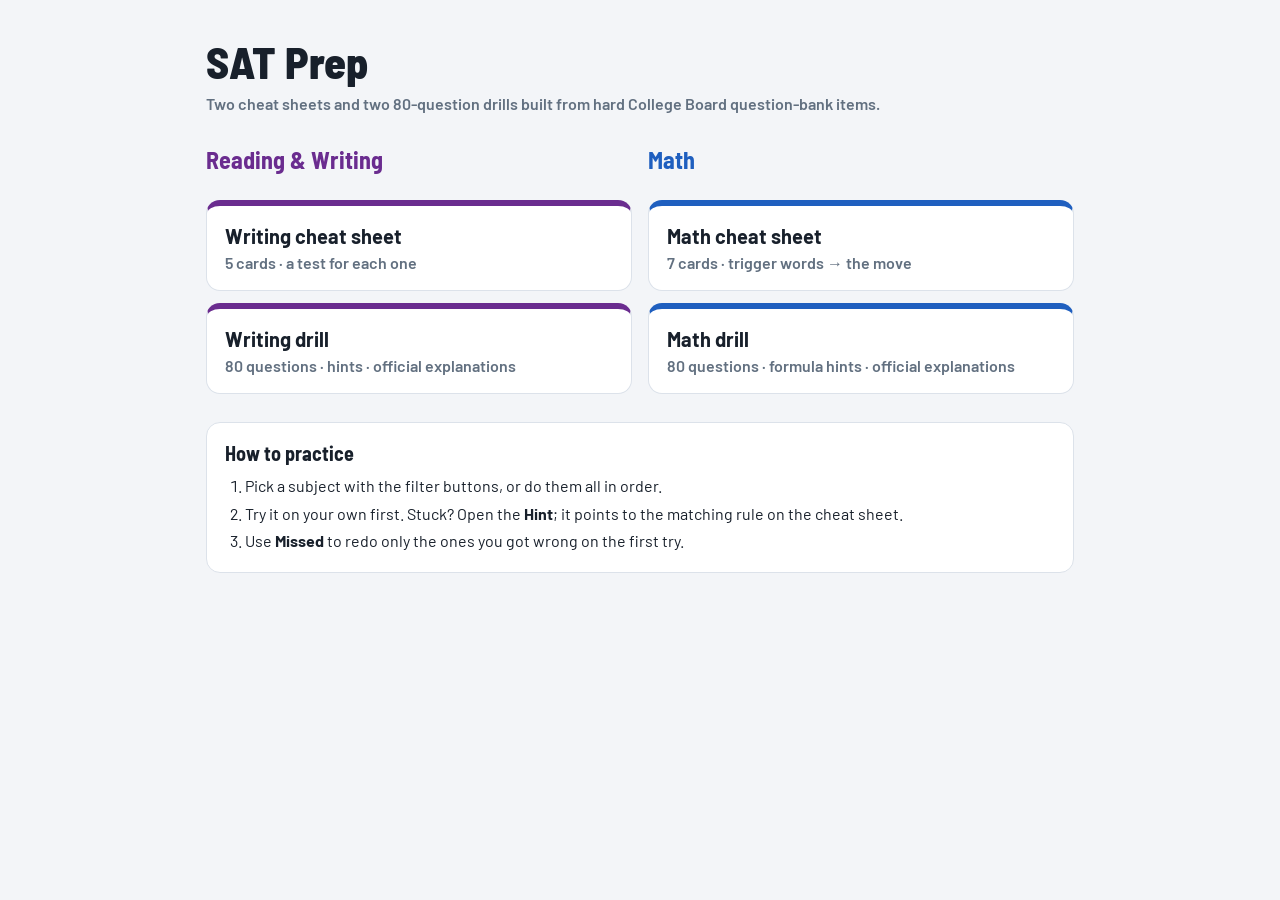
<file: index.html>
<!doctype html>
<html lang="en">
<head>
<meta charset="utf-8">
<meta name="viewport" content="width=device-width, initial-scale=1, viewport-fit=cover">
<title>SAT Prep</title>
<link rel="stylesheet" href="https://fonts.googleapis.com/css2?family=Barlow+Semi+Condensed:wght@700;800&family=Barlow:wght@500;600;700&display=swap">
<style>
:root{--paper:#F3F5F8;--card:#FFFFFF;--ink:#18202B;--muted:#627080;--line:#DCE2EA;--w:#6A2C8F;--m:#1F5FBF}
@media (prefers-color-scheme: dark){:root{--paper:#10151C;--card:#19212B;--ink:#EAEFF5;--muted:#A0ADBC;--line:#2C3644;--w:#C08BE6;--m:#7FB0FF;color-scheme:dark}}
*{box-sizing:border-box} body{margin:0;background:var(--paper);color:var(--ink);font-family:"Barlow","Helvetica Neue",Arial,sans-serif;font-size:16px;line-height:1.45}
.wrap{max-width:900px;margin:0 auto;padding:40px max(16px,env(safe-area-inset-right,0px)) 60px max(16px,env(safe-area-inset-left,0px))}
h1{font-family:"Barlow Semi Condensed","Arial Narrow",Arial,sans-serif;font-size:44px;font-weight:800;margin:0;line-height:1}
.sub{color:var(--muted);font-weight:600;margin:8px 0 28px}
.grid{display:grid;grid-template-columns:repeat(2,minmax(0,1fr));gap:16px}
h2{font-family:"Barlow Semi Condensed","Arial Narrow",Arial,sans-serif;font-size:24px;margin:0 0 10px;color:var(--k)}
.col{display:grid;gap:12px;align-content:start}
a.c{display:block;background:var(--card);border:1px solid var(--line);border-top:6px solid var(--k);border-radius:14px;padding:16px 18px;color:var(--ink);text-decoration:none;transition:transform .12s}
a.c:hover{transform:translateY(-2px)} a.c:focus-visible{outline:3px solid var(--ink);outline-offset:2px}
a.c b{display:block;font-size:20px} a.c span{color:var(--muted);font-weight:600}
.w{--k:var(--w)} .m{--k:var(--m)}
.how{margin-top:28px;background:var(--card);border:1px solid var(--line);border-radius:14px;padding:16px 18px}
.how h3{margin:0 0 6px;font-family:"Barlow Semi Condensed","Arial Narrow",Arial,sans-serif;font-size:20px}
.how ol{margin:0;padding-left:20px} .how li{margin:4px 0}
@media (max-width:600px){.grid{grid-template-columns:1fr} h1{font-size:34px}}
@media (prefers-reduced-motion:reduce){a.c{transition:none}}
</style>
</head>
<body>
<div class="wrap">
<h1>SAT Prep</h1>
<p class="sub">Two cheat sheets and two 80-question drills built from hard College Board question-bank items.</p>
<div class="grid">
  <div class="col w"><h2>Reading &amp; Writing</h2>
    <a class="c w" href="writing-playbook.html"><b>Writing cheat sheet</b><span>5 cards · a test for each one</span></a>
    <a class="c w" href="writing-drill.html"><b>Writing drill</b><span>80 questions · hints · official explanations</span></a></div>
  <div class="col m"><h2>Math</h2>
    <a class="c m" href="math-playbook.html"><b>Math cheat sheet</b><span>7 cards · trigger words → the move</span></a>
    <a class="c m" href="math-drill.html"><b>Math drill</b><span>80 questions · formula hints · official explanations</span></a></div>
</div>
<div class="how"><h3>How to practice</h3><ol>
  <li>Pick a subject with the filter buttons, or do them all in order.</li>
  <li>Try it on your own first. Stuck? Open the <b>Hint</b>; it points to the matching rule on the cheat sheet.</li>
  <li>Use <b>Missed</b> to redo only the ones you got wrong on the first try.</li>
</ol></div>
</div>
</body>
</html>
</file>
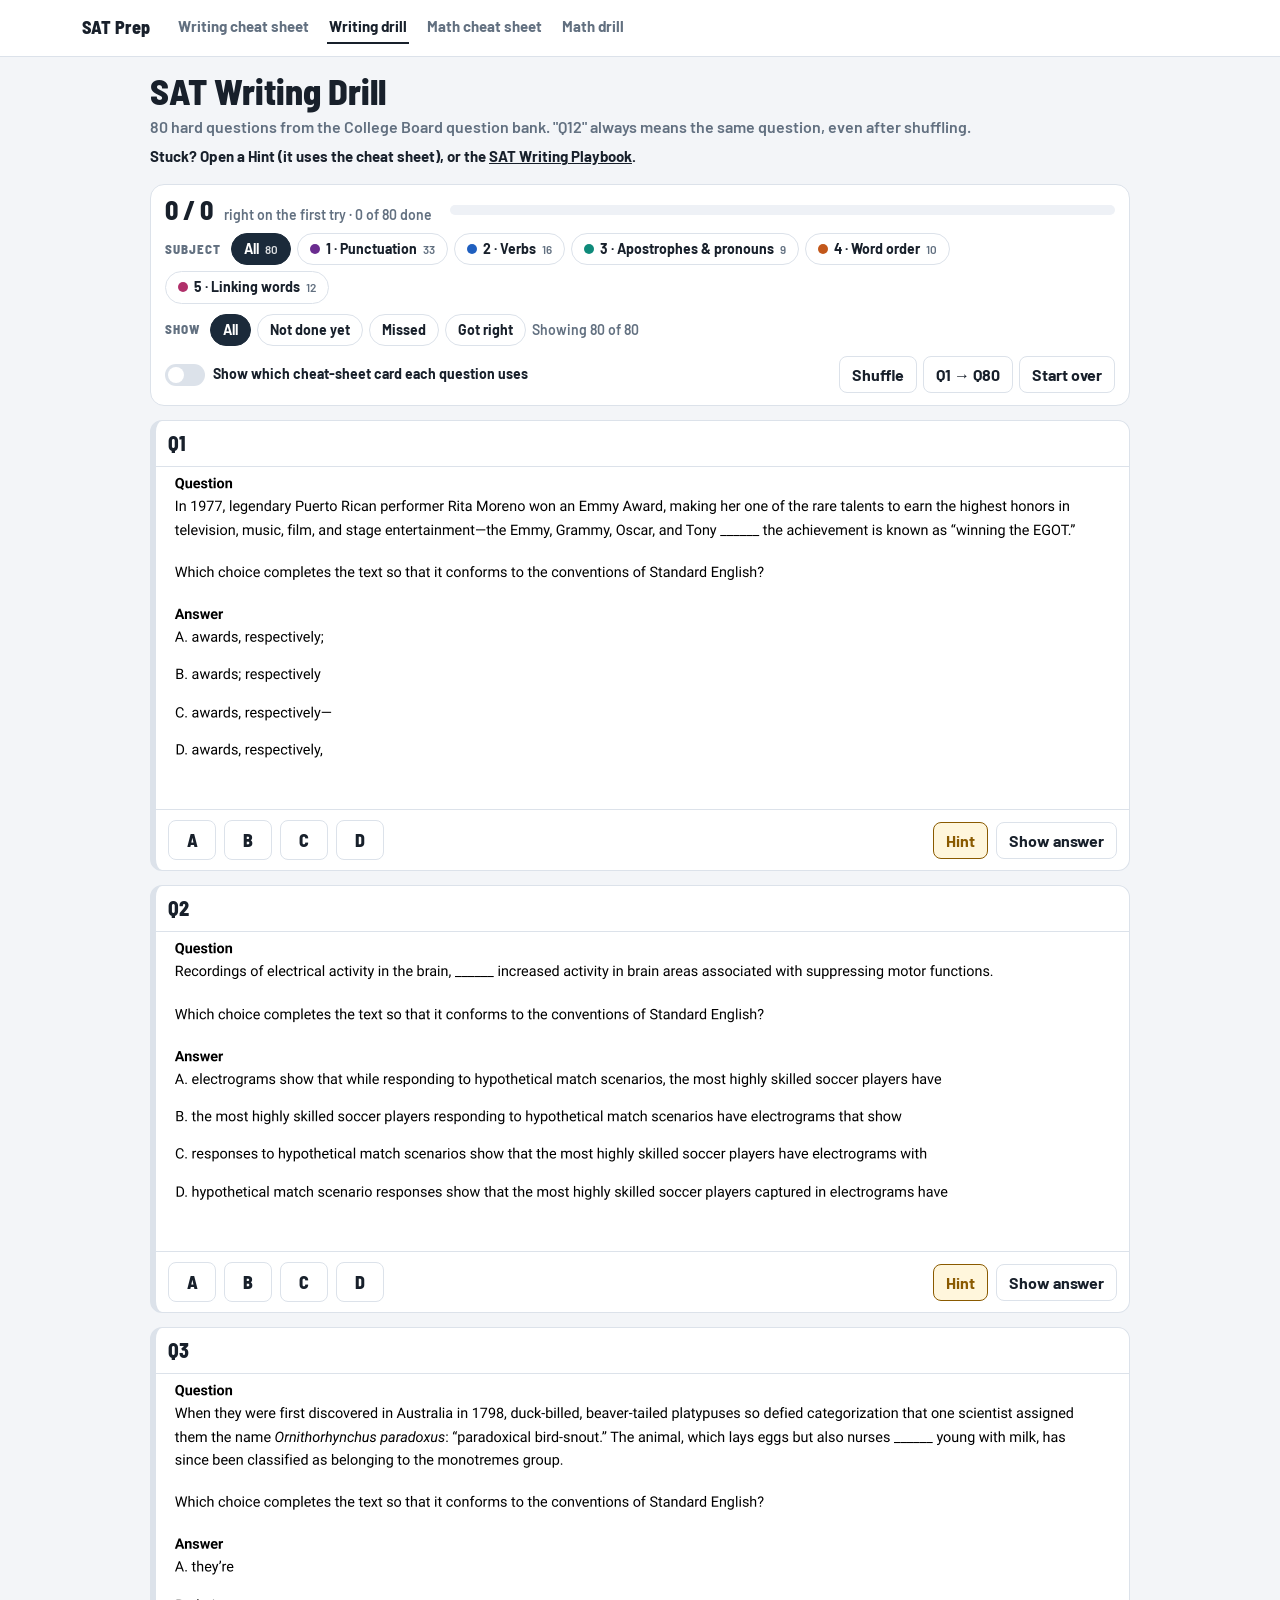
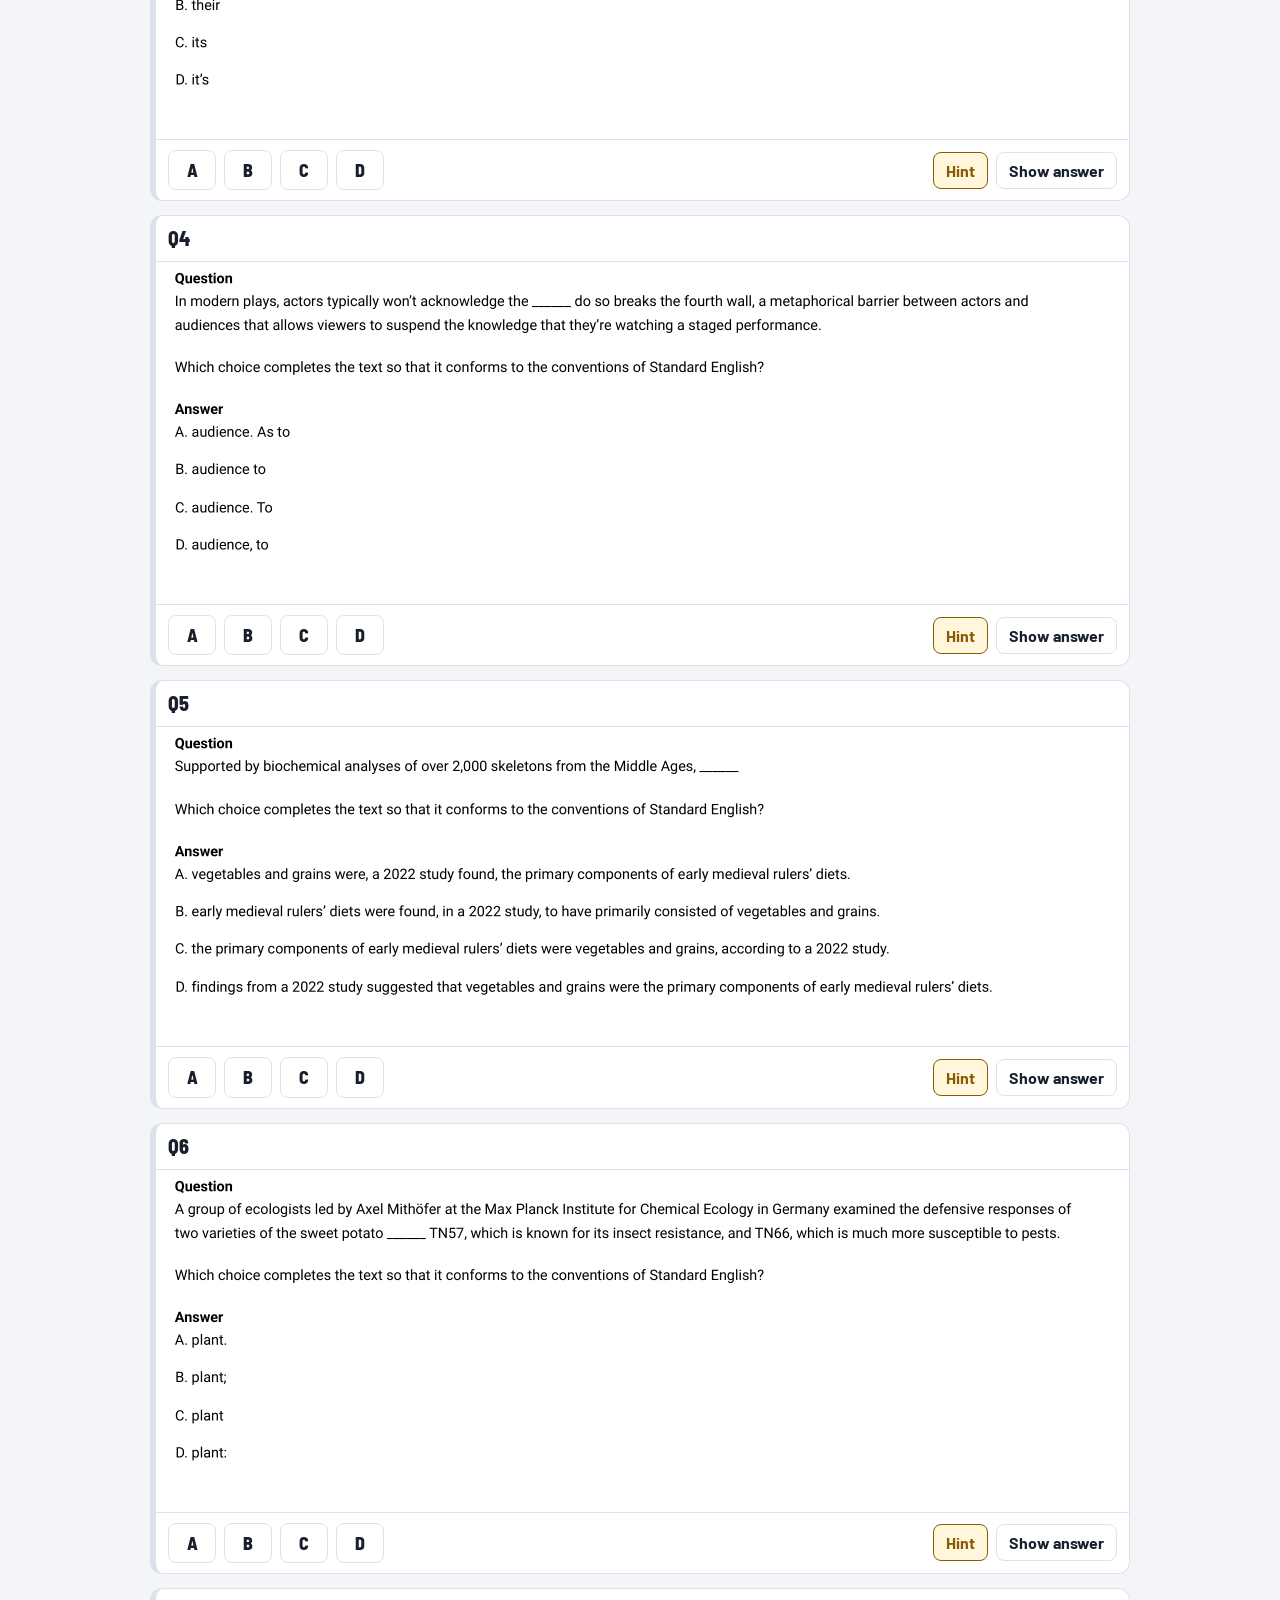
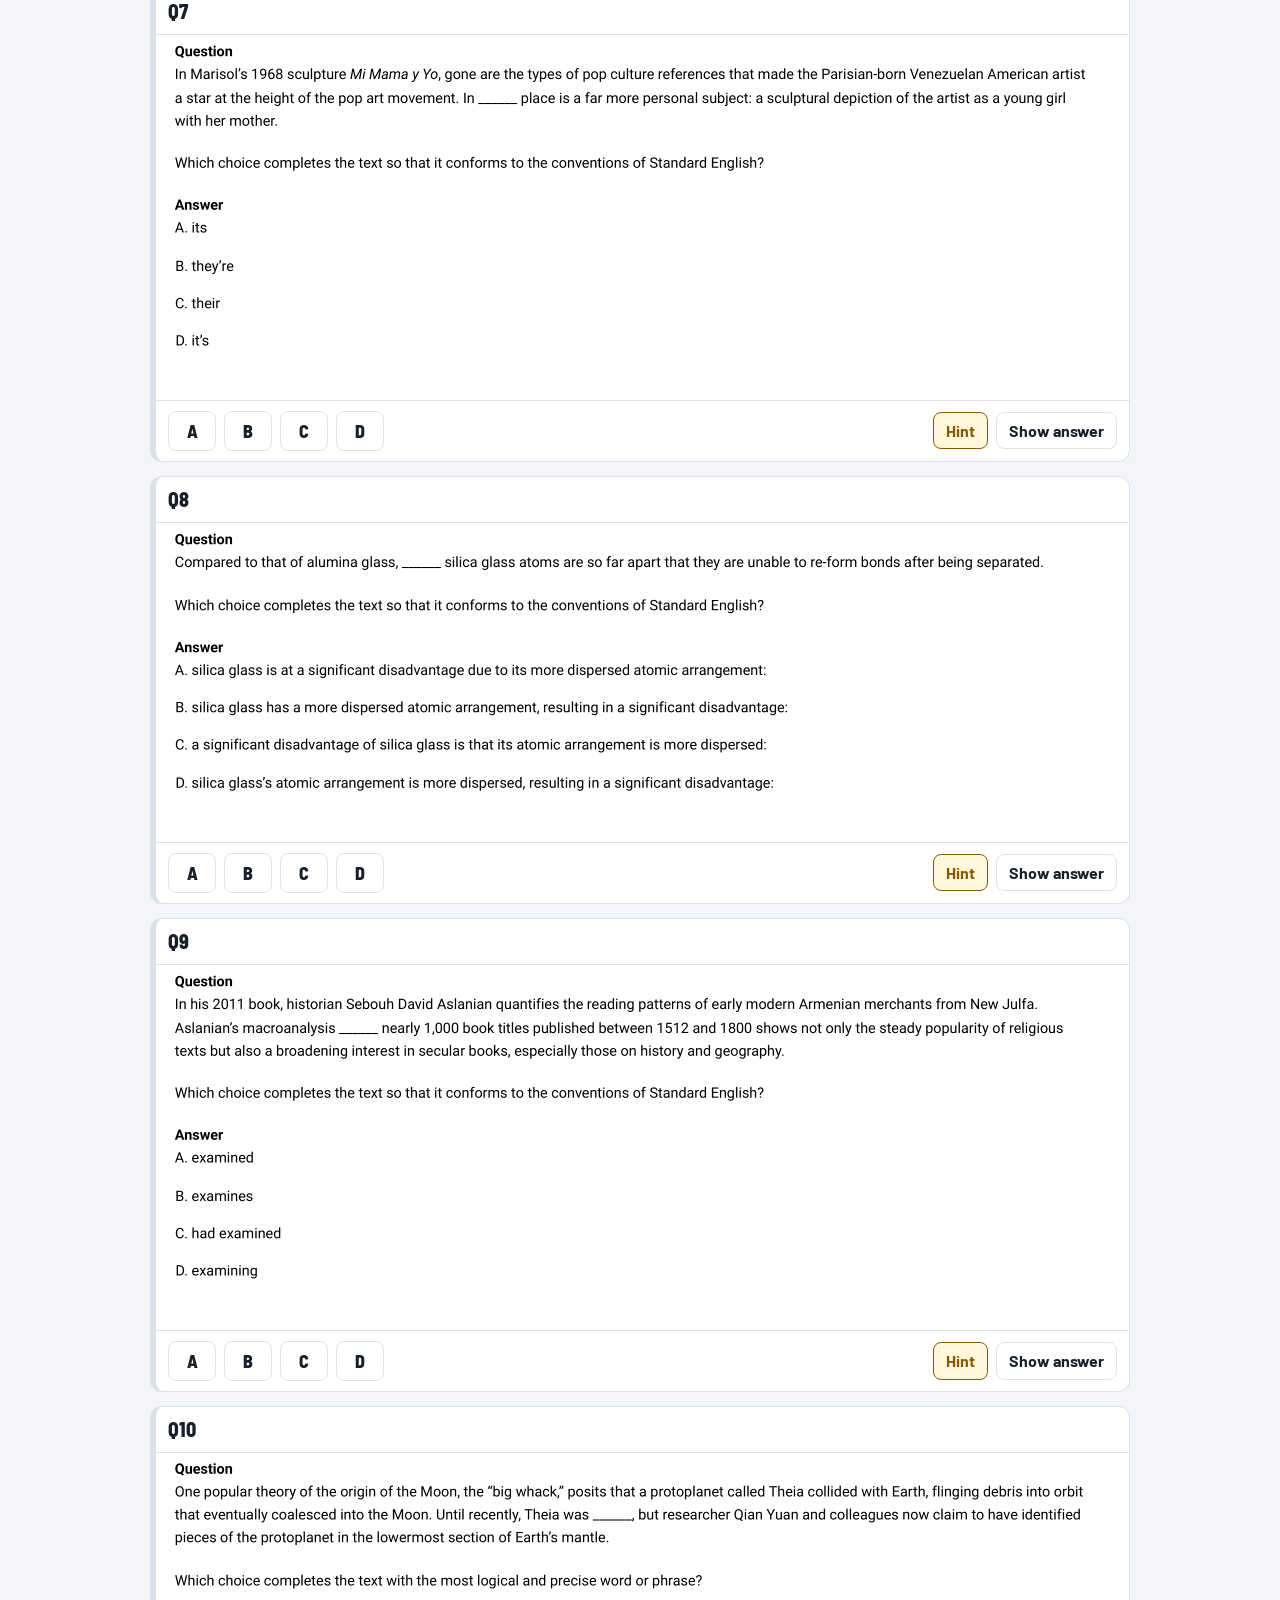
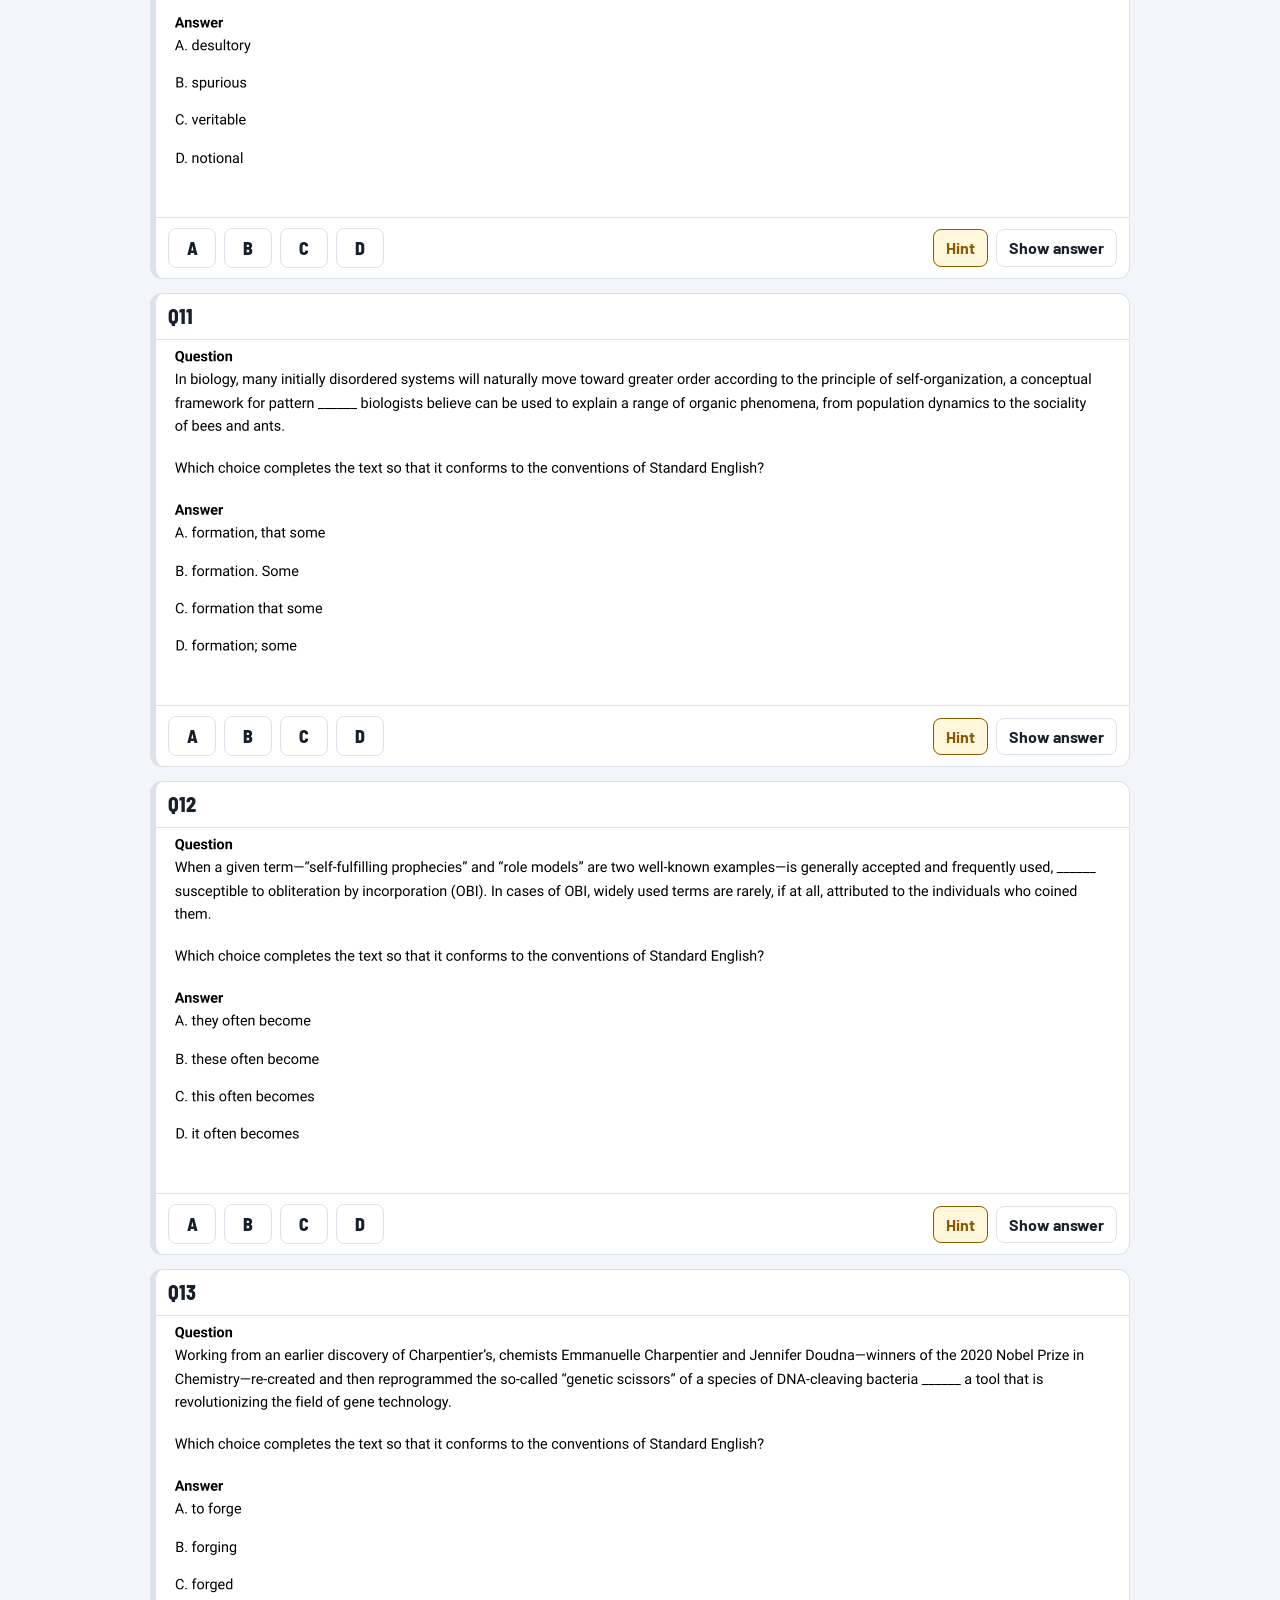
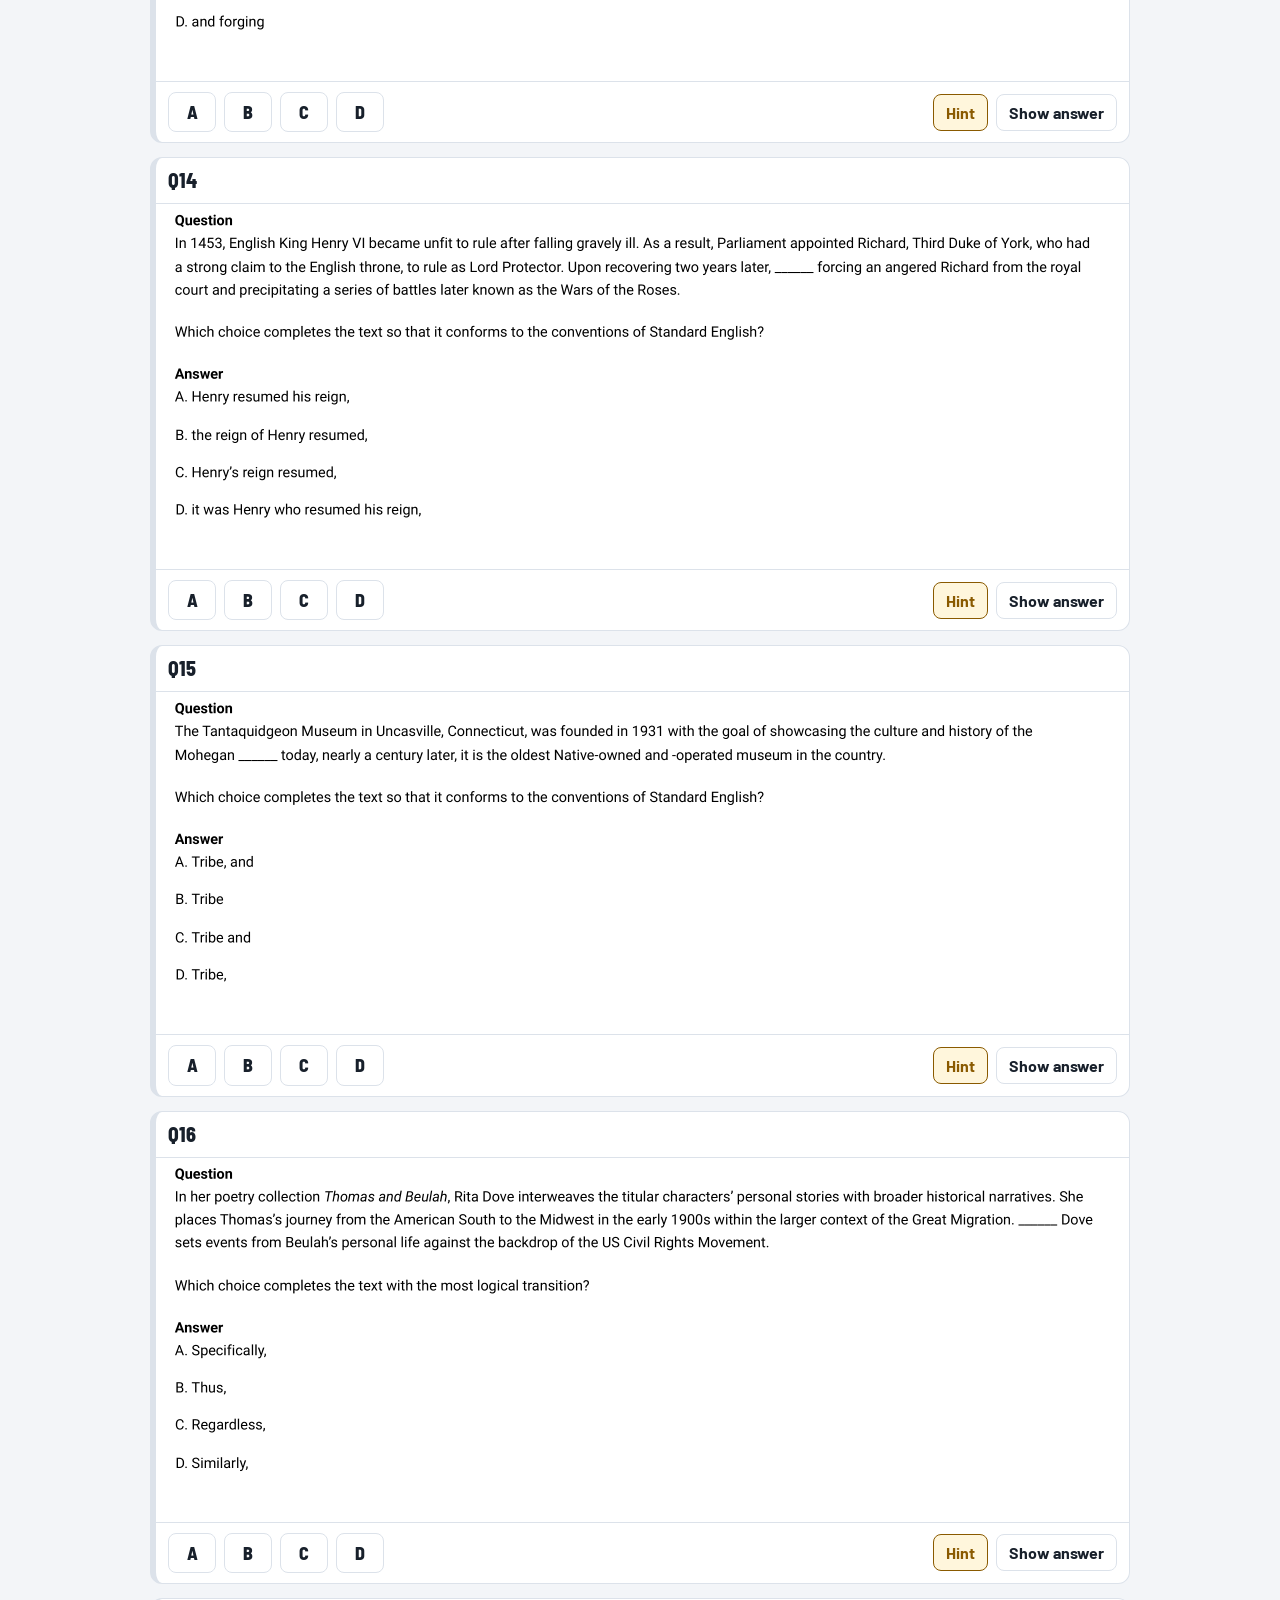
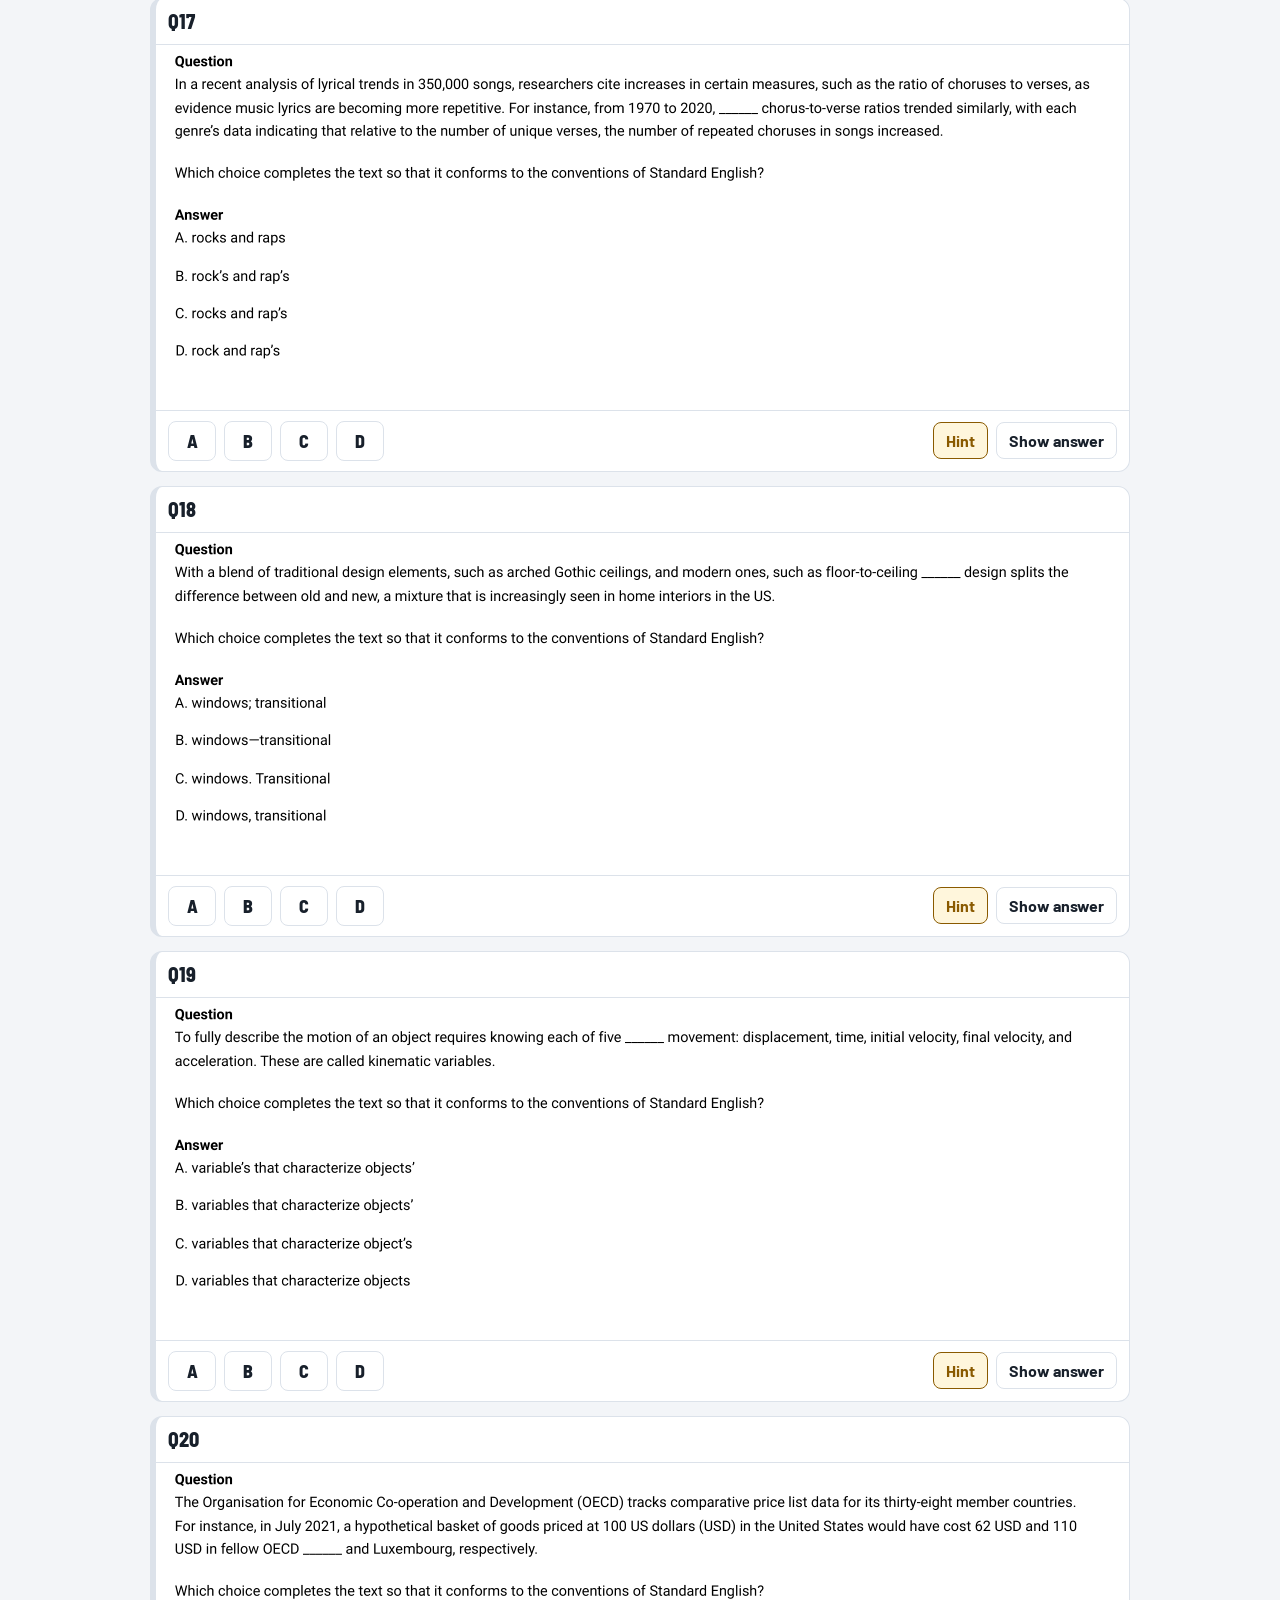
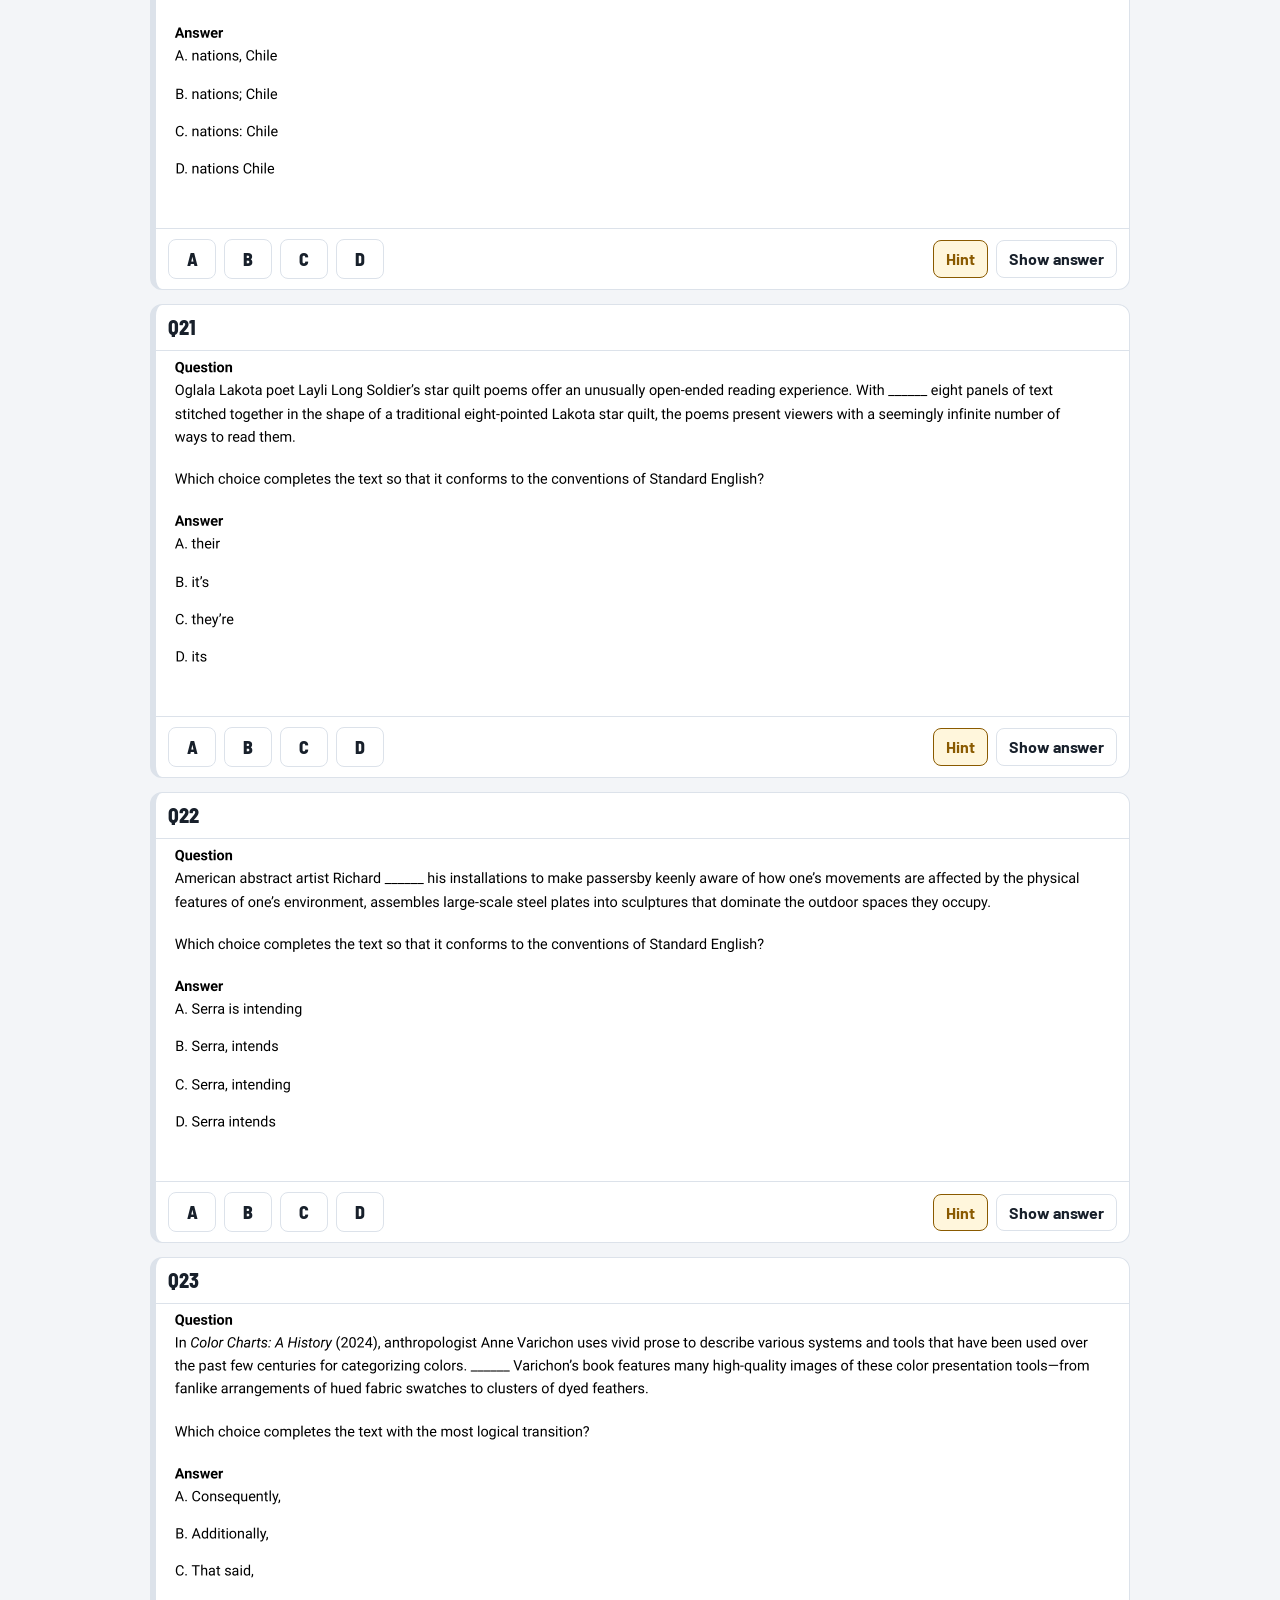
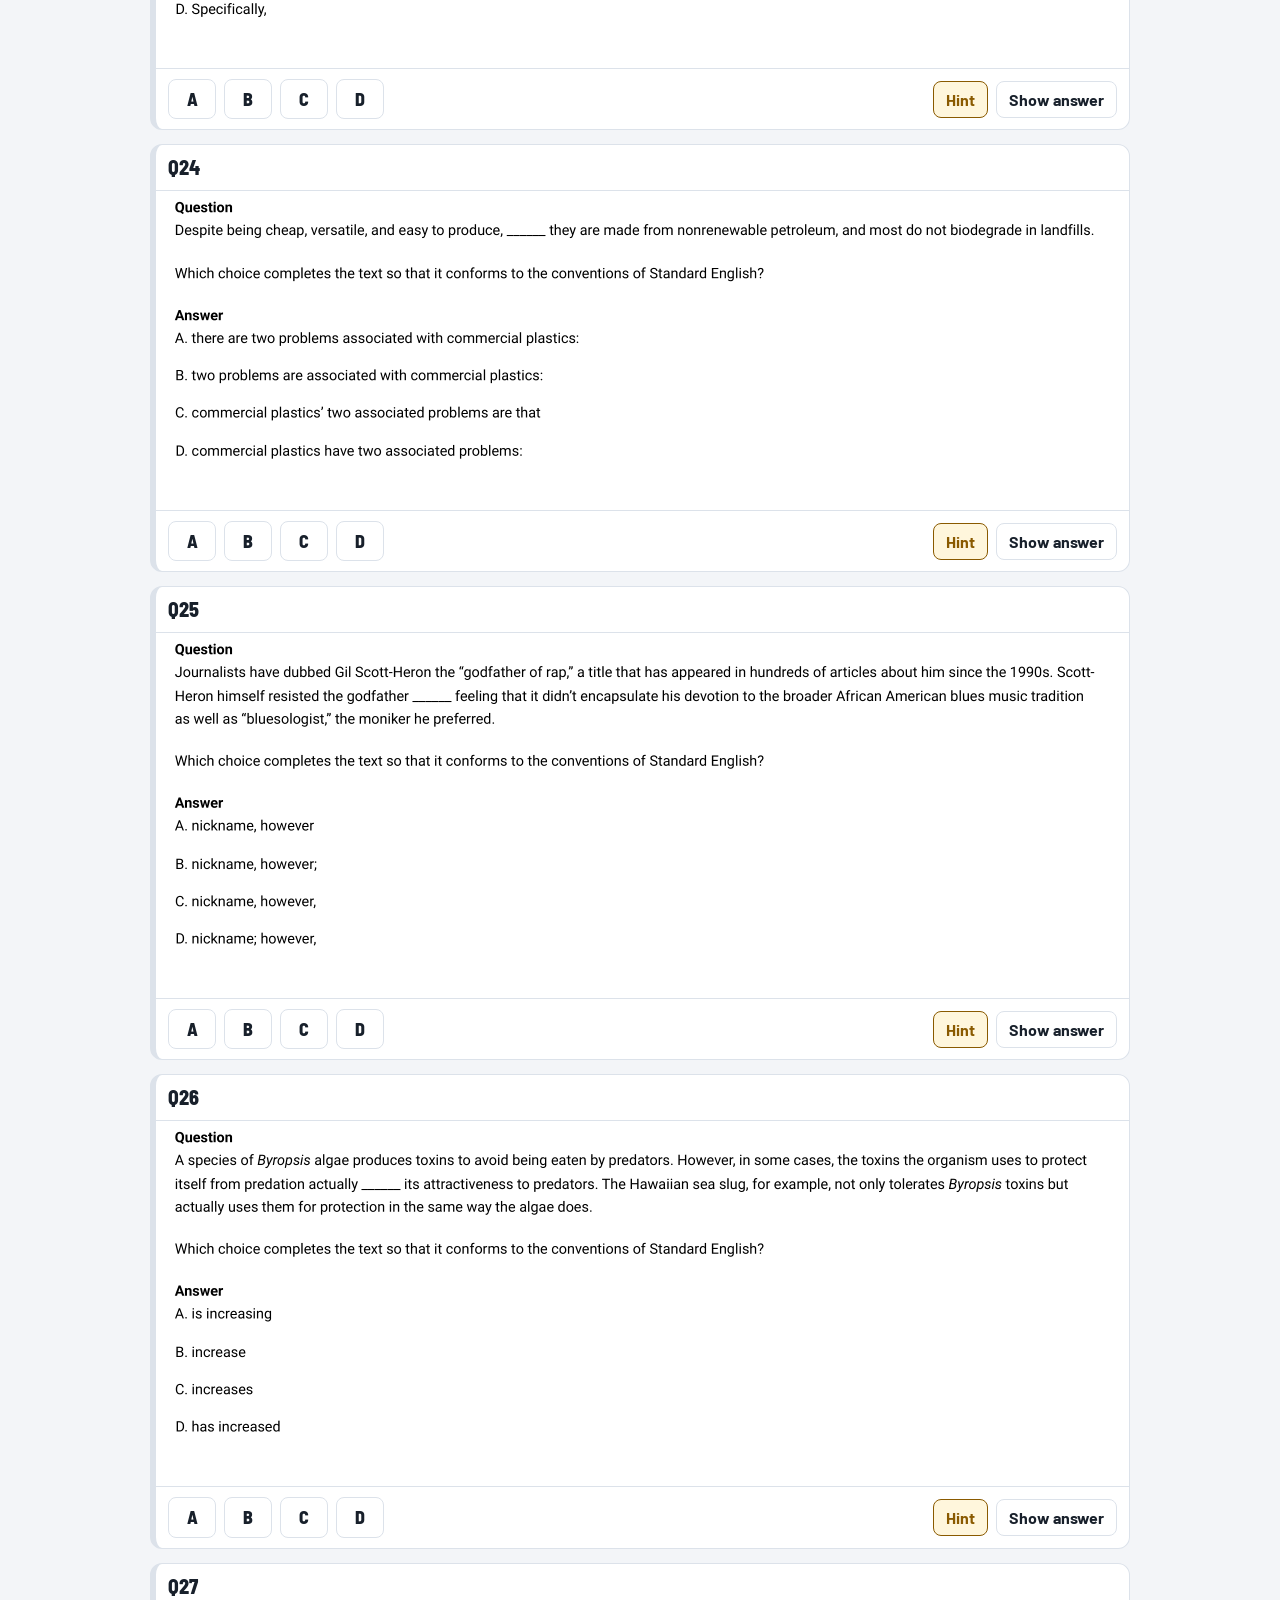
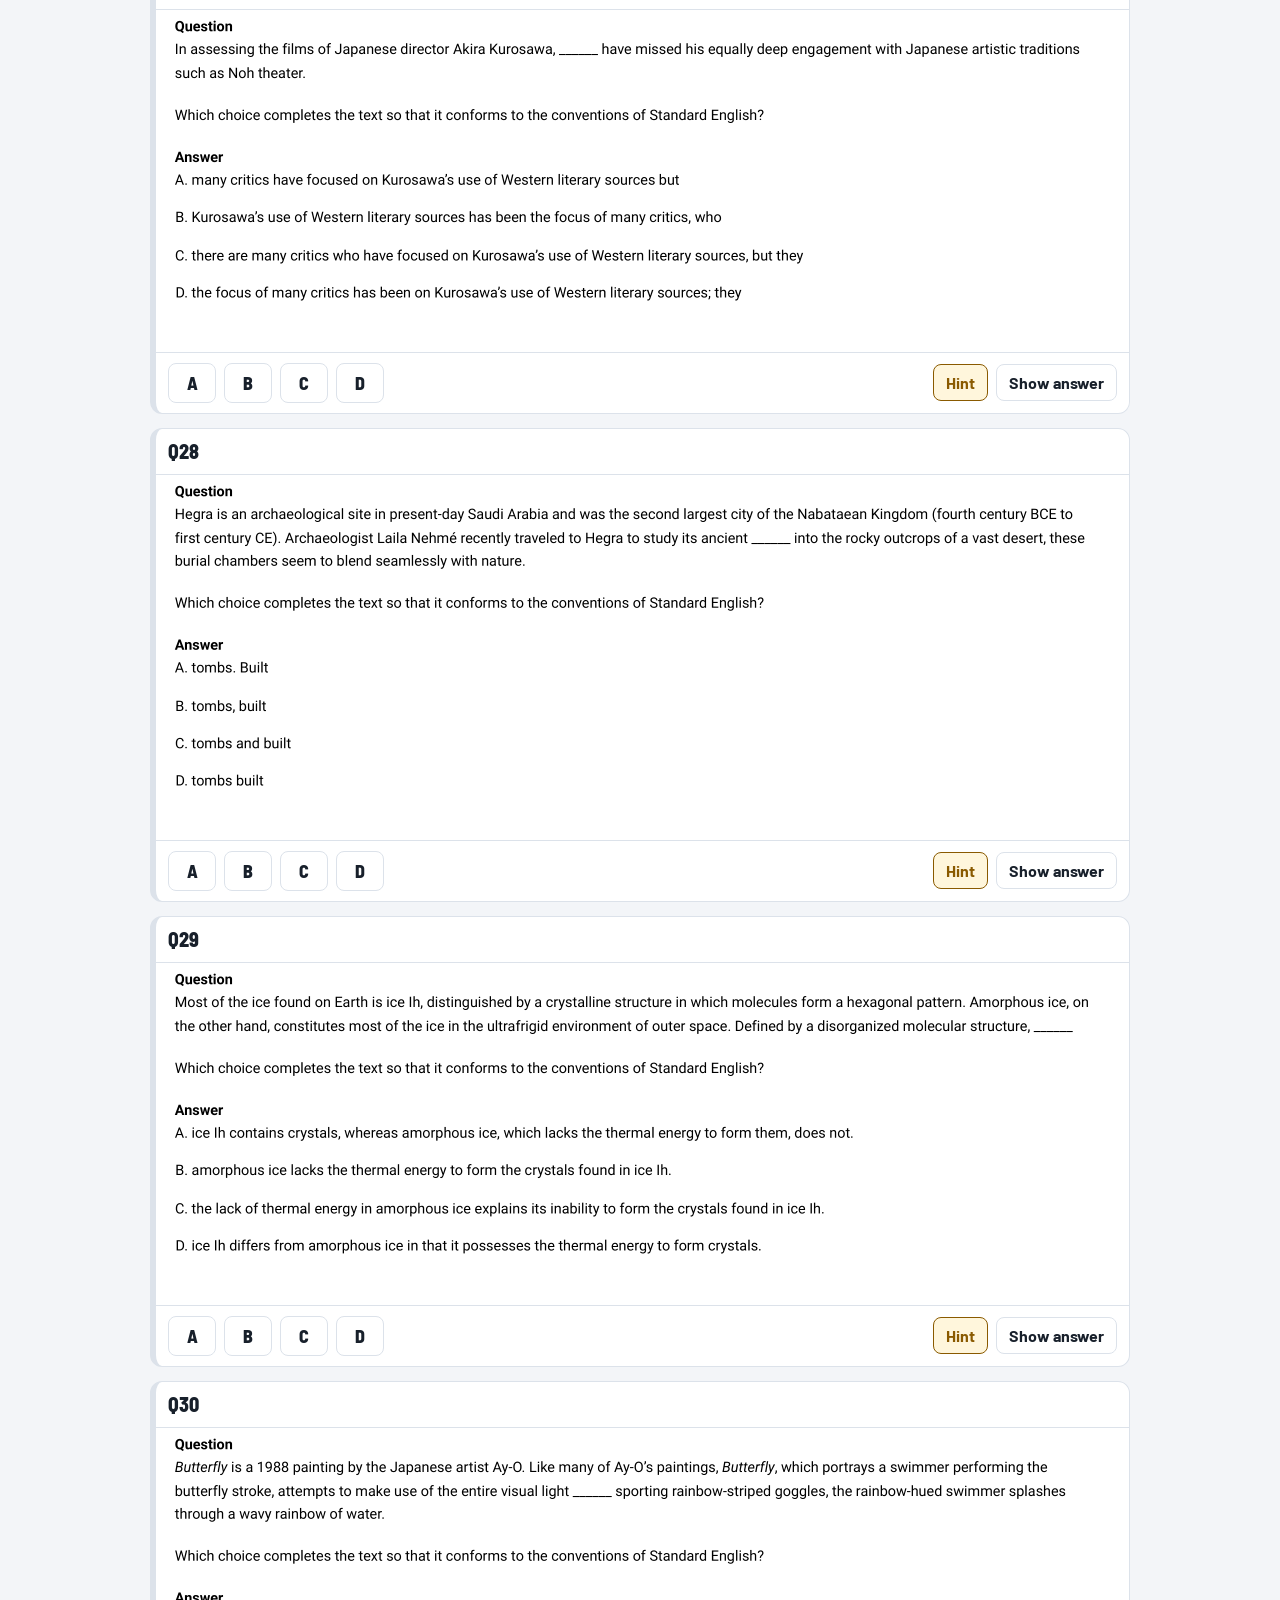
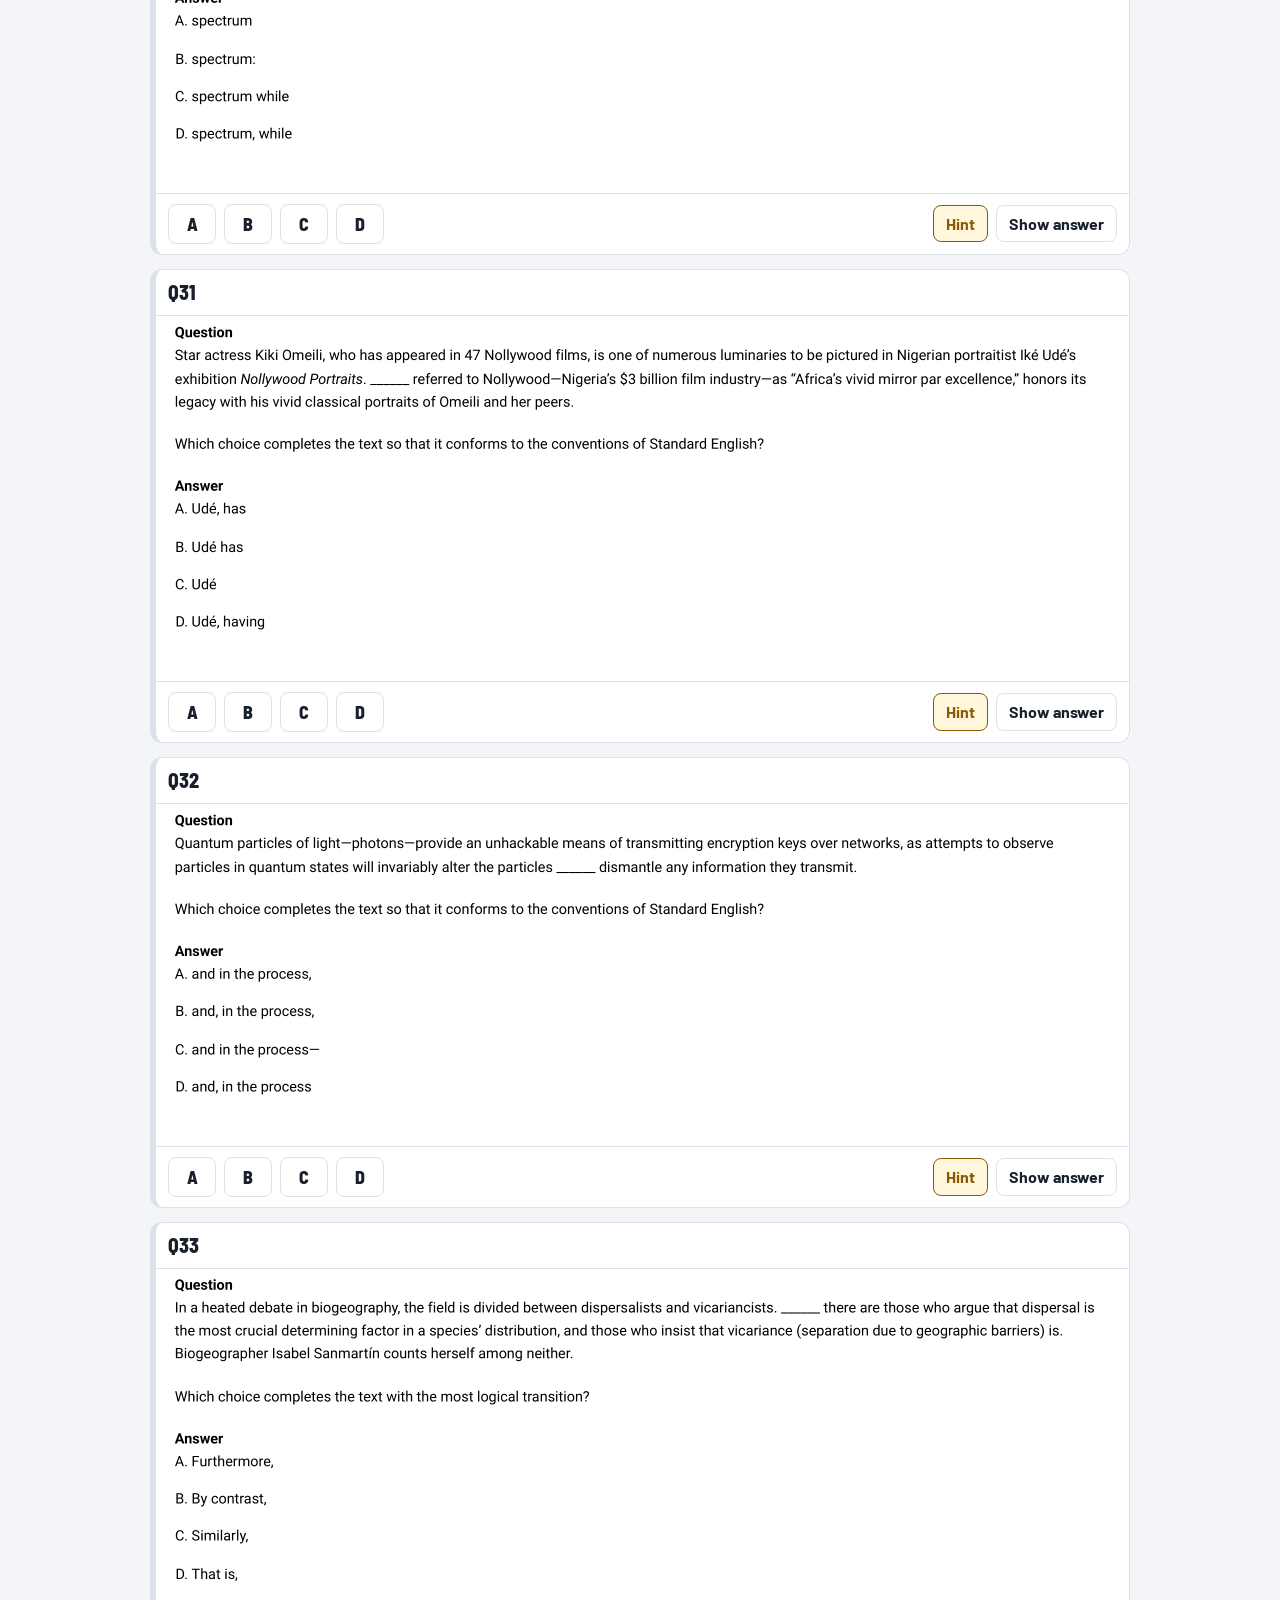
<file: writing-drill.html>
<!doctype html>
<html lang="en">
<head>
<meta charset="utf-8">
<meta name="viewport" content="width=device-width, initial-scale=1, viewport-fit=cover">
<title>SAT Writing Drill</title>
<link rel="stylesheet" href="https://fonts.googleapis.com/css2?family=Barlow+Semi+Condensed:wght@600;700;800&family=Barlow:wght@400;500;600;700;800&family=JetBrains+Mono:wght@500&display=swap">
<style>
:root{
  --paper:#F3F5F8; --card:#FFFFFF; --ink:#18202B; --muted:#627080; --line:#DCE2EA; --chip:#EEF1F6;
  --accent:#1B2A3A; --ok:#2E7D32; --ok-bg:#E8F5E9; --bad:#C62828; --bad-bg:#FDECEC; --hint:#8A5A00; --hint-bg:#FFF6DC; --img-bg:#FFFFFF;
  --display:"Barlow Semi Condensed","Arial Narrow",Arial,sans-serif; --body:"Barlow","Helvetica Neue",Arial,sans-serif;
  --mono:"JetBrains Mono",ui-monospace,Consolas,monospace;
  --k1:#6A2C8F; --k2:#1F5FBF; --k3:#0E8A7A; --k4:#C2571A; --k5:#B0306A;
}
@media (prefers-color-scheme: dark){ :root:not([data-theme="light"]){
  --paper:#10151C; --card:#19212B; --ink:#EAEFF5; --muted:#A0ADBC; --line:#2C3644; --chip:#222C38; --accent:#EAEFF5;
  --ok:#8FD694; --ok-bg:#1A3220; --bad:#FF8A80; --bad-bg:#3A1C1C; --hint:#FFD27A; --hint-bg:#3A2E12; --img-bg:#F4F4F4; --k1:#C08BE6; --k2:#7FB0FF; --k3:#5FD4C2; --k4:#FFA36B; --k5:#F287B8; color-scheme:dark } }
:root[data-theme="dark"]{
  --paper:#10151C; --card:#19212B; --ink:#EAEFF5; --muted:#A0ADBC; --line:#2C3644; --chip:#222C38; --accent:#EAEFF5;
  --ok:#8FD694; --ok-bg:#1A3220; --bad:#FF8A80; --bad-bg:#3A1C1C; --hint:#FFD27A; --hint-bg:#3A2E12; --img-bg:#F4F4F4; --k1:#C08BE6; --k2:#7FB0FF; --k3:#5FD4C2; --k4:#FFA36B; --k5:#F287B8; color-scheme:dark }
*{box-sizing:border-box}
body{margin:0;background:var(--paper);color:var(--ink);font-family:var(--body);font-size:16px;line-height:1.45;
  padding-left:max(16px,env(safe-area-inset-left,0px));padding-right:max(16px,env(safe-area-inset-right,0px));padding-block:22px 60px}
.wrap{max-width:980px;margin:0 auto}
h1,h2,h3{font-family:var(--display);margin:0;text-wrap:balance}
h1{font-size:36px;font-weight:800;line-height:1}
.sub{color:var(--muted);font-weight:600;margin:6px 0 0}
.toplinks{margin-top:8px;font-weight:700;font-size:15px}
.toplinks a{color:var(--ink)}
button{font:inherit;cursor:pointer;border-radius:8px;border:1.5px solid var(--line);background:var(--card);color:var(--ink);padding:6px 12px;font-weight:700}
button:focus-visible,a:focus-visible,input:focus-visible{outline:3px solid var(--ink);outline-offset:2px}

/* toolbar */
.bar{background:var(--card);border:1px solid var(--line);border-radius:14px;padding:12px 14px;margin:16px 0 14px;display:grid;gap:10px}
.scorerow{display:flex;flex-wrap:wrap;gap:8px 18px;align-items:center}
.score{font-family:var(--display);font-size:26px;font-weight:800;line-height:1}
.score small{font-family:var(--body);font-size:14px;color:var(--muted);font-weight:600;margin-left:6px}
.prog{flex:1 1 160px;height:10px;border-radius:99px;background:var(--chip);overflow:hidden;min-width:120px}
.prog i{display:block;height:100%;width:0;background:var(--ok);transition:width .3s}
.btns{display:flex;gap:6px;flex-wrap:wrap;margin-left:auto}
.lab{font-family:var(--display);font-weight:800;font-size:13px;letter-spacing:.08em;text-transform:uppercase;color:var(--muted);margin-right:4px}
.chips{display:flex;flex-wrap:wrap;gap:6px;align-items:center}
.chip{border-radius:99px;padding:5px 12px;font-size:14px;border:1.5px solid var(--line);background:var(--card);display:inline-flex;gap:6px;align-items:center}
.chip .d{width:10px;height:10px;border-radius:50%;background:var(--k);flex:none}
.chip small{color:var(--muted);font-weight:600}
.chip[aria-pressed="true"]{background:var(--k,var(--accent));border-color:var(--k,var(--accent));color:var(--card)}
.chip[aria-pressed="true"] small{color:var(--card);opacity:.85}
.chip[aria-pressed="true"] .d{background:var(--card)}
.switch{display:inline-flex;align-items:center;gap:8px;font-weight:700;font-size:14px;cursor:pointer;user-select:none}
.switch input{appearance:none;-webkit-appearance:none;width:40px;height:22px;border-radius:99px;background:var(--line);position:relative;margin:0;cursor:pointer;transition:background .15s}
.switch input::after{content:"";position:absolute;top:3px;left:3px;width:16px;height:16px;border-radius:50%;background:var(--card);transition:left .15s}
.switch input:checked{background:var(--ok)}
.switch input:checked::after{left:21px}
.shown{color:var(--muted);font-weight:600;font-size:14px}

/* question */
.q{background:var(--card);border:1px solid var(--line);border-left:6px solid var(--line);border-radius:12px;margin:0 0 14px;overflow:hidden}
body.labels .q{border-left-color:var(--k)}
.qh{display:flex;flex-wrap:wrap;gap:6px 10px;align-items:center;padding:8px 12px;border-bottom:1px solid var(--line)}
.qn{font-family:var(--display);font-size:20px;font-weight:800;min-width:44px}
.lbl{display:none;align-items:center;gap:6px;border-radius:99px;padding:3px 10px;font-size:13px;font-weight:700;background:var(--chip);color:var(--ink);text-decoration:none}
.lbl b{color:var(--k)}
body.labels .lbl{display:inline-flex}
.mark{margin-left:auto;font-weight:800;font-size:15px}
.q.right .mark{color:var(--ok)} .q.wrong .mark{color:var(--bad)}
.qimg{background:var(--img-bg);padding:10px 12px}
.qimg img{display:block;max-width:100%;height:auto}
.ans{display:flex;flex-wrap:wrap;gap:8px;align-items:center;padding:10px 12px;border-top:1px solid var(--line)}
.mc{min-width:48px;font-family:var(--display);font-size:18px;font-weight:800}
.mc.no{background:var(--bad-bg);border-color:var(--bad);color:var(--bad);text-decoration:line-through}
.mc.yes{background:var(--ok-bg);border-color:var(--ok);color:var(--ok)}
.ans input[type=text]{font:inherit;font-family:var(--mono);font-size:15px;padding:6px 10px;border:1.5px solid var(--line);border-radius:8px;background:var(--paper);color:var(--ink);width:150px;max-width:100%}
.ans input.yes{border-color:var(--ok);background:var(--ok-bg)}
.fb{font-weight:700;min-width:0}
.fb.ok{color:var(--ok)} .fb.bad{color:var(--bad)}
.acts{display:flex;gap:8px;margin-left:auto}
.hintbtn{background:var(--hint-bg);border-color:var(--hint);color:var(--hint)}
.hint{padding:10px 14px;background:var(--hint-bg);border-top:1px dashed var(--hint)}
.hint .t{display:inline-block;font-family:var(--display);font-weight:800;font-size:12px;letter-spacing:.1em;background:var(--hint);color:var(--card);border-radius:6px;padding:2px 8px;margin-right:8px;vertical-align:2px}
.hint b{font-family:var(--display);font-size:19px;font-weight:800}
.hint p{margin:6px 0 4px}
.hint a{color:var(--ink);font-weight:700;font-size:14px}
.rat{border-top:1px dashed var(--line);background:var(--img-bg);padding:10px 12px}
.rat img{display:block;max-width:100%;height:auto}
.empty{background:var(--card);border:2px dashed var(--line);border-radius:12px;padding:24px;text-align:center;color:var(--muted);font-weight:700}

/* summary */
.sum{background:var(--card);border:1px solid var(--line);border-radius:14px;padding:14px 16px;margin-top:22px}
.sum h2{font-size:22px;font-weight:800;margin-bottom:8px}
.srow{display:grid;grid-template-columns:minmax(0,1fr) auto auto;gap:6px 14px;align-items:center;padding:7px 0;border-top:1px solid var(--line)}
.srow:first-of-type{border-top:0}
.srow .nm{display:flex;align-items:center;gap:8px;font-weight:800;min-width:0}
.srow .nm i{width:12px;height:12px;border-radius:50%;background:var(--k);flex:none}
.srow .st{color:var(--muted);font-weight:600;font-size:14px;text-align:right}
.srow .go{display:flex;gap:6px}
.srow .go a{font-size:14px;font-weight:700;color:var(--ink);align-self:center}
.minibar{height:6px;border-radius:99px;background:var(--chip);overflow:hidden;grid-column:1/-1}
.minibar i{display:block;height:100%;background:var(--k)}
.foot{color:var(--muted);font-size:12.5px;margin-top:18px}
@media (max-width:560px){h1{font-size:28px}.acts{margin-left:0;width:100%}.acts button{flex:1}.srow{grid-template-columns:minmax(0,1fr) auto}.srow .go{grid-column:1/-1}.qimg,.rat{padding:6px}}
@media (prefers-reduced-motion:reduce){.prog i,.switch input,.switch input::after{transition:none}}
.kk1{--k:var(--k1)}.kk2{--k:var(--k2)}.kk3{--k:var(--k3)}.kk4{--k:var(--k4)}.kk5{--k:var(--k5)}</style>
<style>
:root{padding-top:env(safe-area-inset-top,0px);padding-bottom:env(safe-area-inset-bottom,0px)}
[hidden]{display:none!important} img{max-width:100%}
.sitenav{margin:-22px calc(-1 * max(16px,env(safe-area-inset-right,0px))) 16px calc(-1 * max(16px,env(safe-area-inset-left,0px)));--n-bg:#FFFFFF;--n-fg:#18202B;--n-mu:#627080;--n-ln:#DCE2EA;background:var(--n-bg);border-bottom:1px solid var(--n-ln);
  font-family:"Barlow","Helvetica Neue",Arial,sans-serif;padding-left:max(16px,env(safe-area-inset-left,0px));padding-right:max(16px,env(safe-area-inset-right,0px))}
@media (prefers-color-scheme: dark){.sitenav{--n-bg:#19212B;--n-fg:#EAEFF5;--n-mu:#A0ADBC;--n-ln:#2C3644}}
.sitenav .in{max-width:1120px;margin:0 auto;display:flex;flex-wrap:wrap;gap:4px 16px;align-items:center;padding-block:10px}
.sitenav a{color:var(--n-mu);text-decoration:none;font-weight:700;font-size:15px;padding:4px 2px;border-bottom:2px solid transparent}
.sitenav a:hover{color:var(--n-fg)}
.sitenav a[aria-current="page"]{color:var(--n-fg);border-bottom-color:currentColor}
.sitenav .brand{color:var(--n-fg);font-family:"Barlow Semi Condensed","Arial Narrow",Arial,sans-serif;font-weight:800;font-size:18px;margin-right:8px}
</style>
</head>
<body>
<nav class="sitenav" aria-label="SAT prep pages"><div class="in"><a class="brand" href="index.html">SAT Prep</a><a href="writing-playbook.html">Writing cheat sheet</a><a href="writing-drill.html" aria-current="page">Writing drill</a><a href="math-playbook.html">Math cheat sheet</a><a href="math-drill.html">Math drill</a></div></nav>

<div class="wrap">
<header>
  <h1>SAT Writing Drill</h1>
  <p class="sub">80 hard questions from the College Board question bank. &quot;Q12&quot; always means the same question, even after shuffling.</p>
  <div class="toplinks">Stuck? Open a <b>Hint</b> (it uses the cheat sheet), or the <a href="writing-playbook.html" target="_blank" rel="noopener">SAT Writing Playbook</a>.</div>
</header>

<section class="bar" id="bar" aria-label="Score and filters">
  <div class="scorerow">
    <span class="score" id="score">0 / 0 <small id="scoresub"></small></span>
    <span class="prog" aria-hidden="true"><i id="prog"></i></span>
  </div>
  <div class="chips"><span class="lab">Subject</span><button class="chip" id="c-all" aria-pressed="true">All <small>80</small></button><button class="chip kk1" data-card="1" aria-pressed="false"><span class="d"></span>1 · Punctuation <small>33</small></button><button class="chip kk2" data-card="2" aria-pressed="false"><span class="d"></span>2 · Verbs <small>16</small></button><button class="chip kk3" data-card="3" aria-pressed="false"><span class="d"></span>3 · Apostrophes &amp; pronouns <small>9</small></button><button class="chip kk4" data-card="4" aria-pressed="false"><span class="d"></span>4 · Word order <small>10</small></button><button class="chip kk5" data-card="5" aria-pressed="false"><span class="d"></span>5 · Linking words <small>12</small></button></div>
  <div class="chips"><span class="lab">Show</span>
    <button class="chip" data-status="all" aria-pressed="true">All</button>
    <button class="chip" data-status="todo" aria-pressed="false">Not done yet</button>
    <button class="chip" data-status="missed" aria-pressed="false">Missed</button>
    <button class="chip" data-status="right" aria-pressed="false">Got right</button>
    <span class="shown" id="shown"></span>
  </div>
  <div class="chips">
    <label class="switch"><input type="checkbox" id="labelsToggle"> Show which cheat-sheet card each question uses</label>
    <span class="btns"><button id="shuffleBtn">Shuffle</button><button id="orderBtn">Q1 → Q80</button><button id="resetBtn">Start over</button></span>
  </div>
</section>

<div id="list">
<article class="q kk1" id="q-e41018de">
<div class="qh"><span class="qn">Q1</span><a class="lbl" href="writing-playbook.html#w-pairs" target="_blank" rel="noopener"><b>1 · Punctuation</b> → pairs</a><span class="mark"></span></div>
<div class="qimg"><img src="img/writing/e41018de-q.png" alt="Question 1" loading="lazy"></div>
<div class="ans"><button class="mc" data-c="A" aria-label="Answer A">A</button><button class="mc" data-c="B" aria-label="Answer B">B</button><button class="mc" data-c="C" aria-label="Answer C">C</button><button class="mc" data-c="D" aria-label="Answer D">D</button><span class="fb" aria-live="polite"></span><span class="acts"><button class="hintbtn" aria-expanded="false">Hint</button><button class="revbtn">Show answer</button></span></div>
<div class="hint" hidden><span class="t">TEST</span><b>Split test</b><p>Two checks. &#x27;respectively&#x27; is a small add-on, so a comma sets it off. Then: can &#x27;the achievement is known as winning the EGOT&#x27; stand alone? If so, sentence one needs STOP punctuation.</p><a href="writing-playbook.html#w-pairs" target="_blank" rel="noopener">See it on the cheat sheet →</a></div>
<div class="rat" hidden><img src="img/writing/e41018de-a.png" alt="Official answer and explanation for Q1" loading="lazy"></div>
</article>
<article class="q kk4" id="q-e060dd6b">
<div class="qh"><span class="qn">Q2</span><a class="lbl" href="writing-playbook.html#w-mod" target="_blank" rel="noopener"><b>4 · Word order</b> → who did it?</a><span class="mark"></span></div>
<div class="qimg"><img src="img/writing/e060dd6b-q.png" alt="Question 2" loading="lazy"></div>
<div class="ans"><button class="mc" data-c="A" aria-label="Answer A">A</button><button class="mc" data-c="B" aria-label="Answer B">B</button><button class="mc" data-c="C" aria-label="Answer C">C</button><button class="mc" data-c="D" aria-label="Answer D">D</button><span class="fb" aria-live="polite"></span><span class="acts"><button class="hintbtn" aria-expanded="false">Hint</button><button class="revbtn">Show answer</button></span></div>
<div class="hint" hidden><span class="t">TEST</span><b>Who did it?</b><p>&#x27;Recordings of electrical activity in the brain&#x27; is a description. Which noun in the choices IS a recording of brain activity? It must come right after the comma.</p><a href="writing-playbook.html#w-mod" target="_blank" rel="noopener">See it on the cheat sheet →</a></div>
<div class="rat" hidden><img src="img/writing/e060dd6b-a.png" alt="Official answer and explanation for Q2" loading="lazy"></div>
</article>
<article class="q kk3" id="q-3bceeb93">
<div class="qh"><span class="qn">Q3</span><a class="lbl" href="writing-playbook.html#w-pro" target="_blank" rel="noopener"><b>3 · Apostrophes &amp; pronouns</b> → pronouns</a><span class="mark"></span></div>
<div class="qimg"><img src="img/writing/3bceeb93-q.png" alt="Question 3" loading="lazy"></div>
<div class="ans"><button class="mc" data-c="A" aria-label="Answer A">A</button><button class="mc" data-c="B" aria-label="Answer B">B</button><button class="mc" data-c="C" aria-label="Answer C">C</button><button class="mc" data-c="D" aria-label="Answer D">D</button><span class="fb" aria-live="polite"></span><span class="acts"><button class="hintbtn" aria-expanded="false">Hint</button><button class="revbtn">Show answer</button></span></div>
<div class="hint" hidden><span class="t">TEST</span><b>Point test</b><p>Whose young? Point at the owner: &#x27;the animal&#x27; (one). Then the swap test: &#x27;it is young&#x27;?</p><a href="writing-playbook.html#w-pro" target="_blank" rel="noopener">See it on the cheat sheet →</a></div>
<div class="rat" hidden><img src="img/writing/3bceeb93-a.png" alt="Official answer and explanation for Q3" loading="lazy"></div>
</article>
<article class="q kk1" id="q-5ee7fb04">
<div class="qh"><span class="qn">Q4</span><a class="lbl" href="writing-playbook.html#w-stop" target="_blank" rel="noopener"><b>1 · Punctuation</b> → STOP</a><span class="mark"></span></div>
<div class="qimg"><img src="img/writing/5ee7fb04-q.png" alt="Question 4" loading="lazy"></div>
<div class="ans"><button class="mc" data-c="A" aria-label="Answer A">A</button><button class="mc" data-c="B" aria-label="Answer B">B</button><button class="mc" data-c="C" aria-label="Answer C">C</button><button class="mc" data-c="D" aria-label="Answer D">D</button><span class="fb" aria-live="polite"></span><span class="acts"><button class="hintbtn" aria-expanded="false">Hint</button><button class="revbtn">Show answer</button></span></div>
<div class="hint" hidden><span class="t">TEST</span><b>Split test</b><p>Is &#x27;In modern plays, actors typically won&#x27;t acknowledge the audience&#x27; complete? Does &#x27;To do so breaks the fourth wall…&#x27; stand alone too?</p><a href="writing-playbook.html#w-stop" target="_blank" rel="noopener">See it on the cheat sheet →</a></div>
<div class="rat" hidden><img src="img/writing/5ee7fb04-a.png" alt="Official answer and explanation for Q4" loading="lazy"></div>
</article>
<article class="q kk4" id="q-8b017d4e">
<div class="qh"><span class="qn">Q5</span><a class="lbl" href="writing-playbook.html#w-mod" target="_blank" rel="noopener"><b>4 · Word order</b> → who did it?</a><span class="mark"></span></div>
<div class="qimg"><img src="img/writing/8b017d4e-q.png" alt="Question 5" loading="lazy"></div>
<div class="ans"><button class="mc" data-c="A" aria-label="Answer A">A</button><button class="mc" data-c="B" aria-label="Answer B">B</button><button class="mc" data-c="C" aria-label="Answer C">C</button><button class="mc" data-c="D" aria-label="Answer D">D</button><span class="fb" aria-live="polite"></span><span class="acts"><button class="hintbtn" aria-expanded="false">Hint</button><button class="revbtn">Show answer</button></span></div>
<div class="hint" hidden><span class="t">TEST</span><b>Who did it?</b><p>What was &#x27;supported by biochemical analyses&#x27;? Vegetables? Diets? Or something from the study? Put that right after the comma.</p><a href="writing-playbook.html#w-mod" target="_blank" rel="noopener">See it on the cheat sheet →</a></div>
<div class="rat" hidden><img src="img/writing/8b017d4e-a.png" alt="Official answer and explanation for Q5" loading="lazy"></div>
</article>
<article class="q kk1" id="q-c468db1c">
<div class="qh"><span class="qn">Q6</span><a class="lbl" href="writing-playbook.html#w-half" target="_blank" rel="noopener"><b>1 · Punctuation</b> → HALF-STOP</a><span class="mark"></span></div>
<div class="qimg"><img src="img/writing/c468db1c-q.png" alt="Question 6" loading="lazy"></div>
<div class="ans"><button class="mc" data-c="A" aria-label="Answer A">A</button><button class="mc" data-c="B" aria-label="Answer B">B</button><button class="mc" data-c="C" aria-label="Answer C">C</button><button class="mc" data-c="D" aria-label="Answer D">D</button><span class="fb" aria-live="polite"></span><span class="acts"><button class="hintbtn" aria-expanded="false">Hint</button><button class="revbtn">Show answer</button></span></div>
<div class="hint" hidden><span class="t">TEST</span><b>Namely test</b><p>The first part is a complete sentence. What follows just names the two varieties (it&#x27;s not a sentence). Can you say &#x27;namely&#x27; there?</p><a href="writing-playbook.html#w-half" target="_blank" rel="noopener">See it on the cheat sheet →</a></div>
<div class="rat" hidden><img src="img/writing/c468db1c-a.png" alt="Official answer and explanation for Q6" loading="lazy"></div>
</article>
<article class="q kk3" id="q-18382e67">
<div class="qh"><span class="qn">Q7</span><a class="lbl" href="writing-playbook.html#w-pro" target="_blank" rel="noopener"><b>3 · Apostrophes &amp; pronouns</b> → pronouns</a><span class="mark"></span></div>
<div class="qimg"><img src="img/writing/18382e67-q.png" alt="Question 7" loading="lazy"></div>
<div class="ans"><button class="mc" data-c="A" aria-label="Answer A">A</button><button class="mc" data-c="B" aria-label="Answer B">B</button><button class="mc" data-c="C" aria-label="Answer C">C</button><button class="mc" data-c="D" aria-label="Answer D">D</button><span class="fb" aria-live="polite"></span><span class="acts"><button class="hintbtn" aria-expanded="false">Hint</button><button class="revbtn">Show answer</button></span></div>
<div class="hint" hidden><span class="t">TEST</span><b>Point test</b><p>In whose place? The thing that&#x27;s &#x27;gone&#x27;: &#x27;the types of pop culture references&#x27; (many). Owns, or &#x27;they are&#x27;?</p><a href="writing-playbook.html#w-pro" target="_blank" rel="noopener">See it on the cheat sheet →</a></div>
<div class="rat" hidden><img src="img/writing/18382e67-a.png" alt="Official answer and explanation for Q7" loading="lazy"></div>
</article>
<article class="q kk4" id="q-2dd1b8bf">
<div class="qh"><span class="qn">Q8</span><a class="lbl" href="writing-playbook.html#w-mod" target="_blank" rel="noopener"><b>4 · Word order</b> → who did it?</a><span class="mark"></span></div>
<div class="qimg"><img src="img/writing/2dd1b8bf-q.png" alt="Question 8" loading="lazy"></div>
<div class="ans"><button class="mc" data-c="A" aria-label="Answer A">A</button><button class="mc" data-c="B" aria-label="Answer B">B</button><button class="mc" data-c="C" aria-label="Answer C">C</button><button class="mc" data-c="D" aria-label="Answer D">D</button><span class="fb" aria-live="polite"></span><span class="acts"><button class="hintbtn" aria-expanded="false">Hint</button><button class="revbtn">Show answer</button></span></div>
<div class="hint" hidden><span class="t">TEST</span><b>Who did it?</b><p>&#x27;Compared to that of alumina glass&#x27;—&#x27;that&#x27; means &#x27;the arrangement&#x27;. So an arrangement is being compared. Which choice starts with one?</p><a href="writing-playbook.html#w-mod" target="_blank" rel="noopener">See it on the cheat sheet →</a></div>
<div class="rat" hidden><img src="img/writing/2dd1b8bf-a.png" alt="Official answer and explanation for Q8" loading="lazy"></div>
</article>
<article class="q kk2" id="q-c9a677e9">
<div class="qh"><span class="qn">Q9</span><a class="lbl" href="writing-playbook.html#w-verb" target="_blank" rel="noopener"><b>2 · Verbs</b> → verb count</a><span class="mark"></span></div>
<div class="qimg"><img src="img/writing/c9a677e9-q.png" alt="Question 9" loading="lazy"></div>
<div class="ans"><button class="mc" data-c="A" aria-label="Answer A">A</button><button class="mc" data-c="B" aria-label="Answer B">B</button><button class="mc" data-c="C" aria-label="Answer C">C</button><button class="mc" data-c="D" aria-label="Answer D">D</button><span class="fb" aria-live="polite"></span><span class="acts"><button class="hintbtn" aria-expanded="false">Hint</button><button class="revbtn">Show answer</button></span></div>
<div class="hint" hidden><span class="t">TEST</span><b>Verb count</b><p>Find the main verb: &#x27;…shows not only…&#x27;. The sentence already has it, so the blank only describes the analysis.</p><a href="writing-playbook.html#w-verb" target="_blank" rel="noopener">See it on the cheat sheet →</a></div>
<div class="rat" hidden><img src="img/writing/c9a677e9-a.png" alt="Official answer and explanation for Q9" loading="lazy"></div>
</article>
<article class="q kk5" id="q-6c9f1727">
<div class="qh"><span class="qn">Q10</span><a class="lbl" href="writing-playbook.html#w-words" target="_blank" rel="noopener"><b>5 · Linking words</b> → own word</a><span class="mark"></span></div>
<div class="qimg"><img src="img/writing/6c9f1727-q.png" alt="Question 10" loading="lazy"></div>
<div class="ans"><button class="mc" data-c="A" aria-label="Answer A">A</button><button class="mc" data-c="B" aria-label="Answer B">B</button><button class="mc" data-c="C" aria-label="Answer C">C</button><button class="mc" data-c="D" aria-label="Answer D">D</button><span class="fb" aria-live="polite"></span><span class="acts"><button class="hintbtn" aria-expanded="false">Hint</button><button class="revbtn">Show answer</button></span></div>
<div class="hint" hidden><span class="t">TEST</span><b>Own-word test</b><p>Until recently Theia was ____, but now people claim to have found real pieces of it. Before the evidence, it was only an idea. Which word means that?</p><a href="writing-playbook.html#w-words" target="_blank" rel="noopener">See it on the cheat sheet →</a></div>
<div class="rat" hidden><img src="img/writing/6c9f1727-a.png" alt="Official answer and explanation for Q10" loading="lazy"></div>
</article>
<article class="q kk1" id="q-5ef9fc48">
<div class="qh"><span class="qn">Q11</span><a class="lbl" href="writing-playbook.html#w-pairs" target="_blank" rel="noopener"><b>1 · Punctuation</b> → pairs</a><span class="mark"></span></div>
<div class="qimg"><img src="img/writing/5ef9fc48-q.png" alt="Question 11" loading="lazy"></div>
<div class="ans"><button class="mc" data-c="A" aria-label="Answer A">A</button><button class="mc" data-c="B" aria-label="Answer B">B</button><button class="mc" data-c="C" aria-label="Answer C">C</button><button class="mc" data-c="D" aria-label="Answer D">D</button><span class="fb" aria-live="polite"></span><span class="acts"><button class="hintbtn" aria-expanded="false">Hint</button><button class="revbtn">Show answer</button></span></div>
<div class="hint" hidden><span class="t">TEST</span><b>Take-out test</b><p>Remove &#x27;____ some biologists believe can be used to explain…&#x27;. Do you still know which framework? Split test: can &#x27;some biologists believe can be used to explain…&#x27; stand alone? Believe WHAT?</p><a href="writing-playbook.html#w-pairs" target="_blank" rel="noopener">See it on the cheat sheet →</a></div>
<div class="rat" hidden><img src="img/writing/5ef9fc48-a.png" alt="Official answer and explanation for Q11" loading="lazy"></div>
</article>
<article class="q kk3" id="q-99dedf36">
<div class="qh"><span class="qn">Q12</span><a class="lbl" href="writing-playbook.html#w-pro" target="_blank" rel="noopener"><b>3 · Apostrophes &amp; pronouns</b> → pronouns</a><span class="mark"></span></div>
<div class="qimg"><img src="img/writing/99dedf36-q.png" alt="Question 12" loading="lazy"></div>
<div class="ans"><button class="mc" data-c="A" aria-label="Answer A">A</button><button class="mc" data-c="B" aria-label="Answer B">B</button><button class="mc" data-c="C" aria-label="Answer C">C</button><button class="mc" data-c="D" aria-label="Answer D">D</button><span class="fb" aria-live="polite"></span><span class="acts"><button class="hintbtn" aria-expanded="false">Hint</button><button class="revbtn">Show answer</button></span></div>
<div class="hint" hidden><span class="t">TEST</span><b>Point test</b><p>What becomes susceptible to OBI? Point at it: &#x27;a given term&#x27; (one). Ignore the examples between the dashes.</p><a href="writing-playbook.html#w-pro" target="_blank" rel="noopener">See it on the cheat sheet →</a></div>
<div class="rat" hidden><img src="img/writing/99dedf36-a.png" alt="Official answer and explanation for Q12" loading="lazy"></div>
</article>
<article class="q kk2" id="q-512f0ac9">
<div class="qh"><span class="qn">Q13</span><a class="lbl" href="writing-playbook.html#w-verb" target="_blank" rel="noopener"><b>2 · Verbs</b> → verb count</a><span class="mark"></span></div>
<div class="qimg"><img src="img/writing/512f0ac9-q.png" alt="Question 13" loading="lazy"></div>
<div class="ans"><button class="mc" data-c="A" aria-label="Answer A">A</button><button class="mc" data-c="B" aria-label="Answer B">B</button><button class="mc" data-c="C" aria-label="Answer C">C</button><button class="mc" data-c="D" aria-label="Answer D">D</button><span class="fb" aria-live="polite"></span><span class="acts"><button class="hintbtn" aria-expanded="false">Hint</button><button class="revbtn">Show answer</button></span></div>
<div class="hint" hidden><span class="t">TEST</span><b>Verb count</b><p>The sentence already has its verbs (&#x27;re-created and then reprogrammed&#x27;). The blank says WHY they did it. Which form means &#x27;in order to&#x27;?</p><a href="writing-playbook.html#w-verb" target="_blank" rel="noopener">See it on the cheat sheet →</a></div>
<div class="rat" hidden><img src="img/writing/512f0ac9-a.png" alt="Official answer and explanation for Q13" loading="lazy"></div>
</article>
<article class="q kk4" id="q-dfbf5d33">
<div class="qh"><span class="qn">Q14</span><a class="lbl" href="writing-playbook.html#w-mod" target="_blank" rel="noopener"><b>4 · Word order</b> → who did it?</a><span class="mark"></span></div>
<div class="qimg"><img src="img/writing/dfbf5d33-q.png" alt="Question 14" loading="lazy"></div>
<div class="ans"><button class="mc" data-c="A" aria-label="Answer A">A</button><button class="mc" data-c="B" aria-label="Answer B">B</button><button class="mc" data-c="C" aria-label="Answer C">C</button><button class="mc" data-c="D" aria-label="Answer D">D</button><span class="fb" aria-live="polite"></span><span class="acts"><button class="hintbtn" aria-expanded="false">Hint</button><button class="revbtn">Show answer</button></span></div>
<div class="hint" hidden><span class="t">TEST</span><b>Who did it?</b><p>Who recovered two years later? A person or a reign? That person goes right after the comma.</p><a href="writing-playbook.html#w-mod" target="_blank" rel="noopener">See it on the cheat sheet →</a></div>
<div class="rat" hidden><img src="img/writing/dfbf5d33-a.png" alt="Official answer and explanation for Q14" loading="lazy"></div>
</article>
<article class="q kk1" id="q-59094d87">
<div class="qh"><span class="qn">Q15</span><a class="lbl" href="writing-playbook.html#w-engine" target="_blank" rel="noopener"><b>1 · Punctuation</b> → split test</a><span class="mark"></span></div>
<div class="qimg"><img src="img/writing/59094d87-q.png" alt="Question 15" loading="lazy"></div>
<div class="ans"><button class="mc" data-c="A" aria-label="Answer A">A</button><button class="mc" data-c="B" aria-label="Answer B">B</button><button class="mc" data-c="C" aria-label="Answer C">C</button><button class="mc" data-c="D" aria-label="Answer D">D</button><span class="fb" aria-live="polite"></span><span class="acts"><button class="hintbtn" aria-expanded="false">Hint</button><button class="revbtn">Show answer</button></span></div>
<div class="hint" hidden><span class="t">TEST</span><b>Split test</b><p>Put a period after &#x27;Tribe&#x27;. Is the first part a full sentence? Can &#x27;today, nearly a century later, it is the oldest…&#x27; stand alone too?</p><a href="writing-playbook.html#w-engine" target="_blank" rel="noopener">See it on the cheat sheet →</a></div>
<div class="rat" hidden><img src="img/writing/59094d87-a.png" alt="Official answer and explanation for Q15" loading="lazy"></div>
</article>
<article class="q kk5" id="q-4d2736f0">
<div class="qh"><span class="qn">Q16</span><a class="lbl" href="writing-playbook.html#w-trans" target="_blank" rel="noopener"><b>5 · Linking words</b> → but / and / so</a><span class="mark"></span></div>
<div class="qimg"><img src="img/writing/4d2736f0-q.png" alt="Question 16" loading="lazy"></div>
<div class="ans"><button class="mc" data-c="A" aria-label="Answer A">A</button><button class="mc" data-c="B" aria-label="Answer B">B</button><button class="mc" data-c="C" aria-label="Answer C">C</button><button class="mc" data-c="D" aria-label="Answer D">D</button><span class="fb" aria-live="polite"></span><span class="acts"><button class="hintbtn" aria-expanded="false">Hint</button><button class="revbtn">Show answer</button></span></div>
<div class="hint" hidden><span class="t">TEST</span><b>But/and/so test</b><p>Thomas&#x27;s story is set inside a big historical event. Then Beulah&#x27;s story is set inside another big historical event. Same move twice—which bucket?</p><a href="writing-playbook.html#w-trans" target="_blank" rel="noopener">See it on the cheat sheet →</a></div>
<div class="rat" hidden><img src="img/writing/4d2736f0-a.png" alt="Official answer and explanation for Q16" loading="lazy"></div>
</article>
<article class="q kk3" id="q-4c335aea">
<div class="qh"><span class="qn">Q17</span><a class="lbl" href="writing-playbook.html#w-apos" target="_blank" rel="noopener"><b>3 · Apostrophes &amp; pronouns</b> → apostrophes</a><span class="mark"></span></div>
<div class="qimg"><img src="img/writing/4c335aea-q.png" alt="Question 17" loading="lazy"></div>
<div class="ans"><button class="mc" data-c="A" aria-label="Answer A">A</button><button class="mc" data-c="B" aria-label="Answer B">B</button><button class="mc" data-c="C" aria-label="Answer C">C</button><button class="mc" data-c="D" aria-label="Answer D">D</button><span class="fb" aria-live="polite"></span><span class="acts"><button class="hintbtn" aria-expanded="false">Hint</button><button class="revbtn">Show answer</button></span></div>
<div class="hint" hidden><span class="t">TEST</span><b>Flip test</b><p>Flip it: &#x27;the chorus-to-verse ratios of rock and of rap&#x27;. Each genre is one thing and owns ratios. Check the apostrophe grid: one owner + owns the next word.</p><a href="writing-playbook.html#w-apos" target="_blank" rel="noopener">See it on the cheat sheet →</a></div>
<div class="rat" hidden><img src="img/writing/4c335aea-a.png" alt="Official answer and explanation for Q17" loading="lazy"></div>
</article>
<article class="q kk1" id="q-8a264a54">
<div class="qh"><span class="qn">Q18</span><a class="lbl" href="writing-playbook.html#w-engine" target="_blank" rel="noopener"><b>1 · Punctuation</b> → split test</a><span class="mark"></span></div>
<div class="qimg"><img src="img/writing/8a264a54-q.png" alt="Question 18" loading="lazy"></div>
<div class="ans"><button class="mc" data-c="A" aria-label="Answer A">A</button><button class="mc" data-c="B" aria-label="Answer B">B</button><button class="mc" data-c="C" aria-label="Answer C">C</button><button class="mc" data-c="D" aria-label="Answer D">D</button><span class="fb" aria-live="polite"></span><span class="acts"><button class="hintbtn" aria-expanded="false">Hint</button><button class="revbtn">Show answer</button></span></div>
<div class="hint" hidden><span class="t">TEST</span><b>Split test</b><p>Read the part before the blank: &#x27;With a blend of … windows&#x27;. Is that a full sentence, or just an opening piece? Piece + sentence is the GO light.</p><a href="writing-playbook.html#w-engine" target="_blank" rel="noopener">See it on the cheat sheet →</a></div>
<div class="rat" hidden><img src="img/writing/8a264a54-a.png" alt="Official answer and explanation for Q18" loading="lazy"></div>
</article>
<article class="q kk3" id="q-2784cbaf">
<div class="qh"><span class="qn">Q19</span><a class="lbl" href="writing-playbook.html#w-apos" target="_blank" rel="noopener"><b>3 · Apostrophes &amp; pronouns</b> → apostrophes</a><span class="mark"></span></div>
<div class="qimg"><img src="img/writing/2784cbaf-q.png" alt="Question 19" loading="lazy"></div>
<div class="ans"><button class="mc" data-c="A" aria-label="Answer A">A</button><button class="mc" data-c="B" aria-label="Answer B">B</button><button class="mc" data-c="C" aria-label="Answer C">C</button><button class="mc" data-c="D" aria-label="Answer D">D</button><span class="fb" aria-live="polite"></span><span class="acts"><button class="hintbtn" aria-expanded="false">Hint</button><button class="revbtn">Show answer</button></span></div>
<div class="hint" hidden><span class="t">TEST</span><b>Flip test</b><p>How many variables? (five). Do the variables own anything? Then flip the next part: &#x27;the movement of objects&#x27;—objects in general, so how many owners?</p><a href="writing-playbook.html#w-apos" target="_blank" rel="noopener">See it on the cheat sheet →</a></div>
<div class="rat" hidden><img src="img/writing/2784cbaf-a.png" alt="Official answer and explanation for Q19" loading="lazy"></div>
</article>
<article class="q kk1" id="q-78e978b5">
<div class="qh"><span class="qn">Q20</span><a class="lbl" href="writing-playbook.html#w-title" target="_blank" rel="noopener"><b>1 · Punctuation</b> → names</a><span class="mark"></span></div>
<div class="qimg"><img src="img/writing/78e978b5-q.png" alt="Question 20" loading="lazy"></div>
<div class="ans"><button class="mc" data-c="A" aria-label="Answer A">A</button><button class="mc" data-c="B" aria-label="Answer B">B</button><button class="mc" data-c="C" aria-label="Answer C">C</button><button class="mc" data-c="D" aria-label="Answer D">D</button><span class="fb" aria-live="polite"></span><span class="acts"><button class="hintbtn" aria-expanded="false">Hint</button><button class="revbtn">Show answer</button></span></div>
<div class="hint" hidden><span class="t">TEST</span><b>Take-out test</b><p>Take the names out: &#x27;in fellow OECD nations, respectively.&#x27; Which nations? The names are needed, so nothing separates them from &#x27;nations&#x27;.</p><a href="writing-playbook.html#w-title" target="_blank" rel="noopener">See it on the cheat sheet →</a></div>
<div class="rat" hidden><img src="img/writing/78e978b5-a.png" alt="Official answer and explanation for Q20" loading="lazy"></div>
</article>
<article class="q kk3" id="q-0bcb4417">
<div class="qh"><span class="qn">Q21</span><a class="lbl" href="writing-playbook.html#w-pro" target="_blank" rel="noopener"><b>3 · Apostrophes &amp; pronouns</b> → pronouns</a><span class="mark"></span></div>
<div class="qimg"><img src="img/writing/0bcb4417-q.png" alt="Question 21" loading="lazy"></div>
<div class="ans"><button class="mc" data-c="A" aria-label="Answer A">A</button><button class="mc" data-c="B" aria-label="Answer B">B</button><button class="mc" data-c="C" aria-label="Answer C">C</button><button class="mc" data-c="D" aria-label="Answer D">D</button><span class="fb" aria-live="polite"></span><span class="acts"><button class="hintbtn" aria-expanded="false">Hint</button><button class="revbtn">Show answer</button></span></div>
<div class="hint" hidden><span class="t">TEST</span><b>Point test</b><p>Whose eight panels? Point at the owner: the poems (more than one). Owns, or &#x27;they are&#x27;?</p><a href="writing-playbook.html#w-pro" target="_blank" rel="noopener">See it on the cheat sheet →</a></div>
<div class="rat" hidden><img src="img/writing/0bcb4417-a.png" alt="Official answer and explanation for Q21" loading="lazy"></div>
</article>
<article class="q kk2" id="q-a2816c7f">
<div class="qh"><span class="qn">Q22</span><a class="lbl" href="writing-playbook.html#w-verb" target="_blank" rel="noopener"><b>2 · Verbs</b> → verb count</a><span class="mark"></span></div>
<div class="qimg"><img src="img/writing/a2816c7f-q.png" alt="Question 22" loading="lazy"></div>
<div class="ans"><button class="mc" data-c="A" aria-label="Answer A">A</button><button class="mc" data-c="B" aria-label="Answer B">B</button><button class="mc" data-c="C" aria-label="Answer C">C</button><button class="mc" data-c="D" aria-label="Answer D">D</button><span class="fb" aria-live="polite"></span><span class="acts"><button class="hintbtn" aria-expanded="false">Hint</button><button class="revbtn">Show answer</button></span></div>
<div class="hint" hidden><span class="t">TEST</span><b>Verb count</b><p>The main verb &#x27;assembles&#x27; comes later, so the blank can&#x27;t be a second main verb. And there&#x27;s a comma after &#x27;environment&#x27;—what opens that pair?</p><a href="writing-playbook.html#w-verb" target="_blank" rel="noopener">See it on the cheat sheet →</a></div>
<div class="rat" hidden><img src="img/writing/a2816c7f-a.png" alt="Official answer and explanation for Q22" loading="lazy"></div>
</article>
<article class="q kk5" id="q-8fbf206d">
<div class="qh"><span class="qn">Q23</span><a class="lbl" href="writing-playbook.html#w-trans" target="_blank" rel="noopener"><b>5 · Linking words</b> → but / and / so</a><span class="mark"></span></div>
<div class="qimg"><img src="img/writing/8fbf206d-q.png" alt="Question 23" loading="lazy"></div>
<div class="ans"><button class="mc" data-c="A" aria-label="Answer A">A</button><button class="mc" data-c="B" aria-label="Answer B">B</button><button class="mc" data-c="C" aria-label="Answer C">C</button><button class="mc" data-c="D" aria-label="Answer D">D</button><span class="fb" aria-live="polite"></span><span class="acts"><button class="hintbtn" aria-expanded="false">Hint</button><button class="revbtn">Show answer</button></span></div>
<div class="hint" hidden><span class="t">TEST</span><b>But/and/so test</b><p>Sentence 1: the book has vivid prose. Sentence 2: it also has great images. Swap in &#x27;and&#x27; or &#x27;but&#x27;—which fits? Then pick from that bucket.</p><a href="writing-playbook.html#w-trans" target="_blank" rel="noopener">See it on the cheat sheet →</a></div>
<div class="rat" hidden><img src="img/writing/8fbf206d-a.png" alt="Official answer and explanation for Q23" loading="lazy"></div>
</article>
<article class="q kk4" id="q-37e5c794">
<div class="qh"><span class="qn">Q24</span><a class="lbl" href="writing-playbook.html#w-mod" target="_blank" rel="noopener"><b>4 · Word order</b> → who did it?</a><span class="mark"></span></div>
<div class="qimg"><img src="img/writing/37e5c794-q.png" alt="Question 24" loading="lazy"></div>
<div class="ans"><button class="mc" data-c="A" aria-label="Answer A">A</button><button class="mc" data-c="B" aria-label="Answer B">B</button><button class="mc" data-c="C" aria-label="Answer C">C</button><button class="mc" data-c="D" aria-label="Answer D">D</button><span class="fb" aria-live="polite"></span><span class="acts"><button class="hintbtn" aria-expanded="false">Hint</button><button class="revbtn">Show answer</button></span></div>
<div class="hint" hidden><span class="t">TEST</span><b>Who did it?</b><p>What is &#x27;cheap, versatile, and easy to produce&#x27;? That thing must come right after the comma. Watch out for &#x27;there are&#x27; and for &#x27;s / s&#x27; words.</p><a href="writing-playbook.html#w-mod" target="_blank" rel="noopener">See it on the cheat sheet →</a></div>
<div class="rat" hidden><img src="img/writing/37e5c794-a.png" alt="Official answer and explanation for Q24" loading="lazy"></div>
</article>
<article class="q kk1" id="q-1ee4485c">
<div class="qh"><span class="qn">Q25</span><a class="lbl" href="writing-playbook.html#w-pairs" target="_blank" rel="noopener"><b>1 · Punctuation</b> → pairs</a><span class="mark"></span></div>
<div class="qimg"><img src="img/writing/1ee4485c-q.png" alt="Question 25" loading="lazy"></div>
<div class="ans"><button class="mc" data-c="A" aria-label="Answer A">A</button><button class="mc" data-c="B" aria-label="Answer B">B</button><button class="mc" data-c="C" aria-label="Answer C">C</button><button class="mc" data-c="D" aria-label="Answer D">D</button><span class="fb" aria-live="polite"></span><span class="acts"><button class="hintbtn" aria-expanded="false">Hint</button><button class="revbtn">Show answer</button></span></div>
<div class="hint" hidden><span class="t">TEST</span><b>Take-out test</b><p>Take &#x27;however&#x27; out: &#x27;Scott-Heron himself resisted the godfather nickname, feeling that…&#x27;. Still works, so &#x27;however&#x27; is extra. Extra words in the middle get a matching pair.</p><a href="writing-playbook.html#w-pairs" target="_blank" rel="noopener">See it on the cheat sheet →</a></div>
<div class="rat" hidden><img src="img/writing/1ee4485c-a.png" alt="Official answer and explanation for Q25" loading="lazy"></div>
</article>
<article class="q kk2" id="q-1c65db8f">
<div class="qh"><span class="qn">Q26</span><a class="lbl" href="writing-playbook.html#w-sv" target="_blank" rel="noopener"><b>2 · Verbs</b> → cover the middle</a><span class="mark"></span></div>
<div class="qimg"><img src="img/writing/1c65db8f-q.png" alt="Question 26" loading="lazy"></div>
<div class="ans"><button class="mc" data-c="A" aria-label="Answer A">A</button><button class="mc" data-c="B" aria-label="Answer B">B</button><button class="mc" data-c="C" aria-label="Answer C">C</button><button class="mc" data-c="D" aria-label="Answer D">D</button><span class="fb" aria-live="polite"></span><span class="acts"><button class="hintbtn" aria-expanded="false">Hint</button><button class="revbtn">Show answer</button></span></div>
<div class="hint" hidden><span class="t">TEST</span><b>Cover the middle</b><p>Cover &#x27;the organism uses to protect itself from predation&#x27;. What&#x27;s left: &#x27;the toxins … actually ____&#x27;. Toxins = it or they?</p><a href="writing-playbook.html#w-sv" target="_blank" rel="noopener">See it on the cheat sheet →</a></div>
<div class="rat" hidden><img src="img/writing/1c65db8f-a.png" alt="Official answer and explanation for Q26" loading="lazy"></div>
</article>
<article class="q kk4" id="q-d2b81427">
<div class="qh"><span class="qn">Q27</span><a class="lbl" href="writing-playbook.html#w-mod" target="_blank" rel="noopener"><b>4 · Word order</b> → who did it?</a><span class="mark"></span></div>
<div class="qimg"><img src="img/writing/d2b81427-q.png" alt="Question 27" loading="lazy"></div>
<div class="ans"><button class="mc" data-c="A" aria-label="Answer A">A</button><button class="mc" data-c="B" aria-label="Answer B">B</button><button class="mc" data-c="C" aria-label="Answer C">C</button><button class="mc" data-c="D" aria-label="Answer D">D</button><span class="fb" aria-live="polite"></span><span class="acts"><button class="hintbtn" aria-expanded="false">Hint</button><button class="revbtn">Show answer</button></span></div>
<div class="hint" hidden><span class="t">TEST</span><b>Who did it?</b><p>Who is doing the &#x27;assessing&#x27; of Kurosawa&#x27;s films? A person. That person must come right after the comma.</p><a href="writing-playbook.html#w-mod" target="_blank" rel="noopener">See it on the cheat sheet →</a></div>
<div class="rat" hidden><img src="img/writing/d2b81427-a.png" alt="Official answer and explanation for Q27" loading="lazy"></div>
</article>
<article class="q kk1" id="q-1b97cce9">
<div class="qh"><span class="qn">Q28</span><a class="lbl" href="writing-playbook.html#w-stop" target="_blank" rel="noopener"><b>1 · Punctuation</b> → STOP</a><span class="mark"></span></div>
<div class="qimg"><img src="img/writing/1b97cce9-q.png" alt="Question 28" loading="lazy"></div>
<div class="ans"><button class="mc" data-c="A" aria-label="Answer A">A</button><button class="mc" data-c="B" aria-label="Answer B">B</button><button class="mc" data-c="C" aria-label="Answer C">C</button><button class="mc" data-c="D" aria-label="Answer D">D</button><span class="fb" aria-live="polite"></span><span class="acts"><button class="hintbtn" aria-expanded="false">Hint</button><button class="revbtn">Show answer</button></span></div>
<div class="hint" hidden><span class="t">TEST</span><b>Split test</b><p>Stop after &#x27;tombs&#x27;: is that a complete sentence? Then does &#x27;these burial chambers seem to blend…&#x27; have its own subject and verb?</p><a href="writing-playbook.html#w-stop" target="_blank" rel="noopener">See it on the cheat sheet →</a></div>
<div class="rat" hidden><img src="img/writing/1b97cce9-a.png" alt="Official answer and explanation for Q28" loading="lazy"></div>
</article>
<article class="q kk4" id="q-772835db">
<div class="qh"><span class="qn">Q29</span><a class="lbl" href="writing-playbook.html#w-mod" target="_blank" rel="noopener"><b>4 · Word order</b> → who did it?</a><span class="mark"></span></div>
<div class="qimg"><img src="img/writing/772835db-q.png" alt="Question 29" loading="lazy"></div>
<div class="ans"><button class="mc" data-c="A" aria-label="Answer A">A</button><button class="mc" data-c="B" aria-label="Answer B">B</button><button class="mc" data-c="C" aria-label="Answer C">C</button><button class="mc" data-c="D" aria-label="Answer D">D</button><span class="fb" aria-live="polite"></span><span class="acts"><button class="hintbtn" aria-expanded="false">Hint</button><button class="revbtn">Show answer</button></span></div>
<div class="hint" hidden><span class="t">TEST</span><b>Who did it?</b><p>Which ice is &#x27;defined by a disorganized molecular structure&#x27;? Reread the sentence before. That ice goes right after the comma.</p><a href="writing-playbook.html#w-mod" target="_blank" rel="noopener">See it on the cheat sheet →</a></div>
<div class="rat" hidden><img src="img/writing/772835db-a.png" alt="Official answer and explanation for Q29" loading="lazy"></div>
</article>
<article class="q kk1" id="q-6fac7f45">
<div class="qh"><span class="qn">Q30</span><a class="lbl" href="writing-playbook.html#w-half" target="_blank" rel="noopener"><b>1 · Punctuation</b> → HALF-STOP</a><span class="mark"></span></div>
<div class="qimg"><img src="img/writing/6fac7f45-q.png" alt="Question 30" loading="lazy"></div>
<div class="ans"><button class="mc" data-c="A" aria-label="Answer A">A</button><button class="mc" data-c="B" aria-label="Answer B">B</button><button class="mc" data-c="C" aria-label="Answer C">C</button><button class="mc" data-c="D" aria-label="Answer D">D</button><span class="fb" aria-live="polite"></span><span class="acts"><button class="hintbtn" aria-expanded="false">Hint</button><button class="revbtn">Show answer</button></span></div>
<div class="hint" hidden><span class="t">TEST</span><b>Namely test</b><p>Try saying &#x27;namely&#x27; at the blank. Does the second part show HOW the painting uses the whole light spectrum? The first part is already a full sentence.</p><a href="writing-playbook.html#w-half" target="_blank" rel="noopener">See it on the cheat sheet →</a></div>
<div class="rat" hidden><img src="img/writing/6fac7f45-a.png" alt="Official answer and explanation for Q30" loading="lazy"></div>
</article>
<article class="q kk2" id="q-9127635a">
<div class="qh"><span class="qn">Q31</span><a class="lbl" href="writing-playbook.html#w-verb" target="_blank" rel="noopener"><b>2 · Verbs</b> → verb count</a><span class="mark"></span></div>
<div class="qimg"><img src="img/writing/9127635a-q.png" alt="Question 31" loading="lazy"></div>
<div class="ans"><button class="mc" data-c="A" aria-label="Answer A">A</button><button class="mc" data-c="B" aria-label="Answer B">B</button><button class="mc" data-c="C" aria-label="Answer C">C</button><button class="mc" data-c="D" aria-label="Answer D">D</button><span class="fb" aria-live="polite"></span><span class="acts"><button class="hintbtn" aria-expanded="false">Hint</button><button class="revbtn">Show answer</button></span></div>
<div class="hint" hidden><span class="t">TEST</span><b>Verb count</b><p>Main verb: &#x27;honors&#x27;. The part between &#x27;Udé&#x27; and &#x27;honors&#x27; is extra description, closed by a comma after &#x27;excellence&#x27;. What opens it, and can an add-on have a main verb?</p><a href="writing-playbook.html#w-verb" target="_blank" rel="noopener">See it on the cheat sheet →</a></div>
<div class="rat" hidden><img src="img/writing/9127635a-a.png" alt="Official answer and explanation for Q31" loading="lazy"></div>
</article>
<article class="q kk1" id="q-fdb16e20">
<div class="qh"><span class="qn">Q32</span><a class="lbl" href="writing-playbook.html#w-pairs" target="_blank" rel="noopener"><b>1 · Punctuation</b> → pairs</a><span class="mark"></span></div>
<div class="qimg"><img src="img/writing/fdb16e20-q.png" alt="Question 32" loading="lazy"></div>
<div class="ans"><button class="mc" data-c="A" aria-label="Answer A">A</button><button class="mc" data-c="B" aria-label="Answer B">B</button><button class="mc" data-c="C" aria-label="Answer C">C</button><button class="mc" data-c="D" aria-label="Answer D">D</button><span class="fb" aria-live="polite"></span><span class="acts"><button class="hintbtn" aria-expanded="false">Hint</button><button class="revbtn">Show answer</button></span></div>
<div class="hint" hidden><span class="t">TEST</span><b>Take-out test</b><p>Remove &#x27;in the process&#x27;: &#x27;…alter the particles and dismantle any information…&#x27;. Still fine? Then &#x27;in the process&#x27; is extra and needs a matching pair around it.</p><a href="writing-playbook.html#w-pairs" target="_blank" rel="noopener">See it on the cheat sheet →</a></div>
<div class="rat" hidden><img src="img/writing/fdb16e20-a.png" alt="Official answer and explanation for Q32" loading="lazy"></div>
</article>
<article class="q kk5" id="q-e3edc138">
<div class="qh"><span class="qn">Q33</span><a class="lbl" href="writing-playbook.html#w-trans" target="_blank" rel="noopener"><b>5 · Linking words</b> → but / and / so</a><span class="mark"></span></div>
<div class="qimg"><img src="img/writing/e3edc138-q.png" alt="Question 33" loading="lazy"></div>
<div class="ans"><button class="mc" data-c="A" aria-label="Answer A">A</button><button class="mc" data-c="B" aria-label="Answer B">B</button><button class="mc" data-c="C" aria-label="Answer C">C</button><button class="mc" data-c="D" aria-label="Answer D">D</button><span class="fb" aria-live="polite"></span><span class="acts"><button class="hintbtn" aria-expanded="false">Hint</button><button class="revbtn">Show answer</button></span></div>
<div class="hint" hidden><span class="t">TEST</span><b>But/and/so test</b><p>Sentence 1: the field is split into two camps. Sentence 2: explains who the two camps are. A new point, a contrast, or the same idea said more clearly?</p><a href="writing-playbook.html#w-trans" target="_blank" rel="noopener">See it on the cheat sheet →</a></div>
<div class="rat" hidden><img src="img/writing/e3edc138-a.png" alt="Official answer and explanation for Q33" loading="lazy"></div>
</article>
<article class="q kk1" id="q-c49e946e">
<div class="qh"><span class="qn">Q34</span><a class="lbl" href="writing-playbook.html#w-list" target="_blank" rel="noopener"><b>1 · Punctuation</b> → lists</a><span class="mark"></span></div>
<div class="qimg"><img src="img/writing/c49e946e-q.png" alt="Question 34" loading="lazy"></div>
<div class="ans"><button class="mc" data-c="A" aria-label="Answer A">A</button><button class="mc" data-c="B" aria-label="Answer B">B</button><button class="mc" data-c="C" aria-label="Answer C">C</button><button class="mc" data-c="D" aria-label="Answer D">D</button><span class="fb" aria-live="polite"></span><span class="acts"><button class="hintbtn" aria-expanded="false">Hint</button><button class="revbtn">Show answer</button></span></div>
<div class="hint" hidden><span class="t">TEST</span><b>List test</b><p>Count Hayden&#x27;s responsibilities. The items already contain commas (&#x27;collections, which boast…&#x27;), and there&#x27;s a semicolon later. What separates items in a list like that?</p><a href="writing-playbook.html#w-list" target="_blank" rel="noopener">See it on the cheat sheet →</a></div>
<div class="rat" hidden><img src="img/writing/c49e946e-a.png" alt="Official answer and explanation for Q34" loading="lazy"></div>
</article>
<article class="q kk2" id="q-3a1239d2">
<div class="qh"><span class="qn">Q35</span><a class="lbl" href="writing-playbook.html#w-verb" target="_blank" rel="noopener"><b>2 · Verbs</b> → verb count</a><span class="mark"></span></div>
<div class="qimg"><img src="img/writing/3a1239d2-q.png" alt="Question 35" loading="lazy"></div>
<div class="ans"><button class="mc" data-c="A" aria-label="Answer A">A</button><button class="mc" data-c="B" aria-label="Answer B">B</button><button class="mc" data-c="C" aria-label="Answer C">C</button><button class="mc" data-c="D" aria-label="Answer D">D</button><span class="fb" aria-live="polite"></span><span class="acts"><button class="hintbtn" aria-expanded="false">Hint</button><button class="revbtn">Show answer</button></span></div>
<div class="hint" hidden><span class="t">TEST</span><b>Verb count</b><p>Find the real main verb: &#x27;scientists … adapted the test&#x27;. The blank sits inside a description of the scientists, so it can&#x27;t be a second main verb.</p><a href="writing-playbook.html#w-verb" target="_blank" rel="noopener">See it on the cheat sheet →</a></div>
<div class="rat" hidden><img src="img/writing/3a1239d2-a.png" alt="Official answer and explanation for Q35" loading="lazy"></div>
</article>
<article class="q kk1" id="q-adf210e7">
<div class="qh"><span class="qn">Q36</span><a class="lbl" href="writing-playbook.html#w-pairs" target="_blank" rel="noopener"><b>1 · Punctuation</b> → pairs</a><span class="mark"></span></div>
<div class="qimg"><img src="img/writing/adf210e7-q.png" alt="Question 36" loading="lazy"></div>
<div class="ans"><button class="mc" data-c="A" aria-label="Answer A">A</button><button class="mc" data-c="B" aria-label="Answer B">B</button><button class="mc" data-c="C" aria-label="Answer C">C</button><button class="mc" data-c="D" aria-label="Answer D">D</button><span class="fb" aria-live="polite"></span><span class="acts"><button class="hintbtn" aria-expanded="false">Hint</button><button class="revbtn">Show answer</button></span></div>
<div class="hint" hidden><span class="t">TEST</span><b>Split test</b><p>Can &#x27;among them … Teju Cole, who has written…&#x27; stand alone? It has no main verb of its own. Sentence + piece = GO.</p><a href="writing-playbook.html#w-pairs" target="_blank" rel="noopener">See it on the cheat sheet →</a></div>
<div class="rat" hidden><img src="img/writing/adf210e7-a.png" alt="Official answer and explanation for Q36" loading="lazy"></div>
</article>
<article class="q kk5" id="q-3fa48bf3">
<div class="qh"><span class="qn">Q37</span><a class="lbl" href="writing-playbook.html#w-synth" target="_blank" rel="noopener"><b>5 · Linking words</b> → goal checklist</a><span class="mark"></span></div>
<div class="qimg"><img src="img/writing/3fa48bf3-q.png" alt="Question 37" loading="lazy"></div>
<div class="ans"><button class="mc" data-c="A" aria-label="Answer A">A</button><button class="mc" data-c="B" aria-label="Answer B">B</button><button class="mc" data-c="C" aria-label="Answer C">C</button><button class="mc" data-c="D" aria-label="Answer D">D</button><span class="fb" aria-live="polite"></span><span class="acts"><button class="hintbtn" aria-expanded="false">Hint</button><button class="revbtn">Show answer</button></span></div>
<div class="hint" hidden><span class="t">TEST</span><b>Goal checklist</b><p>Goal: why the 1990 discovery matters for PLOT&#x27;s reputation (being first). The right choice says what was found and what it means for Plot being first. Watch for overstatements like &#x27;disproved&#x27;.</p><a href="writing-playbook.html#w-synth" target="_blank" rel="noopener">See it on the cheat sheet →</a></div>
<div class="rat" hidden><img src="img/writing/3fa48bf3-a.png" alt="Official answer and explanation for Q37" loading="lazy"></div>
</article>
<article class="q kk1" id="q-886dc9f9">
<div class="qh"><span class="qn">Q38</span><a class="lbl" href="writing-playbook.html#w-stop" target="_blank" rel="noopener"><b>1 · Punctuation</b> → STOP</a><span class="mark"></span></div>
<div class="qimg"><img src="img/writing/886dc9f9-q.png" alt="Question 38" loading="lazy"></div>
<div class="ans"><button class="mc" data-c="A" aria-label="Answer A">A</button><button class="mc" data-c="B" aria-label="Answer B">B</button><button class="mc" data-c="C" aria-label="Answer C">C</button><button class="mc" data-c="D" aria-label="Answer D">D</button><span class="fb" aria-live="polite"></span><span class="acts"><button class="hintbtn" aria-expanded="false">Hint</button><button class="revbtn">Show answer</button></span></div>
<div class="hint" hidden><span class="t">TEST</span><b>Split test</b><p>Find each half&#x27;s main verb: &#x27;entered&#x27; and &#x27;set&#x27;. Two subjects, two main verbs → two sentences. The &#x27;Having left…&#x27; piece describes the ship in the second one.</p><a href="writing-playbook.html#w-stop" target="_blank" rel="noopener">See it on the cheat sheet →</a></div>
<div class="rat" hidden><img src="img/writing/886dc9f9-a.png" alt="Official answer and explanation for Q38" loading="lazy"></div>
</article>
<article class="q kk4" id="q-b369d54c">
<div class="qh"><span class="qn">Q39</span><a class="lbl" href="writing-playbook.html#w-mod" target="_blank" rel="noopener"><b>4 · Word order</b> → who did it?</a><span class="mark"></span></div>
<div class="qimg"><img src="img/writing/b369d54c-q.png" alt="Question 39" loading="lazy"></div>
<div class="ans"><button class="mc" data-c="A" aria-label="Answer A">A</button><button class="mc" data-c="B" aria-label="Answer B">B</button><button class="mc" data-c="C" aria-label="Answer C">C</button><button class="mc" data-c="D" aria-label="Answer D">D</button><span class="fb" aria-live="polite"></span><span class="acts"><button class="hintbtn" aria-expanded="false">Hint</button><button class="revbtn">Show answer</button></span></div>
<div class="hint" hidden><span class="t">TEST</span><b>Who did it?</b><p>What was &#x27;woven from recycled yarn and hand tufted&#x27;? A person, or the tapestries? Put that noun right after the comma.</p><a href="writing-playbook.html#w-mod" target="_blank" rel="noopener">See it on the cheat sheet →</a></div>
<div class="rat" hidden><img src="img/writing/b369d54c-a.png" alt="Official answer and explanation for Q39" loading="lazy"></div>
</article>
<article class="q kk2" id="q-a75d5984">
<div class="qh"><span class="qn">Q40</span><a class="lbl" href="writing-playbook.html#w-verb" target="_blank" rel="noopener"><b>2 · Verbs</b> → verb count</a><span class="mark"></span></div>
<div class="qimg"><img src="img/writing/a75d5984-q.png" alt="Question 40" loading="lazy"></div>
<div class="ans"><button class="mc" data-c="A" aria-label="Answer A">A</button><button class="mc" data-c="B" aria-label="Answer B">B</button><button class="mc" data-c="C" aria-label="Answer C">C</button><button class="mc" data-c="D" aria-label="Answer D">D</button><span class="fb" aria-live="polite"></span><span class="acts"><button class="hintbtn" aria-expanded="false">Hint</button><button class="revbtn">Show answer</button></span></div>
<div class="hint" hidden><span class="t">TEST</span><b>Verb count</b><p>Cover the part between the dashes: &#x27;Several advantages ____ acoustic waves as a promising alternative…&#x27;. Is there any main verb? If not, the blank has to be one.</p><a href="writing-playbook.html#w-verb" target="_blank" rel="noopener">See it on the cheat sheet →</a></div>
<div class="rat" hidden><img src="img/writing/a75d5984-a.png" alt="Official answer and explanation for Q40" loading="lazy"></div>
</article>
<article class="q kk5" id="q-7ce14583">
<div class="qh"><span class="qn">Q41</span><a class="lbl" href="writing-playbook.html#w-trans" target="_blank" rel="noopener"><b>5 · Linking words</b> → but / and / so</a><span class="mark"></span></div>
<div class="qimg"><img src="img/writing/7ce14583-q.png" alt="Question 41" loading="lazy"></div>
<div class="ans"><button class="mc" data-c="A" aria-label="Answer A">A</button><button class="mc" data-c="B" aria-label="Answer B">B</button><button class="mc" data-c="C" aria-label="Answer C">C</button><button class="mc" data-c="D" aria-label="Answer D">D</button><span class="fb" aria-live="polite"></span><span class="acts"><button class="hintbtn" aria-expanded="false">Hint</button><button class="revbtn">Show answer</button></span></div>
<div class="hint" hidden><span class="t">TEST</span><b>But/and/so test</b><p>Sentence 1: the poem explores time and identity. Sentence 2: it also reflects on poetry and other art. A new point added on, or an example of the old one?</p><a href="writing-playbook.html#w-trans" target="_blank" rel="noopener">See it on the cheat sheet →</a></div>
<div class="rat" hidden><img src="img/writing/7ce14583-a.png" alt="Official answer and explanation for Q41" loading="lazy"></div>
</article>
<article class="q kk2" id="q-f4fd123c">
<div class="qh"><span class="qn">Q42</span><a class="lbl" href="writing-playbook.html#w-sv" target="_blank" rel="noopener"><b>2 · Verbs</b> → cover the middle</a><span class="mark"></span></div>
<div class="qimg"><img src="img/writing/f4fd123c-q.png" alt="Question 42" loading="lazy"></div>
<div class="ans"><button class="mc" data-c="A" aria-label="Answer A">A</button><button class="mc" data-c="B" aria-label="Answer B">B</button><button class="mc" data-c="C" aria-label="Answer C">C</button><button class="mc" data-c="D" aria-label="Answer D">D</button><span class="fb" aria-live="polite"></span><span class="acts"><button class="hintbtn" aria-expanded="false">Hint</button><button class="revbtn">Show answer</button></span></div>
<div class="hint" hidden><span class="t">TEST</span><b>Cover the middle</b><p>Cover the part between the commas (&#x27;one of over 180…&#x27;). &#x27;The African Games Co-production Market ____ the growth…&#x27;. One market = it or they?</p><a href="writing-playbook.html#w-sv" target="_blank" rel="noopener">See it on the cheat sheet →</a></div>
<div class="rat" hidden><img src="img/writing/f4fd123c-a.png" alt="Official answer and explanation for Q42" loading="lazy"></div>
</article>
<article class="q kk5" id="q-42e6cc83">
<div class="qh"><span class="qn">Q43</span><a class="lbl" href="writing-playbook.html#w-trans" target="_blank" rel="noopener"><b>5 · Linking words</b> → but / and / so</a><span class="mark"></span></div>
<div class="qimg"><img src="img/writing/42e6cc83-q.png" alt="Question 43" loading="lazy"></div>
<div class="ans"><button class="mc" data-c="A" aria-label="Answer A">A</button><button class="mc" data-c="B" aria-label="Answer B">B</button><button class="mc" data-c="C" aria-label="Answer C">C</button><button class="mc" data-c="D" aria-label="Answer D">D</button><span class="fb" aria-live="polite"></span><span class="acts"><button class="hintbtn" aria-expanded="false">Hint</button><button class="revbtn">Show answer</button></span></div>
<div class="hint" hidden><span class="t">TEST</span><b>But/and/so test</b><p>Sentence 1: the theory was an obvious next step. Sentence 2: so maybe it wasn&#x27;t a coincidence two people found it. Swap in &#x27;so&#x27;—does it fit?</p><a href="writing-playbook.html#w-trans" target="_blank" rel="noopener">See it on the cheat sheet →</a></div>
<div class="rat" hidden><img src="img/writing/42e6cc83-a.png" alt="Official answer and explanation for Q43" loading="lazy"></div>
</article>
<article class="q kk1" id="q-109d5bbb">
<div class="qh"><span class="qn">Q44</span><a class="lbl" href="writing-playbook.html#w-pairs" target="_blank" rel="noopener"><b>1 · Punctuation</b> → pairs</a><span class="mark"></span></div>
<div class="qimg"><img src="img/writing/109d5bbb-q.png" alt="Question 44" loading="lazy"></div>
<div class="ans"><button class="mc" data-c="A" aria-label="Answer A">A</button><button class="mc" data-c="B" aria-label="Answer B">B</button><button class="mc" data-c="C" aria-label="Answer C">C</button><button class="mc" data-c="D" aria-label="Answer D">D</button><span class="fb" aria-live="polite"></span><span class="acts"><button class="hintbtn" aria-expanded="false">Hint</button><button class="revbtn">Show answer</button></span></div>
<div class="hint" hidden><span class="t">TEST</span><b>Pairs: match the mark</b><p>Read further along: how does the aside &#x27;or FESTAC &#x27;77, as the event was more commonly known&#x27; end? Match the mark on the other side.</p><a href="writing-playbook.html#w-pairs" target="_blank" rel="noopener">See it on the cheat sheet →</a></div>
<div class="rat" hidden><img src="img/writing/109d5bbb-a.png" alt="Official answer and explanation for Q44" loading="lazy"></div>
</article>
<article class="q kk2" id="q-b74f676f">
<div class="qh"><span class="qn">Q45</span><a class="lbl" href="writing-playbook.html#w-tense" target="_blank" rel="noopener"><b>2 · Verbs</b> → timeline</a><span class="mark"></span></div>
<div class="qimg"><img src="img/writing/b74f676f-q.png" alt="Question 45" loading="lazy"></div>
<div class="ans"><button class="mc" data-c="A" aria-label="Answer A">A</button><button class="mc" data-c="B" aria-label="Answer B">B</button><button class="mc" data-c="C" aria-label="Answer C">C</button><button class="mc" data-c="D" aria-label="Answer D">D</button><span class="fb" aria-live="polite"></span><span class="acts"><button class="hintbtn" aria-expanded="false">Hint</button><button class="revbtn">Show answer</button></span></div>
<div class="hint" hidden><span class="t">TEST</span><b>Timeline test</b><p>The blank shares its subject with &#x27;premiered&#x27; (Price premiered … and ____). Two verbs joined by &#x27;and&#x27; should match in form and tense.</p><a href="writing-playbook.html#w-tense" target="_blank" rel="noopener">See it on the cheat sheet →</a></div>
<div class="rat" hidden><img src="img/writing/b74f676f-a.png" alt="Official answer and explanation for Q45" loading="lazy"></div>
</article>
<article class="q kk1" id="q-d4fe8f03">
<div class="qh"><span class="qn">Q46</span><a class="lbl" href="writing-playbook.html#w-title" target="_blank" rel="noopener"><b>1 · Punctuation</b> → names</a><span class="mark"></span></div>
<div class="qimg"><img src="img/writing/d4fe8f03-q.png" alt="Question 46" loading="lazy"></div>
<div class="ans"><button class="mc" data-c="A" aria-label="Answer A">A</button><button class="mc" data-c="B" aria-label="Answer B">B</button><button class="mc" data-c="C" aria-label="Answer C">C</button><button class="mc" data-c="D" aria-label="Answer D">D</button><span class="fb" aria-live="polite"></span><span class="acts"><button class="hintbtn" aria-expanded="false">Hint</button><button class="revbtn">Show answer</button></span></div>
<div class="hint" hidden><span class="t">TEST</span><b>Take-out test</b><p>Take the names out: &#x27;Paintings by the renowned US artists were featured…&#x27;. Which artists? Needed. Also: no comma between a subject and its verb (&#x27;were featured&#x27;).</p><a href="writing-playbook.html#w-title" target="_blank" rel="noopener">See it on the cheat sheet →</a></div>
<div class="rat" hidden><img src="img/writing/d4fe8f03-a.png" alt="Official answer and explanation for Q46" loading="lazy"></div>
</article>
<article class="q kk5" id="q-e35d481c">
<div class="qh"><span class="qn">Q47</span><a class="lbl" href="writing-playbook.html#w-words" target="_blank" rel="noopener"><b>5 · Linking words</b> → own word</a><span class="mark"></span></div>
<div class="qimg"><img src="img/writing/e35d481c-q.png" alt="Question 47" loading="lazy"></div>
<div class="ans"><button class="mc" data-c="A" aria-label="Answer A">A</button><button class="mc" data-c="B" aria-label="Answer B">B</button><button class="mc" data-c="C" aria-label="Answer C">C</button><button class="mc" data-c="D" aria-label="Answer D">D</button><span class="fb" aria-live="polite"></span><span class="acts"><button class="hintbtn" aria-expanded="false">Hint</button><button class="revbtn">Show answer</button></span></div>
<div class="hint" hidden><span class="t">TEST</span><b>Own-word test</b><p>The text says they &#x27;assumed&#x27; it, and the data later disproved it. Your own word: they ____ it (guessed). Then match.</p><a href="writing-playbook.html#w-words" target="_blank" rel="noopener">See it on the cheat sheet →</a></div>
<div class="rat" hidden><img src="img/writing/e35d481c-a.png" alt="Official answer and explanation for Q47" loading="lazy"></div>
</article>
<article class="q kk3" id="q-2cb1ee22">
<div class="qh"><span class="qn">Q48</span><a class="lbl" href="writing-playbook.html#w-apos" target="_blank" rel="noopener"><b>3 · Apostrophes &amp; pronouns</b> → apostrophes</a><span class="mark"></span></div>
<div class="qimg"><img src="img/writing/2cb1ee22-q.png" alt="Question 48" loading="lazy"></div>
<div class="ans"><button class="mc" data-c="A" aria-label="Answer A">A</button><button class="mc" data-c="B" aria-label="Answer B">B</button><button class="mc" data-c="C" aria-label="Answer C">C</button><button class="mc" data-c="D" aria-label="Answer D">D</button><span class="fb" aria-live="polite"></span><span class="acts"><button class="hintbtn" aria-expanded="false">Hint</button><button class="revbtn">Show answer</button></span></div>
<div class="hint" hidden><span class="t">TEST</span><b>Point test</b><p>Whose shores? Point at the owner: &#x27;the North Sea&#x27; (one thing). Then the swap test: does &#x27;on it is shores&#x27; make sense?</p><a href="writing-playbook.html#w-pro" target="_blank" rel="noopener">See it on the cheat sheet →</a></div>
<div class="rat" hidden><img src="img/writing/2cb1ee22-a.png" alt="Official answer and explanation for Q48" loading="lazy"></div>
</article>
<article class="q kk1" id="q-84658166">
<div class="qh"><span class="qn">Q49</span><a class="lbl" href="writing-playbook.html#w-half" target="_blank" rel="noopener"><b>1 · Punctuation</b> → HALF-STOP</a><span class="mark"></span></div>
<div class="qimg"><img src="img/writing/84658166-q.png" alt="Question 49" loading="lazy"></div>
<div class="ans"><button class="mc" data-c="A" aria-label="Answer A">A</button><button class="mc" data-c="B" aria-label="Answer B">B</button><button class="mc" data-c="C" aria-label="Answer C">C</button><button class="mc" data-c="D" aria-label="Answer D">D</button><span class="fb" aria-live="polite"></span><span class="acts"><button class="hintbtn" aria-expanded="false">Hint</button><button class="revbtn">Show answer</button></span></div>
<div class="hint" hidden><span class="t">TEST</span><b>Namely test</b><p>Two jobs: &#x27;though&#x27; is a little add-on word, so a comma sets it off. Then what follows explains &#x27;more than just equations&#x27;. Which mark introduces an explanation?</p><a href="writing-playbook.html#w-half" target="_blank" rel="noopener">See it on the cheat sheet →</a></div>
<div class="rat" hidden><img src="img/writing/84658166-a.png" alt="Official answer and explanation for Q49" loading="lazy"></div>
</article>
<article class="q kk2" id="q-ee4aa2aa">
<div class="qh"><span class="qn">Q50</span><a class="lbl" href="writing-playbook.html#w-sv" target="_blank" rel="noopener"><b>2 · Verbs</b> → cover the middle</a><span class="mark"></span></div>
<div class="qimg"><img src="img/writing/ee4aa2aa-q.png" alt="Question 50" loading="lazy"></div>
<div class="ans"><button class="mc" data-c="A" aria-label="Answer A">A</button><button class="mc" data-c="B" aria-label="Answer B">B</button><button class="mc" data-c="C" aria-label="Answer C">C</button><button class="mc" data-c="D" aria-label="Answer D">D</button><span class="fb" aria-live="polite"></span><span class="acts"><button class="hintbtn" aria-expanded="false">Hint</button><button class="revbtn">Show answer</button></span></div>
<div class="hint" hidden><span class="t">TEST</span><b>Cover the middle</b><p>What helps it survive? Look right before &#x27;that&#x27;: &#x27;coiled branching structures&#x27;. One thing or many?</p><a href="writing-playbook.html#w-sv" target="_blank" rel="noopener">See it on the cheat sheet →</a></div>
<div class="rat" hidden><img src="img/writing/ee4aa2aa-a.png" alt="Official answer and explanation for Q50" loading="lazy"></div>
</article>
<article class="q kk1" id="q-db24ecc9">
<div class="qh"><span class="qn">Q51</span><a class="lbl" href="writing-playbook.html#w-list" target="_blank" rel="noopener"><b>1 · Punctuation</b> → lists</a><span class="mark"></span></div>
<div class="qimg"><img src="img/writing/db24ecc9-q.png" alt="Question 51" loading="lazy"></div>
<div class="ans"><button class="mc" data-c="A" aria-label="Answer A">A</button><button class="mc" data-c="B" aria-label="Answer B">B</button><button class="mc" data-c="C" aria-label="Answer C">C</button><button class="mc" data-c="D" aria-label="Answer D">D</button><span class="fb" aria-live="polite"></span><span class="acts"><button class="hintbtn" aria-expanded="false">Hint</button><button class="revbtn">Show answer</button></span></div>
<div class="hint" hidden><span class="t">TEST</span><b>List test</b><p>Look later in the list: &#x27;research; and educating&#x27;. The first item is &#x27;growing diverse plant species, both native and nonnative&#x27;. Match what separates the items.</p><a href="writing-playbook.html#w-list" target="_blank" rel="noopener">See it on the cheat sheet →</a></div>
<div class="rat" hidden><img src="img/writing/db24ecc9-a.png" alt="Official answer and explanation for Q51" loading="lazy"></div>
</article>
<article class="q kk2" id="q-5fd86f4b">
<div class="qh"><span class="qn">Q52</span><a class="lbl" href="writing-playbook.html#w-sv" target="_blank" rel="noopener"><b>2 · Verbs</b> → cover the middle</a><span class="mark"></span></div>
<div class="qimg"><img src="img/writing/5fd86f4b-q.png" alt="Question 52" loading="lazy"></div>
<div class="ans"><button class="mc" data-c="A" aria-label="Answer A">A</button><button class="mc" data-c="B" aria-label="Answer B">B</button><button class="mc" data-c="C" aria-label="Answer C">C</button><button class="mc" data-c="D" aria-label="Answer D">D</button><span class="fb" aria-live="polite"></span><span class="acts"><button class="hintbtn" aria-expanded="false">Hint</button><button class="revbtn">Show answer</button></span></div>
<div class="hint" hidden><span class="t">TEST</span><b>Cover the middle</b><p>Cover &#x27;of a ghazal&#x27;s couplets&#x27; and the &#x27;while…&#x27; part between commas. The subject starts with &#x27;each one&#x27;. Is &#x27;each one&#x27; it or they?</p><a href="writing-playbook.html#w-sv" target="_blank" rel="noopener">See it on the cheat sheet →</a></div>
<div class="rat" hidden><img src="img/writing/5fd86f4b-a.png" alt="Official answer and explanation for Q52" loading="lazy"></div>
</article>
<article class="q kk1" id="q-5aa171de">
<div class="qh"><span class="qn">Q53</span><a class="lbl" href="writing-playbook.html#w-pairs" target="_blank" rel="noopener"><b>1 · Punctuation</b> → pairs</a><span class="mark"></span></div>
<div class="qimg"><img src="img/writing/5aa171de-q.png" alt="Question 53" loading="lazy"></div>
<div class="ans"><button class="mc" data-c="A" aria-label="Answer A">A</button><button class="mc" data-c="B" aria-label="Answer B">B</button><button class="mc" data-c="C" aria-label="Answer C">C</button><button class="mc" data-c="D" aria-label="Answer D">D</button><span class="fb" aria-live="polite"></span><span class="acts"><button class="hintbtn" aria-expanded="false">Hint</button><button class="revbtn">Show answer</button></span></div>
<div class="hint" hidden><span class="t">TEST</span><b>Split test</b><p>&#x27;They are hardly pristine, though&#x27; is a full sentence. &#x27;many chondrites experience aqueous alteration…&#x27; is another. &#x27;though&#x27; belongs to the first one.</p><a href="writing-playbook.html#w-pairs" target="_blank" rel="noopener">See it on the cheat sheet →</a></div>
<div class="rat" hidden><img src="img/writing/5aa171de-a.png" alt="Official answer and explanation for Q53" loading="lazy"></div>
</article>
<article class="q kk3" id="q-908a76b8">
<div class="qh"><span class="qn">Q54</span><a class="lbl" href="writing-playbook.html#w-pro" target="_blank" rel="noopener"><b>3 · Apostrophes &amp; pronouns</b> → pronouns</a><span class="mark"></span></div>
<div class="qimg"><img src="img/writing/908a76b8-q.png" alt="Question 54" loading="lazy"></div>
<div class="ans"><button class="mc" data-c="A" aria-label="Answer A">A</button><button class="mc" data-c="B" aria-label="Answer B">B</button><button class="mc" data-c="C" aria-label="Answer C">C</button><button class="mc" data-c="D" aria-label="Answer D">D</button><span class="fb" aria-live="polite"></span><span class="acts"><button class="hintbtn" aria-expanded="false">Hint</button><button class="revbtn">Show answer</button></span></div>
<div class="hint" hidden><span class="t">TEST</span><b>Point test</b><p>What consists of one or two suppliers? Point at it: &#x27;a given industry&#x27; (one). The part between the dashes is extra—don&#x27;t let &#x27;water and electricity&#x27; fool you.</p><a href="writing-playbook.html#w-pro" target="_blank" rel="noopener">See it on the cheat sheet →</a></div>
<div class="rat" hidden><img src="img/writing/908a76b8-a.png" alt="Official answer and explanation for Q54" loading="lazy"></div>
</article>
<article class="q kk1" id="q-fa36d803">
<div class="qh"><span class="qn">Q55</span><a class="lbl" href="writing-playbook.html#w-title" target="_blank" rel="noopener"><b>1 · Punctuation</b> → names</a><span class="mark"></span></div>
<div class="qimg"><img src="img/writing/fa36d803-q.png" alt="Question 55" loading="lazy"></div>
<div class="ans"><button class="mc" data-c="A" aria-label="Answer A">A</button><button class="mc" data-c="B" aria-label="Answer B">B</button><button class="mc" data-c="C" aria-label="Answer C">C</button><button class="mc" data-c="D" aria-label="Answer D">D</button><span class="fb" aria-live="polite"></span><span class="acts"><button class="hintbtn" aria-expanded="false">Hint</button><button class="revbtn">Show answer</button></span></div>
<div class="hint" hidden><span class="t">TEST</span><b>Take-out test</b><p>Take the name out: &#x27;…the work of little-known French portrait artist (1774–1821)&#x27;. Which artist? The name is needed, so nothing goes around it.</p><a href="writing-playbook.html#w-title" target="_blank" rel="noopener">See it on the cheat sheet →</a></div>
<div class="rat" hidden><img src="img/writing/fa36d803-a.png" alt="Official answer and explanation for Q55" loading="lazy"></div>
</article>
<article class="q kk2" id="q-f10b7ce4">
<div class="qh"><span class="qn">Q56</span><a class="lbl" href="writing-playbook.html#w-sv" target="_blank" rel="noopener"><b>2 · Verbs</b> → cover the middle</a><span class="mark"></span></div>
<div class="qimg"><img src="img/writing/f10b7ce4-q.png" alt="Question 56" loading="lazy"></div>
<div class="ans"><button class="mc" data-c="A" aria-label="Answer A">A</button><button class="mc" data-c="B" aria-label="Answer B">B</button><button class="mc" data-c="C" aria-label="Answer C">C</button><button class="mc" data-c="D" aria-label="Answer D">D</button><span class="fb" aria-live="polite"></span><span class="acts"><button class="hintbtn" aria-expanded="false">Hint</button><button class="revbtn">Show answer</button></span></div>
<div class="hint" hidden><span class="t">TEST</span><b>Cover the middle</b><p>The subject is &#x27;her book&#x27;s musings on tenth-century Japanese courtly life&#x27;. Cover &#x27;on … life&#x27;. Musings = it or they?</p><a href="writing-playbook.html#w-sv" target="_blank" rel="noopener">See it on the cheat sheet →</a></div>
<div class="rat" hidden><img src="img/writing/f10b7ce4-a.png" alt="Official answer and explanation for Q56" loading="lazy"></div>
</article>
<article class="q kk1" id="q-fba5d8d1">
<div class="qh"><span class="qn">Q57</span><a class="lbl" href="writing-playbook.html#w-half" target="_blank" rel="noopener"><b>1 · Punctuation</b> → HALF-STOP</a><span class="mark"></span></div>
<div class="qimg"><img src="img/writing/fba5d8d1-q.png" alt="Question 57" loading="lazy"></div>
<div class="ans"><button class="mc" data-c="A" aria-label="Answer A">A</button><button class="mc" data-c="B" aria-label="Answer B">B</button><button class="mc" data-c="C" aria-label="Answer C">C</button><button class="mc" data-c="D" aria-label="Answer D">D</button><span class="fb" aria-live="polite"></span><span class="acts"><button class="hintbtn" aria-expanded="false">Hint</button><button class="revbtn">Show answer</button></span></div>
<div class="hint" hidden><span class="t">TEST</span><b>Namely test</b><p>&#x27;…one trait that they scored particularly high on ____ openness to experience.&#x27; The end names the trait. Keep &#x27;on&#x27; with &#x27;high&#x27;. Which mark means &#x27;namely&#x27;?</p><a href="writing-playbook.html#w-half" target="_blank" rel="noopener">See it on the cheat sheet →</a></div>
<div class="rat" hidden><img src="img/writing/fba5d8d1-a.png" alt="Official answer and explanation for Q57" loading="lazy"></div>
</article>
<article class="q kk4" id="q-fced396a">
<div class="qh"><span class="qn">Q58</span><a class="lbl" href="writing-playbook.html#w-mod" target="_blank" rel="noopener"><b>4 · Word order</b> → who did it?</a><span class="mark"></span></div>
<div class="qimg"><img src="img/writing/fced396a-q.png" alt="Question 58" loading="lazy"></div>
<div class="ans"><button class="mc" data-c="A" aria-label="Answer A">A</button><button class="mc" data-c="B" aria-label="Answer B">B</button><button class="mc" data-c="C" aria-label="Answer C">C</button><button class="mc" data-c="D" aria-label="Answer D">D</button><span class="fb" aria-live="polite"></span><span class="acts"><button class="hintbtn" aria-expanded="false">Hint</button><button class="revbtn">Show answer</button></span></div>
<div class="hint" hidden><span class="t">TEST</span><b>Who did it?</b><p>&#x27;Compared with that of a highly concentrated market&#x27;—&#x27;that&#x27; means &#x27;the score&#x27;. So a score is being compared. What must come right after the comma?</p><a href="writing-playbook.html#w-mod" target="_blank" rel="noopener">See it on the cheat sheet →</a></div>
<div class="rat" hidden><img src="img/writing/fced396a-a.png" alt="Official answer and explanation for Q58" loading="lazy"></div>
</article>
<article class="q kk1" id="q-5670a657">
<div class="qh"><span class="qn">Q59</span><a class="lbl" href="writing-playbook.html#w-stop" target="_blank" rel="noopener"><b>1 · Punctuation</b> → STOP</a><span class="mark"></span></div>
<div class="qimg"><img src="img/writing/5670a657-q.png" alt="Question 59" loading="lazy"></div>
<div class="ans"><button class="mc" data-c="A" aria-label="Answer A">A</button><button class="mc" data-c="B" aria-label="Answer B">B</button><button class="mc" data-c="C" aria-label="Answer C">C</button><button class="mc" data-c="D" aria-label="Answer D">D</button><span class="fb" aria-live="polite"></span><span class="acts"><button class="hintbtn" aria-expanded="false">Hint</button><button class="revbtn">Show answer</button></span></div>
<div class="hint" hidden><span class="t">TEST</span><b>Split test</b><p>Where does sentence one really end? &#x27;for one&#x27; is a little tag that belongs to the first example. Then &#x27;The Katzenbach … decision … is another such event&#x27; stands alone.</p><a href="writing-playbook.html#w-stop" target="_blank" rel="noopener">See it on the cheat sheet →</a></div>
<div class="rat" hidden><img src="img/writing/5670a657-a.png" alt="Official answer and explanation for Q59" loading="lazy"></div>
</article>
<article class="q kk5" id="q-1d79a59d">
<div class="qh"><span class="qn">Q60</span><a class="lbl" href="writing-playbook.html#w-synth" target="_blank" rel="noopener"><b>5 · Linking words</b> → goal checklist</a><span class="mark"></span></div>
<div class="qimg"><img src="img/writing/1d79a59d-q.png" alt="Question 60" loading="lazy"></div>
<div class="ans"><button class="mc" data-c="A" aria-label="Answer A">A</button><button class="mc" data-c="B" aria-label="Answer B">B</button><button class="mc" data-c="C" aria-label="Answer C">C</button><button class="mc" data-c="D" aria-label="Answer D">D</button><span class="fb" aria-live="polite"></span><span class="acts"><button class="hintbtn" aria-expanded="false">Hint</button><button class="revbtn">Show answer</button></span></div>
<div class="hint" hidden><span class="t">TEST</span><b>Goal checklist</b><p>The goal has 2 parts: (1) the 1821 Declaration and (2) Valle&#x27;s CHANGING beliefs (before and after). Cross out any choice that skips the declaration or doesn&#x27;t show a change.</p><a href="writing-playbook.html#w-synth" target="_blank" rel="noopener">See it on the cheat sheet →</a></div>
<div class="rat" hidden><img src="img/writing/1d79a59d-a.png" alt="Official answer and explanation for Q60" loading="lazy"></div>
</article>
<article class="q kk2" id="q-9994ae0d">
<div class="qh"><span class="qn">Q61</span><a class="lbl" href="writing-playbook.html#w-sv" target="_blank" rel="noopener"><b>2 · Verbs</b> → cover the middle</a><span class="mark"></span></div>
<div class="qimg"><img src="img/writing/9994ae0d-q.png" alt="Question 61" loading="lazy"></div>
<div class="ans"><button class="mc" data-c="A" aria-label="Answer A">A</button><button class="mc" data-c="B" aria-label="Answer B">B</button><button class="mc" data-c="C" aria-label="Answer C">C</button><button class="mc" data-c="D" aria-label="Answer D">D</button><span class="fb" aria-live="polite"></span><span class="acts"><button class="hintbtn" aria-expanded="false">Hint</button><button class="revbtn">Show answer</button></span></div>
<div class="hint" hidden><span class="t">TEST</span><b>Cover the middle</b><p>Cover everything between the commas: &#x27;Barrada&#x27;s pieces ____ the ways humans…&#x27;. Swap in &#x27;it&#x27; or &#x27;they&#x27;—which one is it?</p><a href="writing-playbook.html#w-sv" target="_blank" rel="noopener">See it on the cheat sheet →</a></div>
<div class="rat" hidden><img src="img/writing/9994ae0d-a.png" alt="Official answer and explanation for Q61" loading="lazy"></div>
</article>
<article class="q kk1" id="q-5cc69ee1">
<div class="qh"><span class="qn">Q62</span><a class="lbl" href="writing-playbook.html#w-pairs" target="_blank" rel="noopener"><b>1 · Punctuation</b> → pairs</a><span class="mark"></span></div>
<div class="qimg"><img src="img/writing/5cc69ee1-q.png" alt="Question 62" loading="lazy"></div>
<div class="ans"><button class="mc" data-c="A" aria-label="Answer A">A</button><button class="mc" data-c="B" aria-label="Answer B">B</button><button class="mc" data-c="C" aria-label="Answer C">C</button><button class="mc" data-c="D" aria-label="Answer D">D</button><span class="fb" aria-live="polite"></span><span class="acts"><button class="hintbtn" aria-expanded="false">Hint</button><button class="revbtn">Show answer</button></span></div>
<div class="hint" hidden><span class="t">TEST</span><b>Take-out test</b><p>Remove &#x27;however&#x27;: &#x27;Lai and Muñoz recognize the need for direct observation, recommending…&#x27;. One sentence or two? If it&#x27;s one, &#x27;however&#x27; just needs a matching pair.</p><a href="writing-playbook.html#w-pairs" target="_blank" rel="noopener">See it on the cheat sheet →</a></div>
<div class="rat" hidden><img src="img/writing/5cc69ee1-a.png" alt="Official answer and explanation for Q62" loading="lazy"></div>
</article>
<article class="q kk3" id="q-872a002e">
<div class="qh"><span class="qn">Q63</span><a class="lbl" href="writing-playbook.html#w-apos" target="_blank" rel="noopener"><b>3 · Apostrophes &amp; pronouns</b> → apostrophes</a><span class="mark"></span></div>
<div class="qimg"><img src="img/writing/872a002e-q.png" alt="Question 63" loading="lazy"></div>
<div class="ans"><button class="mc" data-c="A" aria-label="Answer A">A</button><button class="mc" data-c="B" aria-label="Answer B">B</button><button class="mc" data-c="C" aria-label="Answer C">C</button><button class="mc" data-c="D" aria-label="Answer D">D</button><span class="fb" aria-live="polite"></span><span class="acts"><button class="hintbtn" aria-expanded="false">Hint</button><button class="revbtn">Show answer</button></span></div>
<div class="hint" hidden><span class="t">TEST</span><b>Point test</b><p>Whose peers? Point at the owner: &#x27;the Tajik Republic&#x27; (one). Then the swap test: does &#x27;it is peer&#x27; make sense?</p><a href="writing-playbook.html#w-pro" target="_blank" rel="noopener">See it on the cheat sheet →</a></div>
<div class="rat" hidden><img src="img/writing/872a002e-a.png" alt="Official answer and explanation for Q63" loading="lazy"></div>
</article>
<article class="q kk2" id="q-0fe5ce68">
<div class="qh"><span class="qn">Q64</span><a class="lbl" href="writing-playbook.html#w-sv" target="_blank" rel="noopener"><b>2 · Verbs</b> → cover the middle</a><span class="mark"></span></div>
<div class="qimg"><img src="img/writing/0fe5ce68-q.png" alt="Question 64" loading="lazy"></div>
<div class="ans"><button class="mc" data-c="A" aria-label="Answer A">A</button><button class="mc" data-c="B" aria-label="Answer B">B</button><button class="mc" data-c="C" aria-label="Answer C">C</button><button class="mc" data-c="D" aria-label="Answer D">D</button><span class="fb" aria-live="polite"></span><span class="acts"><button class="hintbtn" aria-expanded="false">Hint</button><button class="revbtn">Show answer</button></span></div>
<div class="hint" hidden><span class="t">TEST</span><b>Cover the middle</b><p>Cover &#x27;of these plays&#x27; and the &#x27;which include…&#x27; part. The subject is &#x27;each one&#x27;. It or they?</p><a href="writing-playbook.html#w-sv" target="_blank" rel="noopener">See it on the cheat sheet →</a></div>
<div class="rat" hidden><img src="img/writing/0fe5ce68-a.png" alt="Official answer and explanation for Q64" loading="lazy"></div>
</article>
<article class="q kk1" id="q-2fd05c15">
<div class="qh"><span class="qn">Q65</span><a class="lbl" href="writing-playbook.html#w-engine" target="_blank" rel="noopener"><b>1 · Punctuation</b> → split test</a><span class="mark"></span></div>
<div class="qimg"><img src="img/writing/2fd05c15-q.png" alt="Question 65" loading="lazy"></div>
<div class="ans"><button class="mc" data-c="A" aria-label="Answer A">A</button><button class="mc" data-c="B" aria-label="Answer B">B</button><button class="mc" data-c="C" aria-label="Answer C">C</button><button class="mc" data-c="D" aria-label="Answer D">D</button><span class="fb" aria-live="polite"></span><span class="acts"><button class="hintbtn" aria-expanded="false">Hint</button><button class="revbtn">Show answer</button></span></div>
<div class="hint" hidden><span class="t">TEST</span><b>Nothing: subject → verb</b><p>Find the subject and its verb: &#x27;her 2019 novel ____ offers…&#x27;. Would you ever put a mark between a subject and its own verb?</p><a href="writing-playbook.html#w-nothing" target="_blank" rel="noopener">See it on the cheat sheet →</a></div>
<div class="rat" hidden><img src="img/writing/2fd05c15-a.png" alt="Official answer and explanation for Q65" loading="lazy"></div>
</article>
<article class="q kk5" id="q-7d5c32e6">
<div class="qh"><span class="qn">Q66</span><a class="lbl" href="writing-playbook.html#w-synth" target="_blank" rel="noopener"><b>5 · Linking words</b> → goal checklist</a><span class="mark"></span></div>
<div class="qimg"><img src="img/writing/7d5c32e6-q.png" alt="Question 66" loading="lazy"></div>
<div class="ans"><button class="mc" data-c="A" aria-label="Answer A">A</button><button class="mc" data-c="B" aria-label="Answer B">B</button><button class="mc" data-c="C" aria-label="Answer C">C</button><button class="mc" data-c="D" aria-label="Answer D">D</button><span class="fb" aria-live="polite"></span><span class="acts"><button class="hintbtn" aria-expanded="false">Hint</button><button class="revbtn">Show answer</button></span></div>
<div class="hint" hidden><span class="t">TEST</span><b>Goal checklist</b><p>Goal: Einstein&#x27;s argument + its historical context (when, and what happened next). Does the choice state Einstein&#x27;s view correctly AND place it in time? One choice flips Bohr&#x27;s view.</p><a href="writing-playbook.html#w-synth" target="_blank" rel="noopener">See it on the cheat sheet →</a></div>
<div class="rat" hidden><img src="img/writing/7d5c32e6-a.png" alt="Official answer and explanation for Q66" loading="lazy"></div>
</article>
<article class="q kk2" id="q-61160f0a">
<div class="qh"><span class="qn">Q67</span><a class="lbl" href="writing-playbook.html#w-verb" target="_blank" rel="noopener"><b>2 · Verbs</b> → verb count</a><span class="mark"></span></div>
<div class="qimg"><img src="img/writing/61160f0a-q.png" alt="Question 67" loading="lazy"></div>
<div class="ans"><button class="mc" data-c="A" aria-label="Answer A">A</button><button class="mc" data-c="B" aria-label="Answer B">B</button><button class="mc" data-c="C" aria-label="Answer C">C</button><button class="mc" data-c="D" aria-label="Answer D">D</button><span class="fb" aria-live="polite"></span><span class="acts"><button class="hintbtn" aria-expanded="false">Hint</button><button class="revbtn">Show answer</button></span></div>
<div class="hint" hidden><span class="t">TEST</span><b>Verb count</b><p>Main verb: &#x27;begins&#x27;. Take out the words between the commas and the sentence still works. Can a describing add-on have its own main verb?</p><a href="writing-playbook.html#w-verb" target="_blank" rel="noopener">See it on the cheat sheet →</a></div>
<div class="rat" hidden><img src="img/writing/61160f0a-a.png" alt="Official answer and explanation for Q67" loading="lazy"></div>
</article>
<article class="q kk5" id="q-f5959727">
<div class="qh"><span class="qn">Q68</span><a class="lbl" href="writing-playbook.html#w-trans" target="_blank" rel="noopener"><b>5 · Linking words</b> → but / and / so</a><span class="mark"></span></div>
<div class="qimg"><img src="img/writing/f5959727-q.png" alt="Question 68" loading="lazy"></div>
<div class="ans"><button class="mc" data-c="A" aria-label="Answer A">A</button><button class="mc" data-c="B" aria-label="Answer B">B</button><button class="mc" data-c="C" aria-label="Answer C">C</button><button class="mc" data-c="D" aria-label="Answer D">D</button><span class="fb" aria-live="polite"></span><span class="acts"><button class="hintbtn" aria-expanded="false">Hint</button><button class="revbtn">Show answer</button></span></div>
<div class="hint" hidden><span class="t">TEST</span><b>But/and/so test</b><p>Before: architects championed nature. After: the staircase couldn&#x27;t really grow in a forest. More of the same, a result, or admitting something obvious?</p><a href="writing-playbook.html#w-trans" target="_blank" rel="noopener">See it on the cheat sheet →</a></div>
<div class="rat" hidden><img src="img/writing/f5959727-a.png" alt="Official answer and explanation for Q68" loading="lazy"></div>
</article>
<article class="q kk1" id="q-e7afd0a1">
<div class="qh"><span class="qn">Q69</span><a class="lbl" href="writing-playbook.html#w-list" target="_blank" rel="noopener"><b>1 · Punctuation</b> → lists</a><span class="mark"></span></div>
<div class="qimg"><img src="img/writing/e7afd0a1-q.png" alt="Question 69" loading="lazy"></div>
<div class="ans"><button class="mc" data-c="A" aria-label="Answer A">A</button><button class="mc" data-c="B" aria-label="Answer B">B</button><button class="mc" data-c="C" aria-label="Answer C">C</button><button class="mc" data-c="D" aria-label="Answer D">D</button><span class="fb" aria-live="polite"></span><span class="acts"><button class="hintbtn" aria-expanded="false">Hint</button><button class="revbtn">Show answer</button></span></div>
<div class="hint" hidden><span class="t">TEST</span><b>Namely test</b><p>&#x27;…has detected exoplanets at vast distances from Earth&#x27; is a full sentence, and a list follows. Copy how the 2nd item is built: &#x27;at 60 light-years away, the Neptune-like planet…&#x27;.</p><a href="writing-playbook.html#w-half" target="_blank" rel="noopener">See it on the cheat sheet →</a></div>
<div class="rat" hidden><img src="img/writing/e7afd0a1-a.png" alt="Official answer and explanation for Q69" loading="lazy"></div>
</article>
<article class="q kk4" id="q-2bca654a">
<div class="qh"><span class="qn">Q70</span><a class="lbl" href="writing-playbook.html#w-mod" target="_blank" rel="noopener"><b>4 · Word order</b> → who did it?</a><span class="mark"></span></div>
<div class="qimg"><img src="img/writing/2bca654a-q.png" alt="Question 70" loading="lazy"></div>
<div class="ans"><button class="mc" data-c="A" aria-label="Answer A">A</button><button class="mc" data-c="B" aria-label="Answer B">B</button><button class="mc" data-c="C" aria-label="Answer C">C</button><button class="mc" data-c="D" aria-label="Answer D">D</button><span class="fb" aria-live="polite"></span><span class="acts"><button class="hintbtn" aria-expanded="false">Hint</button><button class="revbtn">Show answer</button></span></div>
<div class="hint" hidden><span class="t">TEST</span><b>Who did it?</b><p>Who is &#x27;forming extensive networks&#x27;? Not &#x27;it&#x27;, not &#x27;transport&#x27;, not &#x27;nutrients&#x27;. Which living things form networks? They go right after the comma.</p><a href="writing-playbook.html#w-mod" target="_blank" rel="noopener">See it on the cheat sheet →</a></div>
<div class="rat" hidden><img src="img/writing/2bca654a-a.png" alt="Official answer and explanation for Q70" loading="lazy"></div>
</article>
<article class="q kk1" id="q-8d00cd7c">
<div class="qh"><span class="qn">Q71</span><a class="lbl" href="writing-playbook.html#w-pairs" target="_blank" rel="noopener"><b>1 · Punctuation</b> → pairs</a><span class="mark"></span></div>
<div class="qimg"><img src="img/writing/8d00cd7c-q.png" alt="Question 71" loading="lazy"></div>
<div class="ans"><button class="mc" data-c="A" aria-label="Answer A">A</button><button class="mc" data-c="B" aria-label="Answer B">B</button><button class="mc" data-c="C" aria-label="Answer C">C</button><button class="mc" data-c="D" aria-label="Answer D">D</button><span class="fb" aria-live="polite"></span><span class="acts"><button class="hintbtn" aria-expanded="false">Hint</button><button class="revbtn">Show answer</button></span></div>
<div class="hint" hidden><span class="t">TEST</span><b>Nothing: subject → verb</b><p>&#x27;The roughly 200,000 km² Puntland Desert&#x27; is one long subject and &#x27;is classified&#x27; is its verb. Never put a mark inside a subject or between a subject and its verb.</p><a href="writing-playbook.html#w-nothing" target="_blank" rel="noopener">See it on the cheat sheet →</a></div>
<div class="rat" hidden><img src="img/writing/8d00cd7c-a.png" alt="Official answer and explanation for Q71" loading="lazy"></div>
</article>
<article class="q kk2" id="q-16740ab4">
<div class="qh"><span class="qn">Q72</span><a class="lbl" href="writing-playbook.html#w-sv" target="_blank" rel="noopener"><b>2 · Verbs</b> → cover the middle</a><span class="mark"></span></div>
<div class="qimg"><img src="img/writing/16740ab4-q.png" alt="Question 72" loading="lazy"></div>
<div class="ans"><button class="mc" data-c="A" aria-label="Answer A">A</button><button class="mc" data-c="B" aria-label="Answer B">B</button><button class="mc" data-c="C" aria-label="Answer C">C</button><button class="mc" data-c="D" aria-label="Answer D">D</button><span class="fb" aria-live="polite"></span><span class="acts"><button class="hintbtn" aria-expanded="false">Hint</button><button class="revbtn">Show answer</button></span></div>
<div class="hint" hidden><span class="t">TEST</span><b>Cover the middle</b><p>Cover &#x27;of many fossilized microbacteria&#x27; and the &#x27;which seem…&#x27; part. The subject is the noun before &#x27;of&#x27;: &#x27;the presence&#x27;. It or they?</p><a href="writing-playbook.html#w-sv" target="_blank" rel="noopener">See it on the cheat sheet →</a></div>
<div class="rat" hidden><img src="img/writing/16740ab4-a.png" alt="Official answer and explanation for Q72" loading="lazy"></div>
</article>
<article class="q kk1" id="q-707461d8">
<div class="qh"><span class="qn">Q73</span><a class="lbl" href="writing-playbook.html#w-stop" target="_blank" rel="noopener"><b>1 · Punctuation</b> → STOP</a><span class="mark"></span></div>
<div class="qimg"><img src="img/writing/707461d8-q.png" alt="Question 73" loading="lazy"></div>
<div class="ans"><button class="mc" data-c="A" aria-label="Answer A">A</button><button class="mc" data-c="B" aria-label="Answer B">B</button><button class="mc" data-c="C" aria-label="Answer C">C</button><button class="mc" data-c="D" aria-label="Answer D">D</button><span class="fb" aria-live="polite"></span><span class="acts"><button class="hintbtn" aria-expanded="false">Hint</button><button class="revbtn">Show answer</button></span></div>
<div class="hint" hidden><span class="t">TEST</span><b>Split test</b><p>Does the first part end a complete thought at &#x27;plant)&#x27;? The second part has its own subject and verb (&#x27;she found&#x27;). Who is doing the &#x27;researching&#x27;?</p><a href="writing-playbook.html#w-stop" target="_blank" rel="noopener">See it on the cheat sheet →</a></div>
<div class="rat" hidden><img src="img/writing/707461d8-a.png" alt="Official answer and explanation for Q73" loading="lazy"></div>
</article>
<article class="q kk5" id="q-af4300b0">
<div class="qh"><span class="qn">Q74</span><a class="lbl" href="writing-playbook.html#w-words" target="_blank" rel="noopener"><b>5 · Linking words</b> → own word</a><span class="mark"></span></div>
<div class="qimg"><img src="img/writing/af4300b0-q.png" alt="Question 74" loading="lazy"></div>
<div class="ans"><button class="mc" data-c="A" aria-label="Answer A">A</button><button class="mc" data-c="B" aria-label="Answer B">B</button><button class="mc" data-c="C" aria-label="Answer C">C</button><button class="mc" data-c="D" aria-label="Answer D">D</button><span class="fb" aria-live="polite"></span><span class="acts"><button class="hintbtn" aria-expanded="false">Hint</button><button class="revbtn">Show answer</button></span></div>
<div class="hint" hidden><span class="t">TEST</span><b>Own-word test</b><p>Cover the choices. Three years, 250,000 images, &#x27;painstakingly&#x27;, inventing new tools… Say your own word: &#x27;it was a very ____ process.&#x27; Then match it.</p><a href="writing-playbook.html#w-words" target="_blank" rel="noopener">See it on the cheat sheet →</a></div>
<div class="rat" hidden><img src="img/writing/af4300b0-a.png" alt="Official answer and explanation for Q74" loading="lazy"></div>
</article>
<article class="q kk1" id="q-a9e5b788">
<div class="qh"><span class="qn">Q75</span><a class="lbl" href="writing-playbook.html#w-stop" target="_blank" rel="noopener"><b>1 · Punctuation</b> → STOP</a><span class="mark"></span></div>
<div class="qimg"><img src="img/writing/a9e5b788-q.png" alt="Question 75" loading="lazy"></div>
<div class="ans"><button class="mc" data-c="A" aria-label="Answer A">A</button><button class="mc" data-c="B" aria-label="Answer B">B</button><button class="mc" data-c="C" aria-label="Answer C">C</button><button class="mc" data-c="D" aria-label="Answer D">D</button><span class="fb" aria-live="polite"></span><span class="acts"><button class="hintbtn" aria-expanded="false">Hint</button><button class="revbtn">Show answer</button></span></div>
<div class="hint" hidden><span class="t">TEST</span><b>Split test</b><p>Both sides are full sentences (&#x27;Saville is not the protagonist…&#x27; / &#x27;she&#x27;s the occasion of it&#x27;). A comma alone can&#x27;t join them, even with a word like &#x27;rather&#x27;.</p><a href="writing-playbook.html#w-stop" target="_blank" rel="noopener">See it on the cheat sheet →</a></div>
<div class="rat" hidden><img src="img/writing/a9e5b788-a.png" alt="Official answer and explanation for Q75" loading="lazy"></div>
</article>
<article class="q kk1" id="q-f45ae404">
<div class="qh"><span class="qn">Q76</span><a class="lbl" href="writing-playbook.html#w-stop" target="_blank" rel="noopener"><b>1 · Punctuation</b> → STOP</a><span class="mark"></span></div>
<div class="qimg"><img src="img/writing/f45ae404-q.png" alt="Question 76" loading="lazy"></div>
<div class="ans"><button class="mc" data-c="A" aria-label="Answer A">A</button><button class="mc" data-c="B" aria-label="Answer B">B</button><button class="mc" data-c="C" aria-label="Answer C">C</button><button class="mc" data-c="D" aria-label="Answer D">D</button><span class="fb" aria-live="polite"></span><span class="acts"><button class="hintbtn" aria-expanded="false">Hint</button><button class="revbtn">Show answer</button></span></div>
<div class="hint" hidden><span class="t">TEST</span><b>Split test</b><p>Both halves have their own subject + verb (&#x27;The city … partnered&#x27; / &#x27;the AI algorithm determines&#x27;). The &#x27;analyzing&#x27; piece belongs to the second half. What can separate two sentences?</p><a href="writing-playbook.html#w-stop" target="_blank" rel="noopener">See it on the cheat sheet →</a></div>
<div class="rat" hidden><img src="img/writing/f45ae404-a.png" alt="Official answer and explanation for Q76" loading="lazy"></div>
</article>
<article class="q kk1" id="q-05a14e18">
<div class="qh"><span class="qn">Q77</span><a class="lbl" href="writing-playbook.html#w-list" target="_blank" rel="noopener"><b>1 · Punctuation</b> → lists</a><span class="mark"></span></div>
<div class="qimg"><img src="img/writing/05a14e18-q.png" alt="Question 77" loading="lazy"></div>
<div class="ans"><button class="mc" data-c="A" aria-label="Answer A">A</button><button class="mc" data-c="B" aria-label="Answer B">B</button><button class="mc" data-c="C" aria-label="Answer C">C</button><button class="mc" data-c="D" aria-label="Answer D">D</button><span class="fb" aria-live="polite"></span><span class="acts"><button class="hintbtn" aria-expanded="false">Hint</button><button class="revbtn">Show answer</button></span></div>
<div class="hint" hidden><span class="t">TEST</span><b>List test</b><p>The list: spiral lines…, depictions of animals…, and enamel accents. Look at the mark right before &#x27;and inlaid enamel accents&#x27;. Match it.</p><a href="writing-playbook.html#w-list" target="_blank" rel="noopener">See it on the cheat sheet →</a></div>
<div class="rat" hidden><img src="img/writing/05a14e18-a.png" alt="Official answer and explanation for Q77" loading="lazy"></div>
</article>
<article class="q kk1" id="q-80aa7690">
<div class="qh"><span class="qn">Q78</span><a class="lbl" href="writing-playbook.html#w-title" target="_blank" rel="noopener"><b>1 · Punctuation</b> → names</a><span class="mark"></span></div>
<div class="qimg"><img src="img/writing/80aa7690-q.png" alt="Question 78" loading="lazy"></div>
<div class="ans"><button class="mc" data-c="A" aria-label="Answer A">A</button><button class="mc" data-c="B" aria-label="Answer B">B</button><button class="mc" data-c="C" aria-label="Answer C">C</button><button class="mc" data-c="D" aria-label="Answer D">D</button><span class="fb" aria-live="polite"></span><span class="acts"><button class="hintbtn" aria-expanded="false">Hint</button><button class="revbtn">Show answer</button></span></div>
<div class="hint" hidden><span class="t">TEST</span><b>Take-out test</b><p>Take the name out: &#x27;of keen interest to linguist of the University of Toronto.&#x27; Which linguist? Needed → no commas.</p><a href="writing-playbook.html#w-title" target="_blank" rel="noopener">See it on the cheat sheet →</a></div>
<div class="rat" hidden><img src="img/writing/80aa7690-a.png" alt="Official answer and explanation for Q78" loading="lazy"></div>
</article>
<article class="q kk1" id="q-4dcedc31">
<div class="qh"><span class="qn">Q79</span><a class="lbl" href="writing-playbook.html#w-title" target="_blank" rel="noopener"><b>1 · Punctuation</b> → names</a><span class="mark"></span></div>
<div class="qimg"><img src="img/writing/4dcedc31-q.png" alt="Question 79" loading="lazy"></div>
<div class="ans"><button class="mc" data-c="A" aria-label="Answer A">A</button><button class="mc" data-c="B" aria-label="Answer B">B</button><button class="mc" data-c="C" aria-label="Answer C">C</button><button class="mc" data-c="D" aria-label="Answer D">D</button><span class="fb" aria-live="polite"></span><span class="acts"><button class="hintbtn" aria-expanded="false">Hint</button><button class="revbtn">Show answer</button></span></div>
<div class="hint" hidden><span class="t">TEST</span><b>Take-out test</b><p>Take the name out: &#x27;chemistry professor and his colleagues…&#x27;. Which professor? You can&#x27;t tell, so the name is needed. Needed info gets no commas.</p><a href="writing-playbook.html#w-title" target="_blank" rel="noopener">See it on the cheat sheet →</a></div>
<div class="rat" hidden><img src="img/writing/4dcedc31-a.png" alt="Official answer and explanation for Q79" loading="lazy"></div>
</article>
<article class="q kk1" id="q-4b424102">
<div class="qh"><span class="qn">Q80</span><a class="lbl" href="writing-playbook.html#w-stop" target="_blank" rel="noopener"><b>1 · Punctuation</b> → STOP</a><span class="mark"></span></div>
<div class="qimg"><img src="img/writing/4b424102-q.png" alt="Question 80" loading="lazy"></div>
<div class="ans"><button class="mc" data-c="A" aria-label="Answer A">A</button><button class="mc" data-c="B" aria-label="Answer B">B</button><button class="mc" data-c="C" aria-label="Answer C">C</button><button class="mc" data-c="D" aria-label="Answer D">D</button><span class="fb" aria-live="polite"></span><span class="acts"><button class="hintbtn" aria-expanded="false">Hint</button><button class="revbtn">Show answer</button></span></div>
<div class="hint" hidden><span class="t">TEST</span><b>Split test</b><p>&#x27;these elected officials take turns…&#x27; is a full sentence. Is &#x27;does not have one president but three&#x27; a full sentence too? A who-clause can&#x27;t glue two sentences together.</p><a href="writing-playbook.html#w-stop" target="_blank" rel="noopener">See it on the cheat sheet →</a></div>
<div class="rat" hidden><img src="img/writing/4b424102-a.png" alt="Official answer and explanation for Q80" loading="lazy"></div>
</article>
</div>
<div class="empty" id="empty" hidden>No questions match these filters.</div>

<section class="sum" aria-label="Progress by subject">
  <h2>Progress by subject</h2>
  <div class="srow kk1" id="s-1"><span class="nm"><i></i>1 · Punctuation</span><span class="st"></span>
<span class="go"><button data-practice="1">Practice these</button></span><div class="minibar"><i></i></div></div><div class="srow kk2" id="s-2"><span class="nm"><i></i>2 · Verbs</span><span class="st"></span>
<span class="go"><button data-practice="2">Practice these</button></span><div class="minibar"><i></i></div></div><div class="srow kk3" id="s-3"><span class="nm"><i></i>3 · Apostrophes &amp; pronouns</span><span class="st"></span>
<span class="go"><button data-practice="3">Practice these</button></span><div class="minibar"><i></i></div></div><div class="srow kk4" id="s-4"><span class="nm"><i></i>4 · Word order</span><span class="st"></span>
<span class="go"><button data-practice="4">Practice these</button></span><div class="minibar"><i></i></div></div><div class="srow kk5" id="s-5"><span class="nm"><i></i>5 · Linking words</span><span class="st"></span>
<span class="go"><button data-practice="5">Practice these</button></span><div class="minibar"><i></i></div></div>
</section>
<p class="foot">Questions and official explanations are reproduced from the College Board question bank (hard difficulty). The score counts first tries only (opening "Show answer" before trying counts as a miss). Progress is saved in this browser.</p>
</div>
<script>
var DATA = [{"id": "e41018de", "card": 1, "answer": "A", "mc": true}, {"id": "e060dd6b", "card": 4, "answer": "A", "mc": true}, {"id": "3bceeb93", "card": 3, "answer": "C", "mc": true}, {"id": "5ee7fb04", "card": 1, "answer": "C", "mc": true}, {"id": "8b017d4e", "card": 4, "answer": "D", "mc": true}, {"id": "c468db1c", "card": 1, "answer": "D", "mc": true}, {"id": "18382e67", "card": 3, "answer": "C", "mc": true}, {"id": "2dd1b8bf", "card": 4, "answer": "D", "mc": true}, {"id": "c9a677e9", "card": 2, "answer": "D", "mc": true}, {"id": "6c9f1727", "card": 5, "answer": "D", "mc": true}, {"id": "5ef9fc48", "card": 1, "answer": "C", "mc": true}, {"id": "99dedf36", "card": 3, "answer": "D", "mc": true}, {"id": "512f0ac9", "card": 2, "answer": "A", "mc": true}, {"id": "dfbf5d33", "card": 4, "answer": "A", "mc": true}, {"id": "59094d87", "card": 1, "answer": "A", "mc": true}, {"id": "4d2736f0", "card": 5, "answer": "D", "mc": true}, {"id": "4c335aea", "card": 3, "answer": "B", "mc": true}, {"id": "8a264a54", "card": 1, "answer": "D", "mc": true}, {"id": "2784cbaf", "card": 3, "answer": "B", "mc": true}, {"id": "78e978b5", "card": 1, "answer": "D", "mc": true}, {"id": "0bcb4417", "card": 3, "answer": "A", "mc": true}, {"id": "a2816c7f", "card": 2, "answer": "C", "mc": true}, {"id": "8fbf206d", "card": 5, "answer": "B", "mc": true}, {"id": "37e5c794", "card": 4, "answer": "D", "mc": true}, {"id": "1ee4485c", "card": 1, "answer": "C", "mc": true}, {"id": "1c65db8f", "card": 2, "answer": "B", "mc": true}, {"id": "d2b81427", "card": 4, "answer": "A", "mc": true}, {"id": "1b97cce9", "card": 1, "answer": "A", "mc": true}, {"id": "772835db", "card": 4, "answer": "B", "mc": true}, {"id": "6fac7f45", "card": 1, "answer": "B", "mc": true}, {"id": "9127635a", "card": 2, "answer": "D", "mc": true}, {"id": "fdb16e20", "card": 1, "answer": "B", "mc": true}, {"id": "e3edc138", "card": 5, "answer": "D", "mc": true}, {"id": "c49e946e", "card": 1, "answer": "C", "mc": true}, {"id": "3a1239d2", "card": 2, "answer": "B", "mc": true}, {"id": "adf210e7", "card": 1, "answer": "D", "mc": true}, {"id": "3fa48bf3", "card": 5, "answer": "B", "mc": true}, {"id": "886dc9f9", "card": 1, "answer": "B", "mc": true}, {"id": "b369d54c", "card": 4, "answer": "A", "mc": true}, {"id": "a75d5984", "card": 2, "answer": "A", "mc": true}, {"id": "7ce14583", "card": 5, "answer": "C", "mc": true}, {"id": "f4fd123c", "card": 2, "answer": "C", "mc": true}, {"id": "42e6cc83", "card": 5, "answer": "B", "mc": true}, {"id": "109d5bbb", "card": 1, "answer": "B", "mc": true}, {"id": "b74f676f", "card": 2, "answer": "B", "mc": true}, {"id": "d4fe8f03", "card": 1, "answer": "B", "mc": true}, {"id": "e35d481c", "card": 5, "answer": "A", "mc": true}, {"id": "2cb1ee22", "card": 3, "answer": "A", "mc": true}, {"id": "84658166", "card": 1, "answer": "A", "mc": true}, {"id": "ee4aa2aa", "card": 2, "answer": "D", "mc": true}, {"id": "db24ecc9", "card": 1, "answer": "B", "mc": true}, {"id": "5fd86f4b", "card": 2, "answer": "A", "mc": true}, {"id": "5aa171de", "card": 1, "answer": "B", "mc": true}, {"id": "908a76b8", "card": 3, "answer": "C", "mc": true}, {"id": "fa36d803", "card": 1, "answer": "B", "mc": true}, {"id": "f10b7ce4", "card": 2, "answer": "A", "mc": true}, {"id": "fba5d8d1", "card": 1, "answer": "D", "mc": true}, {"id": "fced396a", "card": 4, "answer": "B", "mc": true}, {"id": "5670a657", "card": 1, "answer": "D", "mc": true}, {"id": "1d79a59d", "card": 5, "answer": "B", "mc": true}, {"id": "9994ae0d", "card": 2, "answer": "A", "mc": true}, {"id": "5cc69ee1", "card": 1, "answer": "B", "mc": true}, {"id": "872a002e", "card": 3, "answer": "C", "mc": true}, {"id": "0fe5ce68", "card": 2, "answer": "A", "mc": true}, {"id": "2fd05c15", "card": 1, "answer": "C", "mc": true}, {"id": "7d5c32e6", "card": 5, "answer": "A", "mc": true}, {"id": "61160f0a", "card": 2, "answer": "D", "mc": true}, {"id": "f5959727", "card": 5, "answer": "C", "mc": true}, {"id": "e7afd0a1", "card": 1, "answer": "B", "mc": true}, {"id": "2bca654a", "card": 4, "answer": "D", "mc": true}, {"id": "8d00cd7c", "card": 1, "answer": "C", "mc": true}, {"id": "16740ab4", "card": 2, "answer": "B", "mc": true}, {"id": "707461d8", "card": 1, "answer": "A", "mc": true}, {"id": "af4300b0", "card": 5, "answer": "D", "mc": true}, {"id": "a9e5b788", "card": 1, "answer": "C", "mc": true}, {"id": "f45ae404", "card": 1, "answer": "C", "mc": true}, {"id": "05a14e18", "card": 1, "answer": "A", "mc": true}, {"id": "80aa7690", "card": 1, "answer": "C", "mc": true}, {"id": "4dcedc31", "card": 1, "answer": "A", "mc": true}, {"id": "4b424102", "card": 1, "answer": "B", "mc": true}];
var CONF = {"key": "sat-drill80-writing", "mathjax": false};

(function(){
  var KEY=CONF.key, LKEY=CONF.key+'-labels';
  var st={}; try{ st=JSON.parse(localStorage.getItem(KEY)||'{}')||{} }catch(e){ st={} }
  function save(){ try{ localStorage.setItem(KEY, JSON.stringify(st)) }catch(e){} }
  var byId={}; DATA.forEach(function(q){ byId[q.id]=q });
  var activeCards=[], status='all';
  function num(s){ s=String(s).trim().replace(/\s+/g,'').replace(/−/g,'-'); if(/^-?\d{1,3}(,\d{3})+(\.\d+)?$/.test(s)) s=s.replace(/,/g,''); if(!s) return null;
    var m=s.match(/^(-?)(\d*\.?\d+)\/(\d*\.?\d+)$/); if(m){ var v=parseFloat(m[2])/parseFloat(m[3]); return m[1]?-v:v }
    if(/^-?\d*\.?\d+$/.test(s)) return parseFloat(s); return null }
  function check(q,g){ g=String(g).trim(); if(!g) return null; var acc=q.answer.split(/,\s+/).map(function(a){return a.trim()});
    for(var i=0;i<acc.length;i++){ if(g.toUpperCase()===acc[i].toUpperCase()) return true;
      var a=num(acc[i]), b=num(g); if(a!==null&&b!==null&&Math.abs(a-b)<=Math.max(0.001,Math.abs(a)*0.0006)) return true }
    return false }
  function el(id){ return document.getElementById('q-'+id) }
  function typeset(node){ if(CONF.mathjax && window.MathJax && MathJax.typesetPromise){ MathJax.typesetPromise([node]).catch(function(){}) } }

  function paint(id){
    var q=byId[id], c=el(id), s=st[id]||{};
    c.classList.toggle('right', s.ok===true); c.classList.toggle('wrong', s.ok===false);
    c.querySelector('.mark').textContent = s.ok===true ? '✓ first try' : (s.ok===false ? (s.solved?'✗ → ✓':'✗') : '');
    var fb=c.querySelector('.fb'); fb.className='fb';
    if(q.mc){
      c.querySelectorAll('.mc').forEach(function(b){ var L=b.getAttribute('data-c');
        b.classList.toggle('no', (s.wrong||[]).indexOf(L)>=0);
        b.classList.toggle('yes', !!((s.solved||s.revealed) && L===q.answer));
        b.disabled = !!(s.solved||s.revealed) || (s.wrong||[]).indexOf(L)>=0; });
    } else {
      var inp=c.querySelector('input'); inp.classList.toggle('yes', !!s.solved);
      if(s.solved && !inp.value) inp.value=s.last||'';
      inp.disabled=!!(s.solved||s.revealed); c.querySelector('.chk').disabled=!!(s.solved||s.revealed);
    }
    if(s.solved){ fb.textContent = s.tries===1 ? 'Correct!' : 'Got it on try '+s.tries+'.'; fb.classList.add('ok') }
    else if(s.revealed){ fb.textContent = 'Answer: '+q.answer.split(',')[0]; fb.classList.add('bad') }
    else if(s.tries){ fb.textContent = 'Not quite. Try again, or open a hint.'; fb.classList.add('bad') }
    else fb.textContent='';
    var rb=c.querySelector('.revbtn'); rb.textContent = (s.solved||s.revealed) ? (c.querySelector('.rat').hidden?'Explanation':'Hide explanation') : 'Show answer';
  }
  function attempt(id,g){
    var q=byId[id], s=st[id]||{}; if(s.solved||s.revealed) return;
    var ok=check(q,g); if(ok===null) return;
    if(!s.tries){ s.first=g; s.ok=ok }
    s.tries=(s.tries||0)+1; s.last=g;
    if(ok){ s.solved=true } else { s.wrong=s.wrong||[]; if(s.wrong.indexOf(g)<0) s.wrong.push(g) }
    st[id]=s; save(); paint(id); refresh();
  }
  DATA.forEach(function(q){
    var c=el(q.id);
    c.querySelectorAll('.mc').forEach(function(b){ b.addEventListener('click',function(){ attempt(q.id,b.getAttribute('data-c')) }) });
    var chk=c.querySelector('.chk');
    if(chk){ var inp=c.querySelector('input'); chk.addEventListener('click',function(){ attempt(q.id,inp.value) });
      inp.addEventListener('keydown',function(e){ if(e.key==='Enter'){ e.preventDefault(); attempt(q.id,inp.value) } }) }
    var hb=c.querySelector('.hintbtn'), hp=c.querySelector('.hint');
    hb.addEventListener('click',function(){ hp.hidden=!hp.hidden; hb.setAttribute('aria-expanded',String(!hp.hidden)); hb.textContent = hp.hidden?'Hint':'Hide hint'; if(!hp.hidden) typeset(hp) });
    var rb=c.querySelector('.revbtn'), rp=c.querySelector('.rat');
    rb.addEventListener('click',function(){ var s=st[q.id]||{};
      if(!(s.solved||s.revealed)){ if(!s.tries){ s.first='(shown)'; s.ok=false; s.tries=0 } s.revealed=true; st[q.id]=s; save(); rp.hidden=false }
      else { rp.hidden=!rp.hidden }
      paint(q.id); refresh(); });
    paint(q.id);
  });

  /* filters */
  var cardChips=document.querySelectorAll('[data-card]'), allChip=document.getElementById('c-all');
  function syncChips(){ allChip.setAttribute('aria-pressed', String(activeCards.length===0));
    cardChips.forEach(function(b){ b.setAttribute('aria-pressed', String(activeCards.indexOf(+b.getAttribute('data-card'))>=0)) }) }
  allChip.addEventListener('click',function(){ activeCards=[]; syncChips(); refresh() });
  cardChips.forEach(function(b){ b.addEventListener('click',function(){ var k=+b.getAttribute('data-card'), i=activeCards.indexOf(k);
    if(i>=0) activeCards.splice(i,1); else activeCards.push(k); syncChips(); refresh() }) });
  document.querySelectorAll('[data-status]').forEach(function(b){ b.addEventListener('click',function(){ status=b.getAttribute('data-status');
    document.querySelectorAll('[data-status]').forEach(function(x){ x.setAttribute('aria-pressed', String(x===b)) }); refresh() }) });

  function vis(q){ var s=st[q.id];
    if(activeCards.length && activeCards.indexOf(q.card)<0) return false;
    if(status==='todo') return !s || (!s.tries && !s.revealed);
    if(status==='missed') return !!s && s.ok===false;
    if(status==='right') return !!s && s.ok===true;
    return true }
  function refresh(){
    var shown=0, done=0, right=0, per={};
    DATA.forEach(function(q){ var v=vis(q); el(q.id).hidden=!v; if(v) shown++;
      var s=st[q.id]; per[q.card]=per[q.card]||{n:0,d:0,r:0}; per[q.card].n++;
      if(s && (s.tries||s.revealed)){ done++; per[q.card].d++; if(s.ok===true){ right++; per[q.card].r++ } } });
    document.getElementById('empty').hidden = shown>0;
    document.getElementById('shown').textContent='Showing '+shown+' of '+DATA.length;
    document.getElementById('score').firstChild.nodeValue = right+' / '+done+' ';
    document.getElementById('scoresub').textContent = 'right on the first try · '+done+' of '+DATA.length+' done';
    document.getElementById('prog').style.width = (100*done/DATA.length)+'%';
    Object.keys(per).forEach(function(k){ var r=document.getElementById('s-'+k); if(!r) return; var p=per[k];
      r.querySelector('.st').textContent = p.d+'/'+p.n+' done · '+p.r+' right first try';
      r.querySelector('.minibar i').style.width=(100*p.d/p.n)+'%'; });
  }
  document.querySelectorAll('[data-practice]').forEach(function(b){ b.addEventListener('click',function(){
    activeCards=[+b.getAttribute('data-practice')]; syncChips(); refresh(); document.getElementById('bar').scrollIntoView({behavior:'smooth'}) }) });

  /* labels toggle */
  var lt=document.getElementById('labelsToggle'); var lon=false; try{ lon=localStorage.getItem(LKEY)==='1' }catch(e){}
  lt.checked=lon; document.body.classList.toggle('labels',lon);
  lt.addEventListener('change',function(){ document.body.classList.toggle('labels',lt.checked); try{ localStorage.setItem(LKEY, lt.checked?'1':'0') }catch(e){} });

  /* order */
  var list=document.getElementById('list'), original=Array.prototype.slice.call(list.children);
  document.getElementById('shuffleBtn').addEventListener('click',function(){ var a=original.slice();
    for(var i=a.length-1;i>0;i--){ var j=Math.floor(Math.random()*(i+1)); var t=a[i]; a[i]=a[j]; a[j]=t }
    a.forEach(function(n){ list.appendChild(n) }) });
  document.getElementById('orderBtn').addEventListener('click',function(){ original.forEach(function(n){ list.appendChild(n) }) });
  var rs=document.getElementById('resetBtn'), armed=null;
  rs.addEventListener('click',function(){
    if(!armed){ rs.textContent='Tap again to erase all progress'; armed=setTimeout(function(){ rs.textContent='Start over'; armed=null },3500); return }
    clearTimeout(armed); armed=null; st={}; save();
    DATA.forEach(function(q){ var c=el(q.id); c.querySelector('.rat').hidden=true; c.querySelector('.hint').hidden=true; c.querySelector('.hintbtn').textContent='Hint';
      var inp=c.querySelector('input'); if(inp){ inp.value='' } paint(q.id) });
    rs.textContent='Start over'; refresh() });
  syncChips(); refresh();
})();

</script>

</body>
</html>
</file>
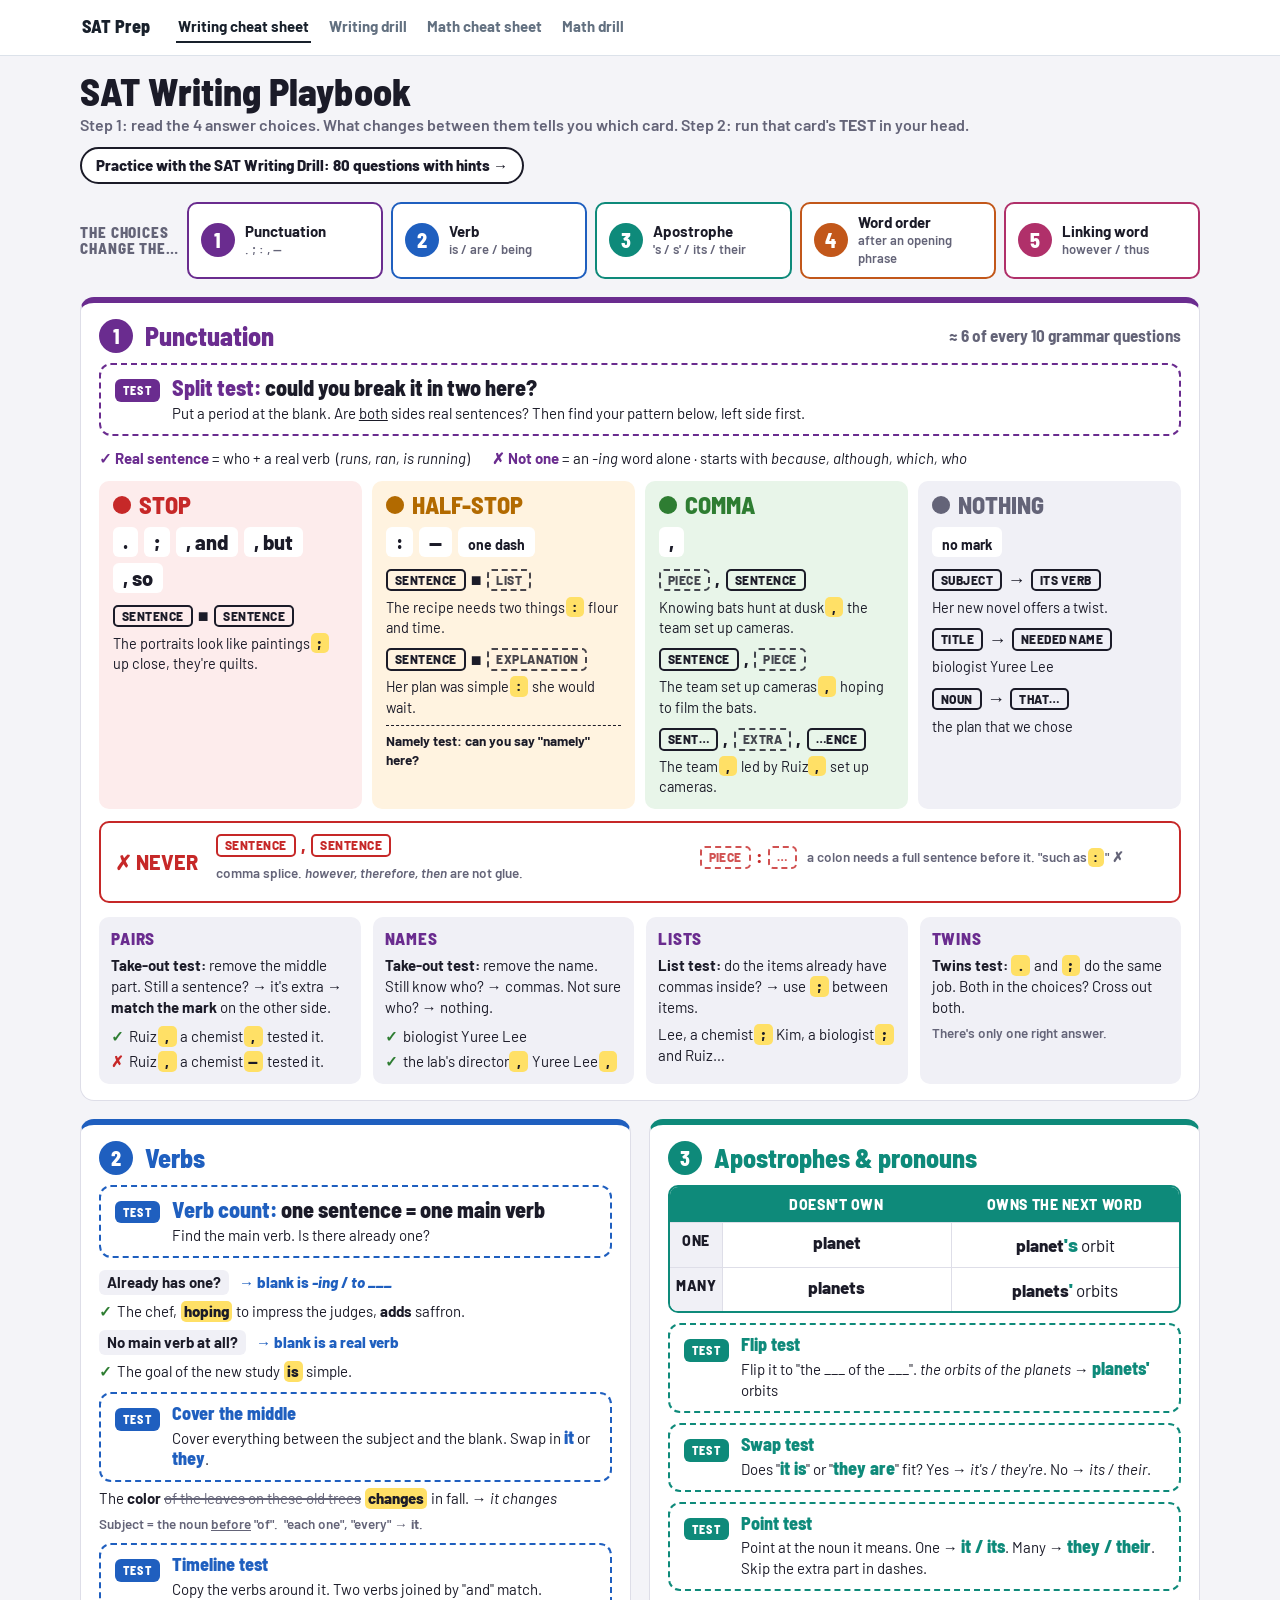
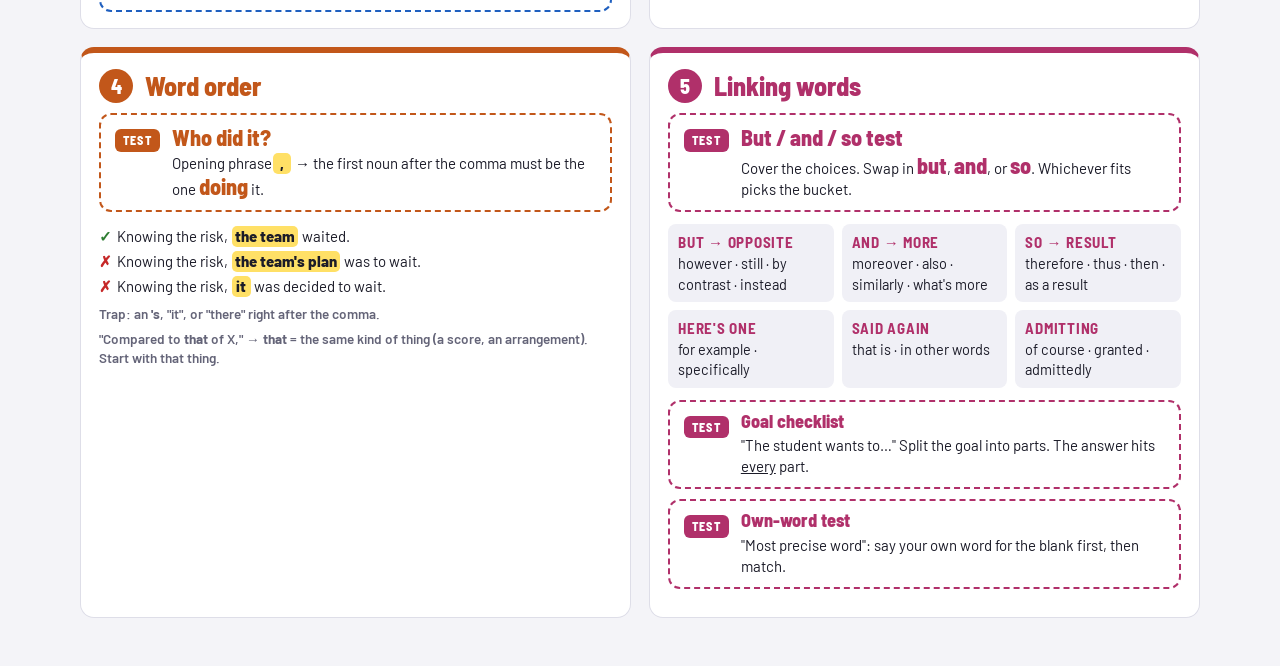
<file: writing-playbook.html>
<!doctype html>
<html lang="en">
<head>
<meta charset="utf-8">
<meta name="viewport" content="width=device-width, initial-scale=1, viewport-fit=cover">
<title>SAT Writing Playbook</title>
<link rel="stylesheet" href="https://fonts.googleapis.com/css2?family=Barlow+Semi+Condensed:wght@600;700;800&family=Barlow:wght@400;500;600;700;800&display=swap">
<style>
/* Layout: a "which card?" picker on top, then 5 numbered cards. Each card leads with a named TEST you run in your head (split, take-out, cover the middle…). Card 1 is drawn as traffic lights. Few words, big marks. */
:root{
  --paper:#F4F4F8; --card:#FFFFFF; --ink:#1B1B28; --muted:#646478; --line:#DEDEE8;
  --c1:#6A2C8F; --c2:#1F5FBF; --c3:#0E8A7A; --c4:#C2571A; --c5:#B0306A;
  --stop:#C62828; --stop-bg:#FDECEC; --half:#B26A00; --half-bg:#FFF3E0; --go:#2E7D32; --go-bg:#E8F5E9;
  --hi:#FFE066; --hi-fg:#1B1B28; --ok:#2E7D32; --bad:#C62828; --chip:#F0F0F6;
  --display:"Barlow Semi Condensed","Arial Narrow",Arial,sans-serif;
  --body:"Barlow","Helvetica Neue",Arial,sans-serif;
}
@media (prefers-color-scheme: dark){ :root:not([data-theme="light"]){
  --paper:#111118; --card:#1B1B26; --ink:#EDEDF4; --muted:#A4A4B8; --line:#30303F;
  --c1:#C08BE6; --c2:#7FB0FF; --c3:#5FD4C2; --c4:#FFA36B; --c5:#F287B8;
  --stop:#FF8A80; --stop-bg:#3A1C1C; --half:#FFC266; --half-bg:#3A2A12; --go:#8FD694; --go-bg:#1A3220;
  --hi:#6B5A00; --hi-fg:#FFF3B0; --ok:#8FD694; --bad:#FF8A80; --chip:#252532; color-scheme:dark } }
:root[data-theme="dark"]{
  --paper:#111118; --card:#1B1B26; --ink:#EDEDF4; --muted:#A4A4B8; --line:#30303F;
  --c1:#C08BE6; --c2:#7FB0FF; --c3:#5FD4C2; --c4:#FFA36B; --c5:#F287B8;
  --stop:#FF8A80; --stop-bg:#3A1C1C; --half:#FFC266; --half-bg:#3A2A12; --go:#8FD694; --go-bg:#1A3220;
  --hi:#6B5A00; --hi-fg:#FFF3B0; --ok:#8FD694; --bad:#FF8A80; --chip:#252532; color-scheme:dark }

*{box-sizing:border-box}
body{margin:0;background:var(--paper);color:var(--ink);font-family:var(--body);font-size:16px;line-height:1.4;
  padding-left:max(16px,env(safe-area-inset-left,0px));padding-right:max(16px,env(safe-area-inset-right,0px));padding-block:22px 48px}
.wrap{max-width:1120px;margin:0 auto;display:grid;gap:18px}
h1,h2,h3{font-family:var(--display);margin:0;text-wrap:balance}
h1{font-size:38px;font-weight:800;line-height:1}
.sub{color:var(--muted);font-weight:600;margin-top:4px}
:target{outline:3px solid var(--ink);outline-offset:3px;border-radius:10px}
[id]{scroll-margin-top:14px}

.mk{display:inline-block;min-width:1.25em;text-align:center;background:var(--hi);color:var(--hi-fg);font-weight:800;border-radius:5px;padding:0 .2em;margin:0 .05em}
.ex{font-size:15px;margin-top:6px}
.ex div{padding:2px 0}
.ok,.bad{font-weight:800;display:inline-block;width:1.2em}
.ok{color:var(--ok)} .bad{color:var(--bad)}
s{color:var(--muted);text-decoration-thickness:2px}
.tip{font-size:13.5px;color:var(--muted);font-weight:600;margin-top:6px}

/* picker */
.picker{display:grid;grid-template-columns:auto repeat(5,minmax(0,1fr));gap:8px;align-items:stretch}
.picker .lab{font-family:var(--display);font-weight:800;font-size:15px;text-transform:uppercase;letter-spacing:.06em;align-self:center;color:var(--muted);line-height:1.1}
.pick{display:flex;gap:10px;align-items:center;background:var(--card);border:2px solid var(--kc);border-radius:10px;padding:10px 12px;text-decoration:none;color:var(--ink);min-width:0;transition:transform .12s}
.pick:hover{transform:translateY(-2px)}
.pick:focus-visible{outline:3px solid var(--ink);outline-offset:2px}
.pick b{display:block;font-size:15px;line-height:1.15}
.pick small{display:block;color:var(--muted);font-size:13px;font-weight:600}
.num{width:34px;height:34px;border-radius:50%;display:inline-flex;align-items:center;justify-content:center;font-family:var(--display);font-weight:800;font-size:20px;color:var(--card);background:var(--kc);flex:none}
.k1{--kc:var(--c1)} .k2{--kc:var(--c2)} .k3{--kc:var(--c3)} .k4{--kc:var(--c4)} .k5{--kc:var(--c5)}

/* cards */
.card{background:var(--card);border-radius:14px;border:1px solid var(--line);border-top:6px solid var(--kc);padding:16px 18px;min-width:0}
.ch{display:flex;align-items:center;gap:12px;margin-bottom:10px}
.ch h2{font-size:26px;font-weight:800;color:var(--kc);line-height:1}
.ch .q{margin-left:auto;font-family:var(--display);font-weight:700;font-size:17px;color:var(--muted);text-align:right}

/* TEST callout: the core of every card */
.test{border:2px dashed var(--kc);border-radius:12px;padding:10px 14px;margin:0 0 12px;display:grid;grid-template-columns:auto minmax(0,1fr);gap:4px 12px;align-items:start}
.test .tag{grid-row:1/3;font-family:var(--display);font-weight:800;font-size:12px;letter-spacing:.1em;background:var(--kc);color:var(--card);border-radius:6px;padding:3px 8px;margin-top:4px}
.test b{font-family:var(--display);font-size:22px;font-weight:800;line-height:1.1;color:var(--kc)}
.test b i{font-style:normal;color:var(--ink)}
.test p{margin:0;font-size:15px}
.test.sm b{font-size:18px}
.test.sm{margin:10px 0 0}
.tests2{display:grid;grid-template-columns:1fr;gap:10px;margin-bottom:12px}
.tests2 .test{margin:0}

.sentence{display:flex;flex-wrap:wrap;gap:6px 22px;margin:0 0 12px;font-size:15px}
.sentence b{color:var(--kc)}

/* lights */
.lights{display:grid;grid-template-columns:repeat(4,minmax(0,1fr));gap:10px}
.light{border-radius:10px;padding:12px 14px;min-width:0}
.light h3{font-size:24px;font-weight:800;display:flex;align-items:center;gap:8px;line-height:1}
.light h3 i{width:18px;height:18px;border-radius:50%;flex:none;background:currentColor}
.light.stop{background:var(--stop-bg)} .light.stop h3{color:var(--stop)}
.light.half{background:var(--half-bg)} .light.half h3{color:var(--half)}
.light.go{background:var(--go-bg)} .light.go h3{color:var(--go)}
.light.none{background:var(--chip)} .light.none h3{color:var(--muted)}
.prow{margin-top:10px} .prow .ex{margin-top:4px;font-size:14.5px}
.marks{display:flex;flex-wrap:wrap;gap:6px;margin:10px 0 0}
.marks span{background:var(--card);border-radius:6px;padding:2px 10px;font-weight:800;font-size:20px;line-height:1.3}
.marks span small{font-size:14px;font-weight:700}
.pat{display:flex;flex-wrap:wrap;align-items:center;gap:5px;font-size:12px;font-weight:800;letter-spacing:.04em;text-transform:uppercase}
.pat .s{border:2px solid currentColor;border-radius:5px;padding:1px 7px}
.pat .p{border:2px dashed currentColor;border-radius:5px;padding:1px 7px;opacity:.8}
.pat .m{font-size:18px}
.mini-test{margin-top:8px;font-size:13.5px;font-weight:700;border-top:1px dashed currentColor;padding-top:6px}

.never{display:grid;grid-template-columns:auto minmax(0,1fr) minmax(0,1fr);gap:8px 18px;align-items:center;margin-top:12px;padding:10px 14px;border-radius:10px;border:2px solid var(--bad);font-weight:700}
.never .x{color:var(--bad);font-weight:800;font-size:20px;grid-row:1/3}
.never .pat{color:var(--bad)}
.never div{display:flex;flex-wrap:wrap;gap:6px 10px;align-items:center}
.never small{font-weight:600;color:var(--muted);font-size:13.5px}

.rules{display:grid;grid-template-columns:repeat(4,minmax(0,1fr));gap:12px;margin-top:14px}
.rule{background:var(--chip);border-radius:10px;padding:10px 12px;min-width:0}
.rule h3{font-size:17px;font-weight:800;text-transform:uppercase;letter-spacing:.05em;color:var(--kc)}
.rule p{margin:4px 0 0;font-size:15px}
.rule .q{display:block;font-weight:700;margin-top:4px}

.grid2{display:grid;grid-template-columns:repeat(2,minmax(0,1fr));gap:18px}

.arrow{display:flex;flex-wrap:wrap;gap:6px 10px;align-items:center;font-size:15px;margin-top:8px}
.arrow .y{background:var(--chip);border-radius:6px;padding:2px 8px;font-weight:700}
.arrow .to{color:var(--kc);font-weight:800}

.apo{display:grid;grid-template-columns:auto 1fr 1fr;border-radius:10px;overflow:hidden;border:2px solid var(--kc);text-align:center;font-size:17px}
.apo div{padding:8px 6px;border-top:1px solid var(--line);border-left:1px solid var(--line)}
.apo .h{background:var(--kc);color:var(--card);font-weight:800;font-size:14px;text-transform:uppercase;letter-spacing:.04em;border:0}
.apo .r{font-weight:800;font-size:14px;text-transform:uppercase;letter-spacing:.04em;background:var(--chip);border-left:0}
.apo b{font-weight:800}
.apo .ap{color:var(--kc);font-size:1.15em}

.buckets{display:grid;grid-template-columns:repeat(3,minmax(0,1fr));gap:8px;margin-top:4px}
.bucket{background:var(--chip);border-radius:8px;padding:8px 10px;font-size:14.5px}
.bucket b{display:block;font-family:var(--display);font-size:15px;text-transform:uppercase;letter-spacing:.05em;color:var(--kc)}

@media (max-width:900px){
  .picker{grid-template-columns:repeat(2,minmax(0,1fr))} .picker .lab{grid-column:1/-1}
  .lights,.rules{grid-template-columns:repeat(2,minmax(0,1fr))} .grid2{grid-template-columns:1fr}
  .buckets{grid-template-columns:repeat(2,minmax(0,1fr))}
}
@media (max-width:560px){
  .picker,.lights,.rules,.buckets,.tests2{grid-template-columns:1fr}
  .never{grid-template-columns:auto minmax(0,1fr)} .never .x{grid-row:1/4}
  h1{font-size:30px} .test b{font-size:19px} .ch .q{display:none}
}
@media (prefers-reduced-motion:reduce){.pick{transition:none}}
.practice{display:inline-block;margin-top:10px;font-weight:800;font-size:15px;color:var(--ink);background:var(--card);border:2px solid var(--ink);border-radius:999px;padding:6px 14px;text-decoration:none}
.practice:hover{background:var(--ink);color:var(--card)}
</style>
<style>
:root{padding-top:env(safe-area-inset-top,0px);padding-bottom:env(safe-area-inset-bottom,0px)}
[hidden]{display:none!important} img{max-width:100%}
.sitenav{margin:-22px calc(-1 * max(16px,env(safe-area-inset-right,0px))) 16px calc(-1 * max(16px,env(safe-area-inset-left,0px)));--n-bg:#FFFFFF;--n-fg:#18202B;--n-mu:#627080;--n-ln:#DCE2EA;background:var(--n-bg);border-bottom:1px solid var(--n-ln);
  font-family:"Barlow","Helvetica Neue",Arial,sans-serif;padding-left:max(16px,env(safe-area-inset-left,0px));padding-right:max(16px,env(safe-area-inset-right,0px))}
@media (prefers-color-scheme: dark){.sitenav{--n-bg:#19212B;--n-fg:#EAEFF5;--n-mu:#A0ADBC;--n-ln:#2C3644}}
.sitenav .in{max-width:1120px;margin:0 auto;display:flex;flex-wrap:wrap;gap:4px 16px;align-items:center;padding-block:10px}
.sitenav a{color:var(--n-mu);text-decoration:none;font-weight:700;font-size:15px;padding:4px 2px;border-bottom:2px solid transparent}
.sitenav a:hover{color:var(--n-fg)}
.sitenav a[aria-current="page"]{color:var(--n-fg);border-bottom-color:currentColor}
.sitenav .brand{color:var(--n-fg);font-family:"Barlow Semi Condensed","Arial Narrow",Arial,sans-serif;font-weight:800;font-size:18px;margin-right:8px}
</style>
</head>
<body>
<nav class="sitenav" aria-label="SAT prep pages"><div class="in"><a class="brand" href="index.html">SAT Prep</a><a href="writing-playbook.html" aria-current="page">Writing cheat sheet</a><a href="writing-drill.html">Writing drill</a><a href="math-playbook.html">Math cheat sheet</a><a href="math-drill.html">Math drill</a></div></nav>


<div class="wrap">

<header>
  <h1>SAT Writing Playbook</h1>
  <div class="sub">Step 1: read the 4 answer choices. What changes between them tells you which card. Step 2: run that card's <b>TEST</b> in your head.</div>
  <a class="practice" href="writing-drill.html" target="_blank" rel="noopener">Practice with the SAT Writing Drill: 80 questions with hints →</a>
</header>

<nav class="picker" aria-label="Pick a card">
  <div class="lab">The choices<br>change the…</div>
  <a class="pick k1" href="#w-engine"><span class="num">1</span><span><b>Punctuation</b><small>. ; : , —</small></span></a>
  <a class="pick k2" href="#w-verb"><span class="num">2</span><span><b>Verb</b><small>is / are / being</small></span></a>
  <a class="pick k3" href="#w-apos"><span class="num">3</span><span><b>Apostrophe</b><small>'s / s' / its / their</small></span></a>
  <a class="pick k4" href="#w-mod"><span class="num">4</span><span><b>Word order</b><small>after an opening phrase</small></span></a>
  <a class="pick k5" href="#w-trans"><span class="num">5</span><span><b>Linking word</b><small>however / thus</small></span></a>
</nav>

<!-- CARD 1 -->
<section class="card k1" id="w-engine">
  <div class="ch"><span class="num">1</span><h2>Punctuation</h2><span class="q">≈ 6 of every 10 grammar questions</span></div>

  <div class="test"><span class="tag">TEST</span><b>Split test: <i>could you break it in two here?</i></b>
    <p>Put a period at the blank. Are <u>both</u> sides real sentences? Then find your pattern below, left side first.</p></div>
  <div class="sentence">
    <span><b>✓ Real sentence</b> = who + a real verb &nbsp;(<i>runs, ran, is running</i>)</span>
    <span><b>✗ Not one</b> = an <i>-ing</i> word alone · starts with <i>because, although, which, who</i></span>
  </div>

  <div class="lights">
    <div class="light stop" id="w-stop">
      <h3><i></i>STOP</h3>
      <div class="marks"><span>.</span><span>;</span><span>, and</span><span>, but</span><span>, so</span></div>
      <div class="prow"><div class="pat"><span class="s">Sentence</span><span class="m">■</span><span class="s">Sentence</span></div>
        <div class="ex">The portraits look like paintings<span class="mk">;</span> up close, they're quilts.</div></div>
    </div>
    <div class="light half" id="w-half">
      <h3><i></i>HALF-STOP</h3>
      <div class="marks"><span>:</span><span>—</span><span><small>one dash</small></span></div>
      <div class="prow"><div class="pat"><span class="s">Sentence</span><span class="m">■</span><span class="p">list</span></div>
        <div class="ex">The recipe needs two things<span class="mk">:</span> flour and time.</div></div>
      <div class="prow"><div class="pat"><span class="s">Sentence</span><span class="m">■</span><span class="p">explanation</span></div>
        <div class="ex">Her plan was simple<span class="mk">:</span> she would wait.</div></div>
      <div class="mini-test">Namely test: can you say "namely" here?</div>
    </div>
    <div class="light go" id="w-go">
      <h3><i></i>COMMA</h3>
      <div class="marks"><span>,</span></div>
      <div class="prow"><div class="pat"><span class="p">Piece</span><span class="m">,</span><span class="s">Sentence</span></div>
        <div class="ex">Knowing bats hunt at dusk<span class="mk">,</span> the team set up cameras.</div></div>
      <div class="prow"><div class="pat"><span class="s">Sentence</span><span class="m">,</span><span class="p">piece</span></div>
        <div class="ex">The team set up cameras<span class="mk">,</span> hoping to film the bats.</div></div>
      <div class="prow"><div class="pat"><span class="s">Sent…</span><span class="m">,</span><span class="p">extra</span><span class="m">,</span><span class="s">…ence</span></div>
        <div class="ex">The team<span class="mk">,</span> led by Ruiz<span class="mk">,</span> set up cameras.</div></div>
    </div>
    <div class="light none" id="w-nothing">
      <h3><i></i>NOTHING</h3>
      <div class="marks"><span><small>no mark</small></span></div>
      <div class="prow"><div class="pat"><span class="s">Subject</span><span class="m">→</span><span class="s">its verb</span></div>
        <div class="ex">Her new novel offers a twist.</div></div>
      <div class="prow"><div class="pat"><span class="s">Title</span><span class="m">→</span><span class="s">needed name</span></div>
        <div class="ex">biologist Yuree Lee</div></div>
      <div class="prow"><div class="pat"><span class="s">Noun</span><span class="m">→</span><span class="s">that…</span></div>
        <div class="ex">the plan that we chose</div></div>
    </div>
  </div>

  <div class="never" id="w-never">
    <span class="x">✗ NEVER</span>
    <div><span class="pat"><span class="s">Sentence</span><span class="m">,</span><span class="s">Sentence</span></span><small>comma splice. <i>however, therefore, then</i> are not glue.</small></div>
    <div><span class="pat"><span class="p">Piece</span><span class="m">:</span><span class="p">…</span></span><small>a colon needs a full sentence before it. "such as<span class="mk">:</span>" ✗</small></div>
  </div>

  <div class="rules">
    <div class="rule" id="w-pairs"><h3>Pairs</h3>
      <p><b>Take-out test:</b> remove the middle part. Still a sentence? → it's extra → <b>match the mark</b> on the other side.</p>
      <div class="ex"><div><span class="ok">✓</span>Ruiz<span class="mk">,</span> a chemist<span class="mk">,</span> tested it.</div><div><span class="bad">✗</span>Ruiz<span class="mk">,</span> a chemist<span class="mk">—</span> tested it.</div></div></div>
    <div class="rule" id="w-title"><h3>Names</h3>
      <p><b>Take-out test:</b> remove the name. Still know who? → commas. Not sure who? → nothing.</p>
      <div class="ex"><div><span class="ok">✓</span>biologist Yuree Lee</div><div><span class="ok">✓</span>the lab's director<span class="mk">,</span> <span style="white-space:nowrap">Yuree Lee<span class="mk">,</span></span></div></div></div>
    <div class="rule" id="w-list"><h3>Lists</h3>
      <p><b>List test:</b> do the items already have commas inside? → use <span class="mk">;</span> between items.</p>
      <div class="ex">Lee, a chemist<span class="mk">;</span> Kim, a biologist<span class="mk">;</span> and Ruiz…</div></div>
    <div class="rule"><h3>Twins</h3>
      <p><b>Twins test:</b> <span class="mk">.</span> and <span class="mk">;</span> do the same job. Both in the choices? Cross out both.</p>
      <div class="tip">There's only one right answer.</div></div>
  </div>
</section>

<div class="grid2">

<!-- CARD 2 -->
<section class="card k2" id="w-verb">
  <div class="ch"><span class="num">2</span><h2>Verbs</h2></div>
  <div class="test"><span class="tag">TEST</span><b>Verb count: <i>one sentence = one main verb</i></b>
    <p>Find the main verb. Is there already one?</p></div>
  <div class="arrow"><span class="y">Already has one?</span><span class="to">→ blank is <i>-ing</i> / <i>to ___</i></span></div>
  <div class="ex"><span class="ok">✓</span>The chef, <span class="mk">hoping</span> to impress the judges, <b>adds</b> saffron.</div>
  <div class="arrow"><span class="y">No main verb at all?</span><span class="to">→ blank is a real verb</span></div>
  <div class="ex"><span class="ok">✓</span>The goal of the new study <span class="mk">is</span> simple.</div>

  <div class="test sm" id="w-sv"><span class="tag">TEST</span><b>Cover the middle</b>
    <p>Cover everything between the subject and the blank. Swap in <b>it</b> or <b>they</b>.</p></div>
  <div class="ex">The <b>color</b> <s>of the leaves on these old trees</s> <span class="mk">changes</span> in fall. → <i>it changes</i></div>
  <div class="tip">Subject = the noun <u>before</u> "of". &nbsp;"each one", "every" → <b>it</b>.</div>

  <div class="test sm" id="w-tense"><span class="tag">TEST</span><b>Timeline test</b>
    <p>Copy the verbs around it. Two verbs joined by "and" match.</p></div>
</section>

<!-- CARD 3 -->
<section class="card k3" id="w-apos">
  <div class="ch"><span class="num">3</span><h2>Apostrophes &amp; pronouns</h2></div>
  <div class="apo">
    <div class="h"></div><div class="h">doesn't own</div><div class="h">owns the next word</div>
    <div class="r">one</div><div><b>planet</b></div><div><b>planet<span class="ap">'s</span></b> orbit</div>
    <div class="r">many</div><div><b>planets</b></div><div><b>planets<span class="ap">'</span></b> orbits</div>
  </div>
  <div class="test sm"><span class="tag">TEST</span><b>Flip test</b>
    <p>Flip it to "the ___ of the ___". <i>the orbits of the planets</i> → <b>planets'</b> orbits</p></div>
  <div class="test sm" id="w-pro"><span class="tag">TEST</span><b>Swap test</b>
    <p>Does "<b>it is</b>" or "<b>they are</b>" fit? Yes → <i>it's / they're</i>. No → <i>its / their</i>.</p></div>
  <div class="test sm"><span class="tag">TEST</span><b>Point test</b>
    <p>Point at the noun it means. One → <b>it / its</b>. Many → <b>they / their</b>. Skip the extra part in dashes.</p></div>
</section>

<!-- CARD 4 -->
<section class="card k4" id="w-mod">
  <div class="ch"><span class="num">4</span><h2>Word order</h2></div>
  <div class="test"><span class="tag">TEST</span><b>Who did it?</b>
    <p>Opening phrase<span class="mk">,</span> → the first noun after the comma must be the one <b>doing</b> it.</p></div>
  <div class="ex">
    <div><span class="ok">✓</span>Knowing the risk, <span class="mk">the team</span> waited.</div>
    <div><span class="bad">✗</span>Knowing the risk, <span class="mk">the team's plan</span> was to wait.</div>
    <div><span class="bad">✗</span>Knowing the risk, <span class="mk">it</span> was decided to wait.</div>
  </div>
  <div class="tip">Trap: an <b>'s</b>, "it", or "there" right after the comma.</div>
  <div class="tip">"Compared to <b>that</b> of X," → <b>that</b> = the same kind of thing (a score, an arrangement). Start with that thing.</div>
</section>

<!-- CARD 5 -->
<section class="card k5" id="w-trans">
  <div class="ch"><span class="num">5</span><h2>Linking words</h2></div>
  <div class="test"><span class="tag">TEST</span><b>But / and / so test</b>
    <p>Cover the choices. Swap in <b>but</b>, <b>and</b>, or <b>so</b>. Whichever fits picks the bucket.</p></div>
  <div class="buckets">
    <div class="bucket"><b>but → Opposite</b>however · still · by contrast · instead</div>
    <div class="bucket"><b>and → More</b>moreover · also · similarly · what's more</div>
    <div class="bucket"><b>so → Result</b>therefore · thus · then · as a result</div>
    <div class="bucket"><b>Here's one</b>for example · specifically</div>
    <div class="bucket"><b>Said again</b>that is · in other words</div>
    <div class="bucket"><b>Admitting</b>of course · granted · admittedly</div>
  </div>
  <div class="tests2" style="margin-top:12px">
    <div class="test sm" id="w-synth" style="margin:0"><span class="tag">TEST</span><b>Goal checklist</b><p>"The student wants to…" Split the goal into parts. The answer hits <u>every</u> part.</p></div>
    <div class="test sm" id="w-words" style="margin:0"><span class="tag">TEST</span><b>Own-word test</b><p>"Most precise word": say your own word for the blank first, then match.</p></div>
  </div>
</section>

</div>
</div>

</body>
</html>
</file>
